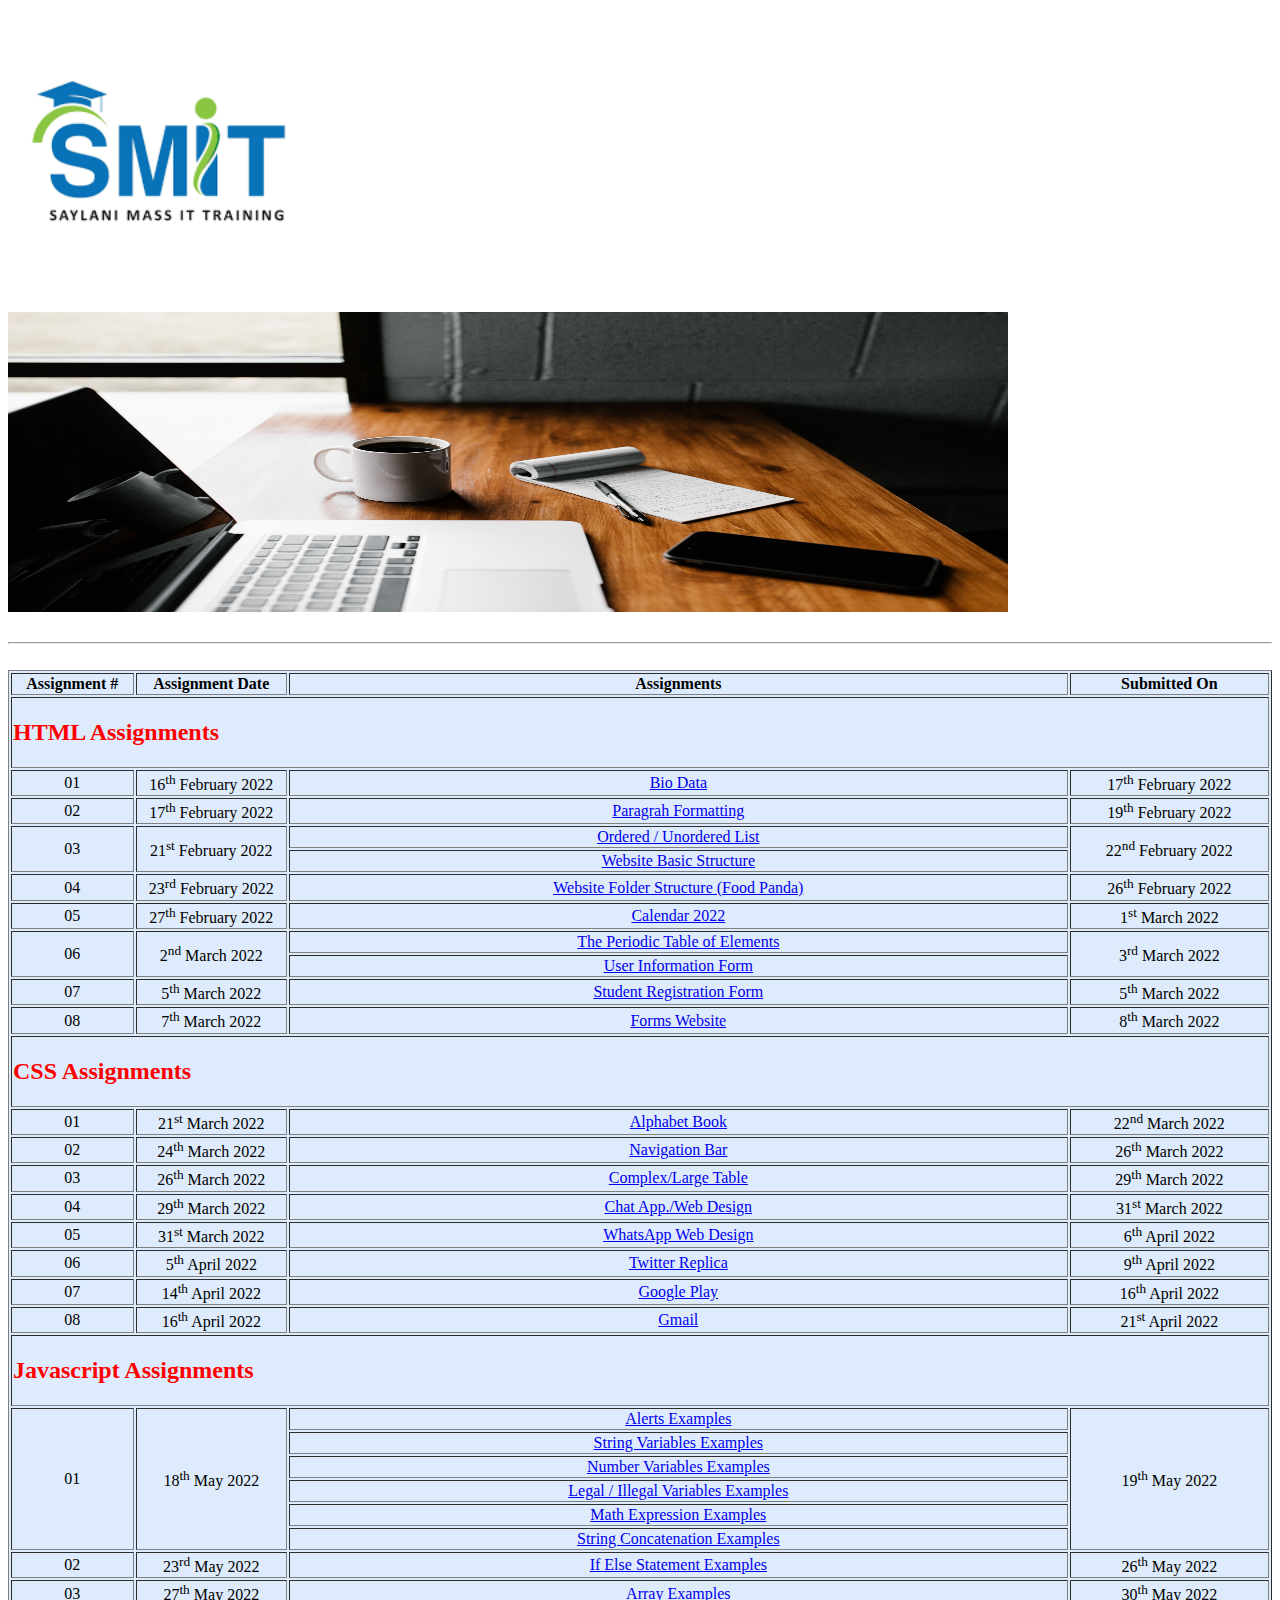
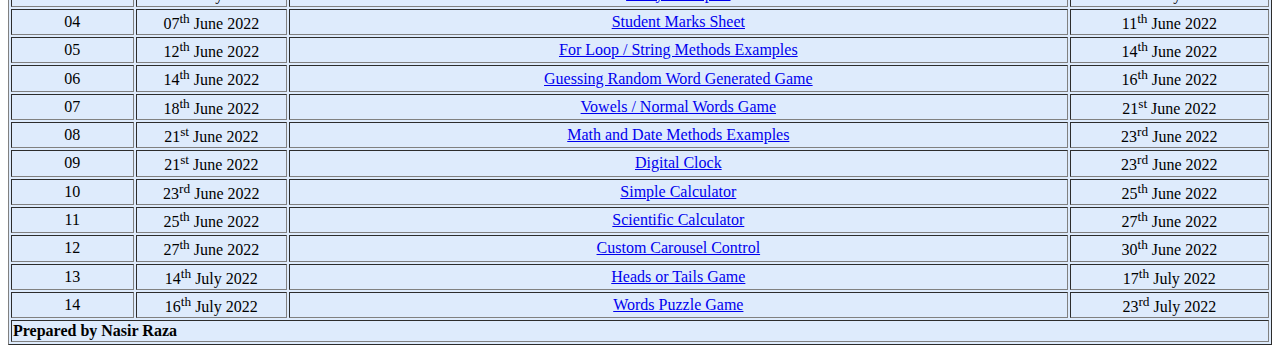
<file: index.html>
<!-- Coded by 
	 Name	: Nasir Raza
	 Roll #	: KH01210813250
-->

<!DOCTYPE HTML>
<html>

<head>
    <title>
        Assignments Home Page
    </title>
</head>

<body>

    <img src="./SMIT-logo.png" alt="SMIT logo" title="SMIT logo" height="300" />
    <img src="./Assignment.jpg" alt="Assignment" title="Assignment" width="1000" height="300" />
    <br />
    <br />
    <hr />
    <br />
    <table border="1" bgcolor="#deebfc" style="text-align: center;">
        <thead>
            <tr>

                <th width="120">Assignment #</th>
                <th width="150">Assignment Date</th>
                <th width="800">Assignments</th>
                <th width="200">Submitted On</th>
            </tr>
        </thead>
        <tbody>
            <tr>
                <td colspan="4"><h2 style="text-align: left; color:red;">HTML Assignments</h2></td>
            </tr>
            <tr>
                <td>01</td>
                <td>16<sup>th</sup> February 2022</td>
                <td><a href="./Assignment-1/Assignment-1.html" target="_blank">Bio Data</a></td>
                <td>17<sup>th</sup> February 2022</td>
            </tr>
            <tr>
                <td>02</td>
                <td>17<sup>th</sup> February 2022</td>
                <td><a href="./Assignment-2/Assignment-2.html" target="_blank">Paragrah Formatting</a></td>
                <td>19<sup>th</sup> February 2022</td>
            </tr>

            <tr>
                <td rowspan="2">03</td>
                <td rowspan="2">21<sup>st</sup> February 2022</td>
                <td><a href="./Assignment-3/Assignment-3a.html" target="_blank">Ordered / Unordered List</a></td>
                <td rowspan="2">22<sup>nd</sup> February 2022</td>
            </tr>

            <tr>
                <td><a href="./Assignment-3/index.html" target="_blank">Website Basic Structure</a></td>
            </tr>

            <tr>
                <td>04</td>
                <td>23<sup>rd</sup> February 2022</td>
                <td><a href="./Assignment-4/Food Panda/index.html" target="_blank">Website Folder Structure (Food
                        Panda)</a></td>
                <td>26<sup>th</sup> February 2022</td>
            </tr>

            <tr>
                <td>05</td>
                <td>27<sup>th</sup> February 2022</td>
                <td><a href="./Assignment-5/calendar.html" target="_blank">Calendar 2022</a></td>
                <td>1<sup>st</sup> March 2022</td>
            </tr>
            <tr>
                <td rowspan="2">06</td>
                <td rowspan="2">2<sup>nd</sup> March 2022</td>
                <td><a href="./Assignment-6/periodictable.html" target="_blank">The Periodic Table of Elements</a></td>
                <td rowspan="2">3<sup>rd</sup> March 2022</td>
            </tr>
            <tr>
                <td><a href="./Assignment-6/userinfoform.html" target="_blank">User Information Form</a></td>
            </tr>
            <tr>
                <td>07</td>
                <td>5<sup>th</sup> March 2022</td>
                <td><a href="./Assignment-7/studentreg.html" target="_blank">Student Registration Form</a></td>
                <td>5<sup>th</sup> March 2022</td>
            </tr>
            <tr>
                <td>08</td>
                <td>7<sup>th</sup> March 2022</td>
                <td><a href="./Assignment-8/index.html" target="_blank">Forms Website</a></td>
                <td>8<sup>th</sup> March 2022</td>
            </tr>
            <tr>
                <td colspan="4"><h2 style="text-align: left; color:red;">CSS Assignments</h2></td>
            </tr>
            <tr>
                <td>01</td>
                <td>21<sup>st</sup> March 2022</td>
                <td><a href="./CSS/Assignment-2/index.html" target="_blank">Alphabet Book</a></td>
                <td>22<sup>nd</sup> March 2022</td>
            </tr>
            <tr>
                <td>02</td>
                <td>24<sup>th</sup> March 2022</td>
                <td><a href="./CSS/Assignment-3/index.html" target="_blank">Navigation Bar</a></td>
                <td>26<sup>th</sup> March 2022</td>
            </tr>
            <tr>
                <td>03</td>
                <td>26<sup>th</sup> March 2022</td>
                <td><a href="./CSS/Assignment-4/index.html" target="_blank">Complex/Large Table</a></td>
                <td>29<sup>th</sup> March 2022</td>
            </tr>
            <tr>
                <td>04</td>
                <td>29<sup>th</sup> March 2022</td>
                <td><a href="./CSS/Assignment-5/index.html" target="_blank">Chat App./Web Design</a></td>
                <td>31<sup>st</sup> March 2022</td>
            </tr>
            <tr>
                <td>05</td>
                <td>31<sup>st</sup> March 2022</td>
                <td><a href="./CSS/Assignment-7/index.html" target="_blank">WhatsApp Web Design</a></td>
                <td>6<sup>th</sup> April 2022</td>
            </tr>
            <tr>
                <td>06</td>
                <td>5<sup>th</sup> April 2022</td>
                <td><a href="./CSS/Assignment-6/index.html" target="_blank">Twitter Replica</a></td>
                <td>9<sup>th</sup> April 2022</td>
            </tr>
            <tr>
                <td>07</td>
                <td>14<sup>th</sup> April 2022</td>
                <td><a href="./CSS/Assignment-8/index.html" target="_blank">Google Play</a></td>
                <td>16<sup>th</sup> April 2022</td>
            </tr>
            <tr>
                <td>08</td>
                <td>16<sup>th</sup> April 2022</td>
                <td><a href="./CSS/Assignment-9/index.html" target="_blank">Gmail</a></td>
                <td>21<sup>st</sup> April 2022</td>
            </tr>
			<tr>
                <td colspan="4"><h2 style="text-align: left; color:red;">Javascript Assignments</h2></td>
            </tr>
            <tr>
                <td rowspan="6">01</td>
                <td rowspan="6">18<sup>th</sup> May 2022</td>
                <td><a href="./JS/Assignment-1/alerts.html" target="_blank">Alerts Examples</a></td>
                <td rowspan="6">19<sup>th</sup> May 2022</td>
            </tr>
            <tr>
                <td><a href="./JS/Assignment-1/stringVariables.html" target="_blank">String Variables Examples</a></td>
            </tr>
            <tr>
                <td><a href="./JS/Assignment-1/numberVariables.html" target="_blank">Number Variables Examples</a></td>
            </tr>
            <tr>
                <td><a href="./JS/Assignment-1/illegalLegalVariableName.html" target="_blank">Legal / Illegal Variables Examples</a></td>
            </tr>
            <tr>
                 <td><a href="./JS/Assignment-1/mathExpression.html" target="_blank">Math Expression Examples</a></td>
            </tr>
            <tr>
                <td><a href="./JS/Assignment-1/concatenateStrings.html" target="_blank">String Concatenation Examples</a></td>
            </tr>
            <tr>
                <td>02</td>
                <td>23<sup>rd</sup> May 2022</td>
                <td><a href="./JS/Assignment-2/index.html" target="_blank">If Else Statement Examples</a></td>
                <td>26<sup>th</sup> May 2022</td>
            </tr>
            <tr>
                <td>03</td>
                <td>27<sup>th</sup> May 2022</td>
                <td><a href="./JS/Assignment-3/index.html" target="_blank">Array Examples</a></td>
                <td>30<sup>th</sup> May 2022</td>
            </tr>
            <tr>
                <td>04</td>
                <td>07<sup>th</sup> June 2022</td>
                <td><a href="./JS/Assignment-4/index.html" target="_blank">Student Marks Sheet</a></td>
                <td>11<sup>th</sup> June 2022</td>
            </tr>
            <tr>
                <td>05</td>
                <td>12<sup>th</sup> June 2022</td>
                <td><a href="./JS/Assignment-5/index.html" target="_blank">For Loop / String Methods Examples</a></td>
                <td>14<sup>th</sup> June 2022</td>
            </tr>
            <tr>
                <td>06</td>
                <td>14<sup>th</sup> June 2022</td>
                <td><a href="./JS/Assignment-6/index.html" target="_blank">Guessing Random Word Generated Game</a></td>
                <td>16<sup>th</sup> June 2022</td>
            </tr>
            <tr>
                <td>07</td>
                <td>18<sup>th</sup> June 2022</td>
                <td><a href="./JS/Assignment-7/index.html" target="_blank">Vowels / Normal Words Game</a></td>
                <td>21<sup>st</sup> June 2022</td>
            </tr>
            <tr>
                <td>08</td>
                <td>21<sup>st</sup> June 2022</td>
                <td><a href="./JS/Assignment-8/index.html" target="_blank">Math and Date Methods Examples</a></td>
                <td>23<sup>rd</sup> June 2022</td>
            </tr>
            <tr>
                <td>09</td>
                <td>21<sup>st</sup> June 2022</td>
                <td><a href="./JS/Assignment-9/index.html" target="_blank">Digital Clock</a></td>
                <td>23<sup>rd</sup> June 2022</td>
            </tr>

            


            <tr>
                <td>10</td>
                <td>23<sup>rd</sup> June 2022</td>
                <td><a href="./JS/Assignment-10/index.html" target="_blank">Simple Calculator</a></td>
                <td>25<sup>th</sup> June 2022</td>
            </tr>



            <tr>
                <td>11</td>
                <td>25<sup>th</sup> June 2022</td>
                <td><a href="./JS/Assignment-11/index.html" target="_blank">Scientific Calculator</a></td>
                <td>27<sup>th</sup> June 2022</td>
            </tr>


            <tr>
                <td>12</td>
                <td>27<sup>th</sup> June 2022</td>
                <td><a href="./JS/Assignment-12/index.html" target="_blank">Custom Carousel Control</a></td>
                <td>30<sup>th</sup> June 2022</td>
            </tr>


            <tr>
                <td>13</td>
                <td>14<sup>th</sup> July 2022</td>
                <td><a href="./JS/Assignment-13/index.html" target="_blank">Heads or Tails Game</a></td>
                <td>17<sup>th</sup> July 2022</td>
            </tr>


            <tr>
                <td>14</td>
                <td>16<sup>th</sup> July 2022</td>
                <td><a href="./JS/Assignment-14/index.html" target="_blank">Words Puzzle Game</a></td>
                <td>23<sup>rd</sup> July 2022</td>
            </tr>
        </tbody>
        <tfoot>
            <tr>
                <th colspan="4" style="text-align: left;">Prepared by Nasir Raza</th>
            </tr>
        </tfoot>
    </table>
</body>
</html>
</file>
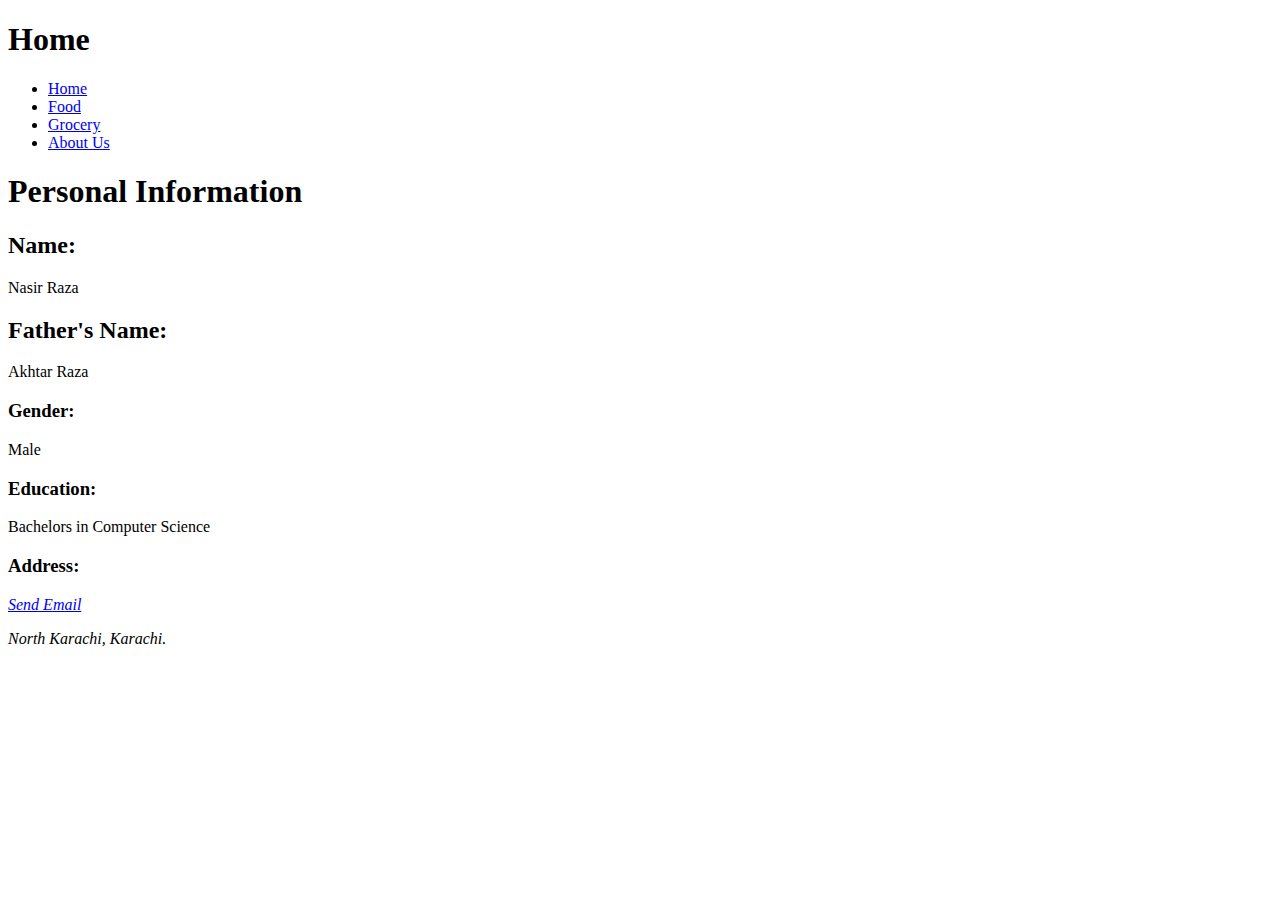
<file: Assignment-3/index.html>
<!-- Coded by 
	 Name	: Nasir Raza
	 Roll #	: KH01210813250
-->

<!DOCTYPE HTML>
<html>
	<head>
		<title>
			Web Home Page
		</title>
	</head>
	<body>
	
	
		<h1>Home</h1>
			<ul>
				<li><a href="index.html">Home</a></li>
				<li><a href="food.html">Food</a></li>
				<li><a href="grocery.html">Grocery</a></li>
				<li><a href="about.html">About Us</a></li>
			</ul>
		
		<h1>Personal Information</h1>
		
		<h2>Name:</h2>
		<p>Nasir Raza</p>
		
		<h2>Father's Name:</h2>
		<p>Akhtar Raza</p>
		
		<h3>Gender:</h2>
		<p>Male</p>
		
		<h3>Education:</h2>
		<p>Bachelors in Computer Science</p>
		
		<h3>Address:</h2>
		<address>
			<p><a href="mailto:send2raza@gmail.com">Send Email</a></p>
			<p>North Karachi, Karachi.</p>
		</address>
	</body>
</html>
</file>
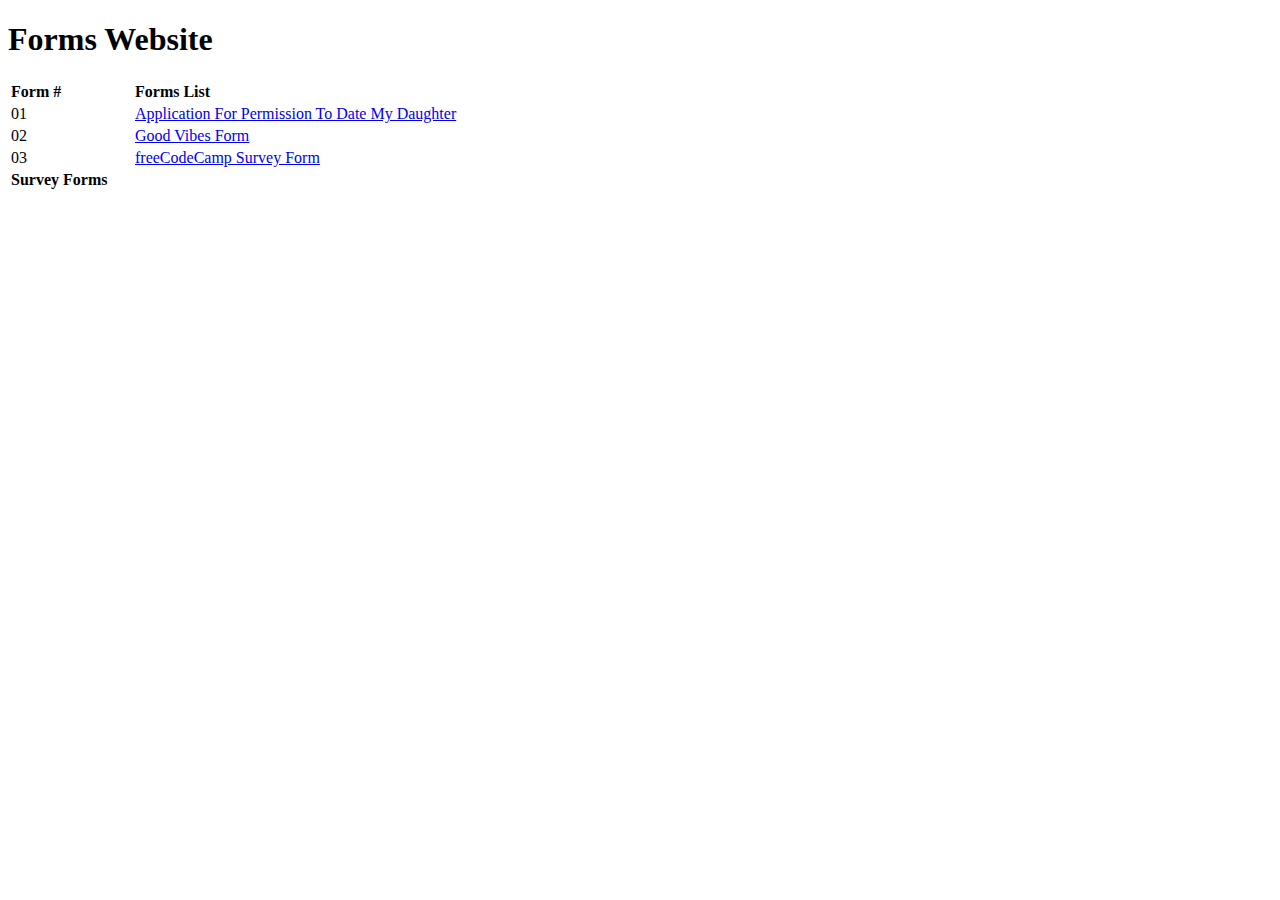
<file: Assignment-8/index.html>
<!-- Coded by 
	 Name	: Nasir Raza
	 Roll #	: KH01210813250
-->

<!DOCTYPE HTML>
<html>

<head>
    <title>
        Forms Website Home Page
    </title>
</head>

<body>

    <h1>Forms Website</h1>
    
    <table style="text-align: left;">
        <thead>
            <tr>

                <th width="120">Form #</th>
                <th width="650">Forms List</th>
            </tr>
        </thead>
        <tbody>
            <tr>
                <td>01</td>
                <td><a href="./appformptdmd.html" target="_blank">Application For Permission To Date My Daughter</a></td>
            </tr>
            <tr>
                <td>02</td>
                <td><a href="./gvform.html" target="_blank">Good Vibes Form</a></td>
            </tr>

            <tr>
                <td>03</td>
                <td><a href="./fccsform.html" target="_blank">freeCodeCamp Survey Form</a></td>
            </tr>

        </tbody>
        <tfoot>
            <tr>
                <th colspan="2" style="text-align: left;">Survey Forms</th>
            </tr>
        </tfoot>
    </table>
</body>
</html>
</file>
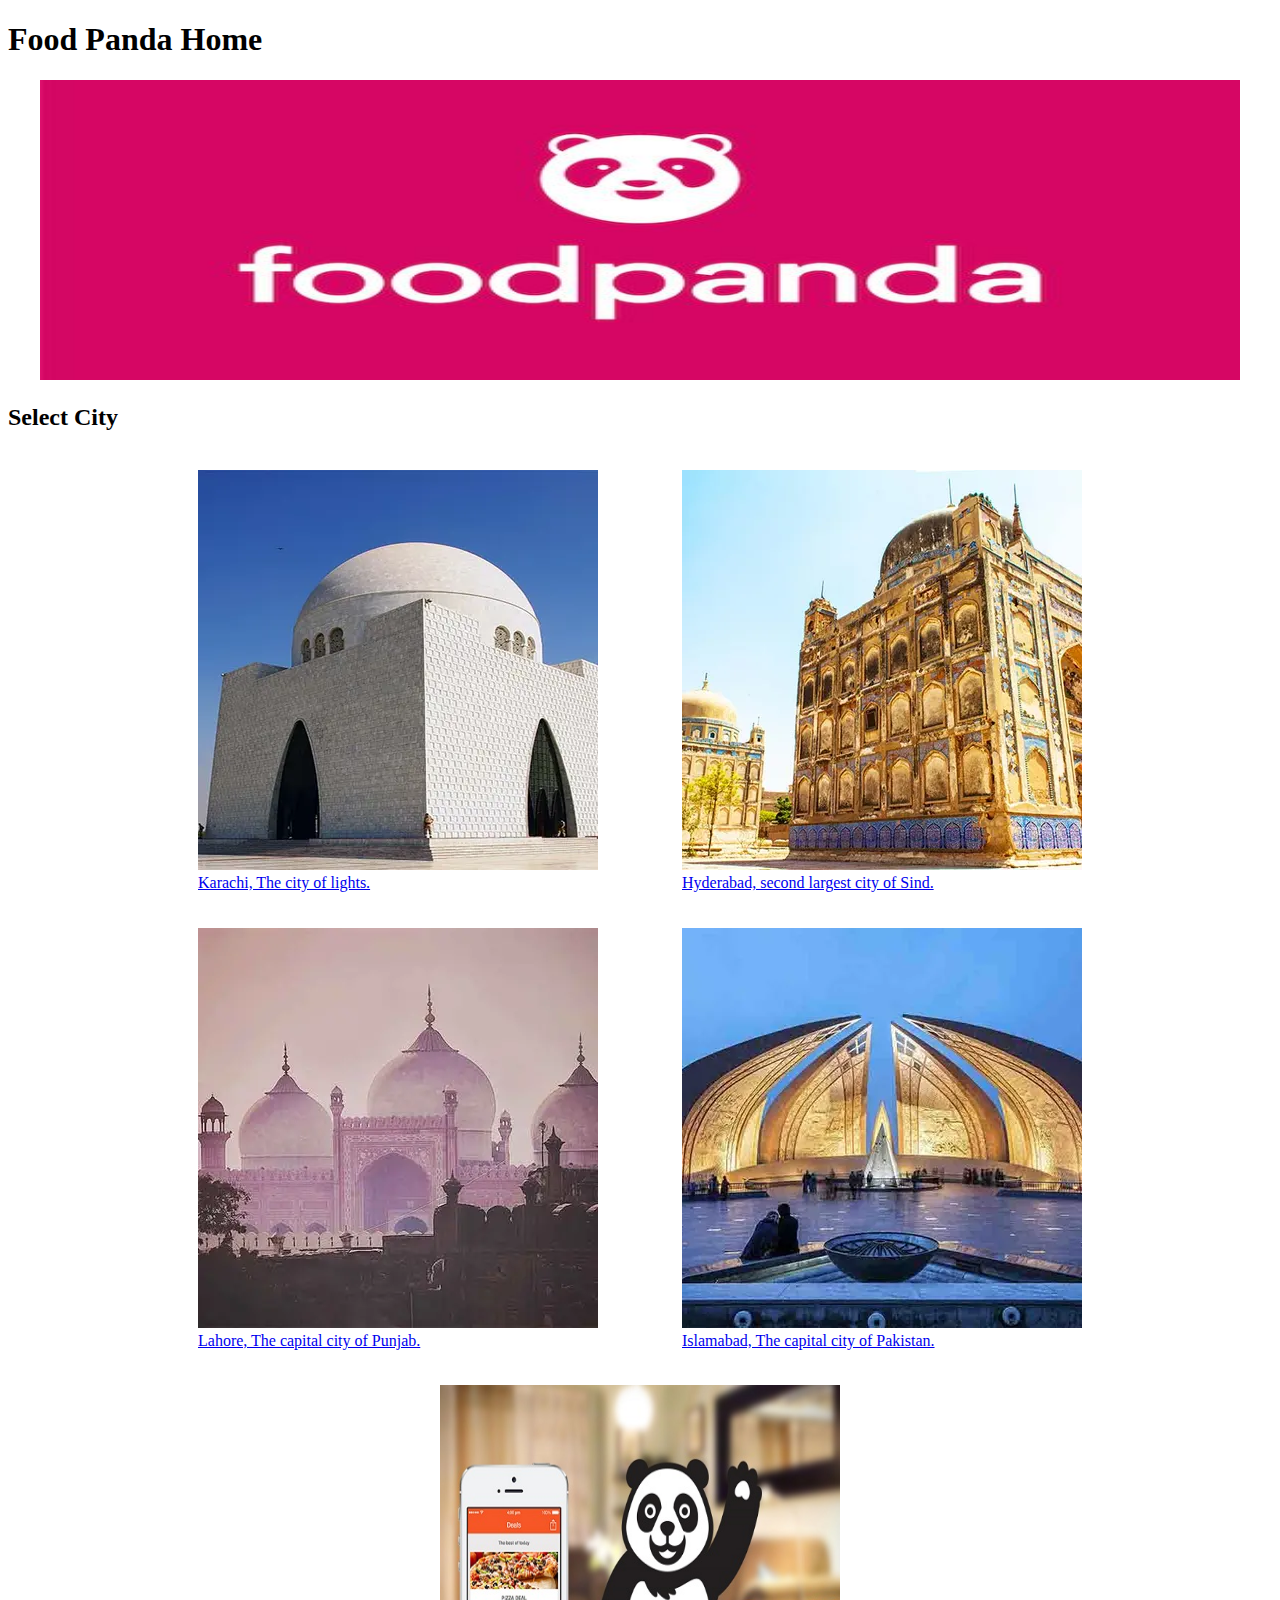
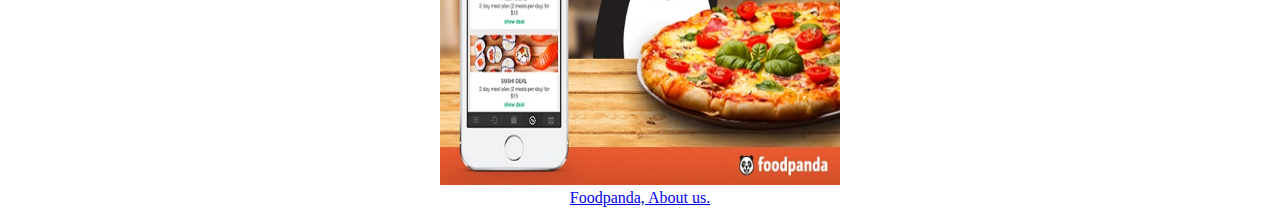
<file: Assignment-4/Food Panda/index.html>
<!-- Coded by 
	 Name	: Nasir Raza
	 Roll #	: KH01210813250
-->

<!DOCTYPE HTML>
<html>

<head>
    <title>
        Food Panda Home Page
    </title>
</head>

<body>

    <h1>Food Panda Home</h1>
    <p align="center">
        <img src="./images/FOODPANDA-UO.jpeg" alt="Foodpanda" , title="Foodpanda" width="1200" height="300">
    </p>
    <h2>Select City</h2>

    <div align="center">
        <table>
            <tr>
                <td>
                    <figure>
                        <a href="./Cities/Karachi/index.html">
                            <img src="./images/Karachi.jpeg" alt="Karachi City" , title="Karachi City" width="400"
                                height="400">
                            <figcaption>Karachi, The city of lights.</figcaption>
                        </a>
                    </figure>
                </td>
                <td>
                    <figure>
                        <a href="./Cities/Hyderabad/index.html">
                            <img src="./images/Hyderabad.jpeg" alt="Hyderabad City" , title="Hyderabad City" width="400"
                                height="400">
                            <figcaption>Hyderabad, second largest city of Sind.</figcaption>
                        </a>
                    </figure>
                </td>
            </tr>

            <tr>
                <td>
                    <figure>
                        <a href="./Cities/Lahore/index.html">
                            <img src="./images/Lahore.jpeg" alt="Lahore City" , title="Lahore City" width="400"
                                height="400">
                            <figcaption>Lahore, The capital city of Punjab.</figcaption>
                        </a>
                    </figure>
                </td>
                <td>
                    <figure>
                        <a href="./Cities/Islamabad/index.html">
                            <img src="./images/Islamabad.jpeg" alt="Islamabad City" , title="Islamabad City" width="400"
                                height="400">
                            <figcaption>Islamabad, The capital city of Pakistan.</figcaption>
                        </a>
                    </figure>
                </td>
            </tr>
        </table>
        <figure>
            <a href="./about.html">
                <img src="./images/FoodPanda banner.jpeg" alt="About us" , title="About us" width="400" height="400">
                <figcaption>Foodpanda, About us.</figcaption>
            </a>
        </figure>

    </div>
</body>

</html>
</file>
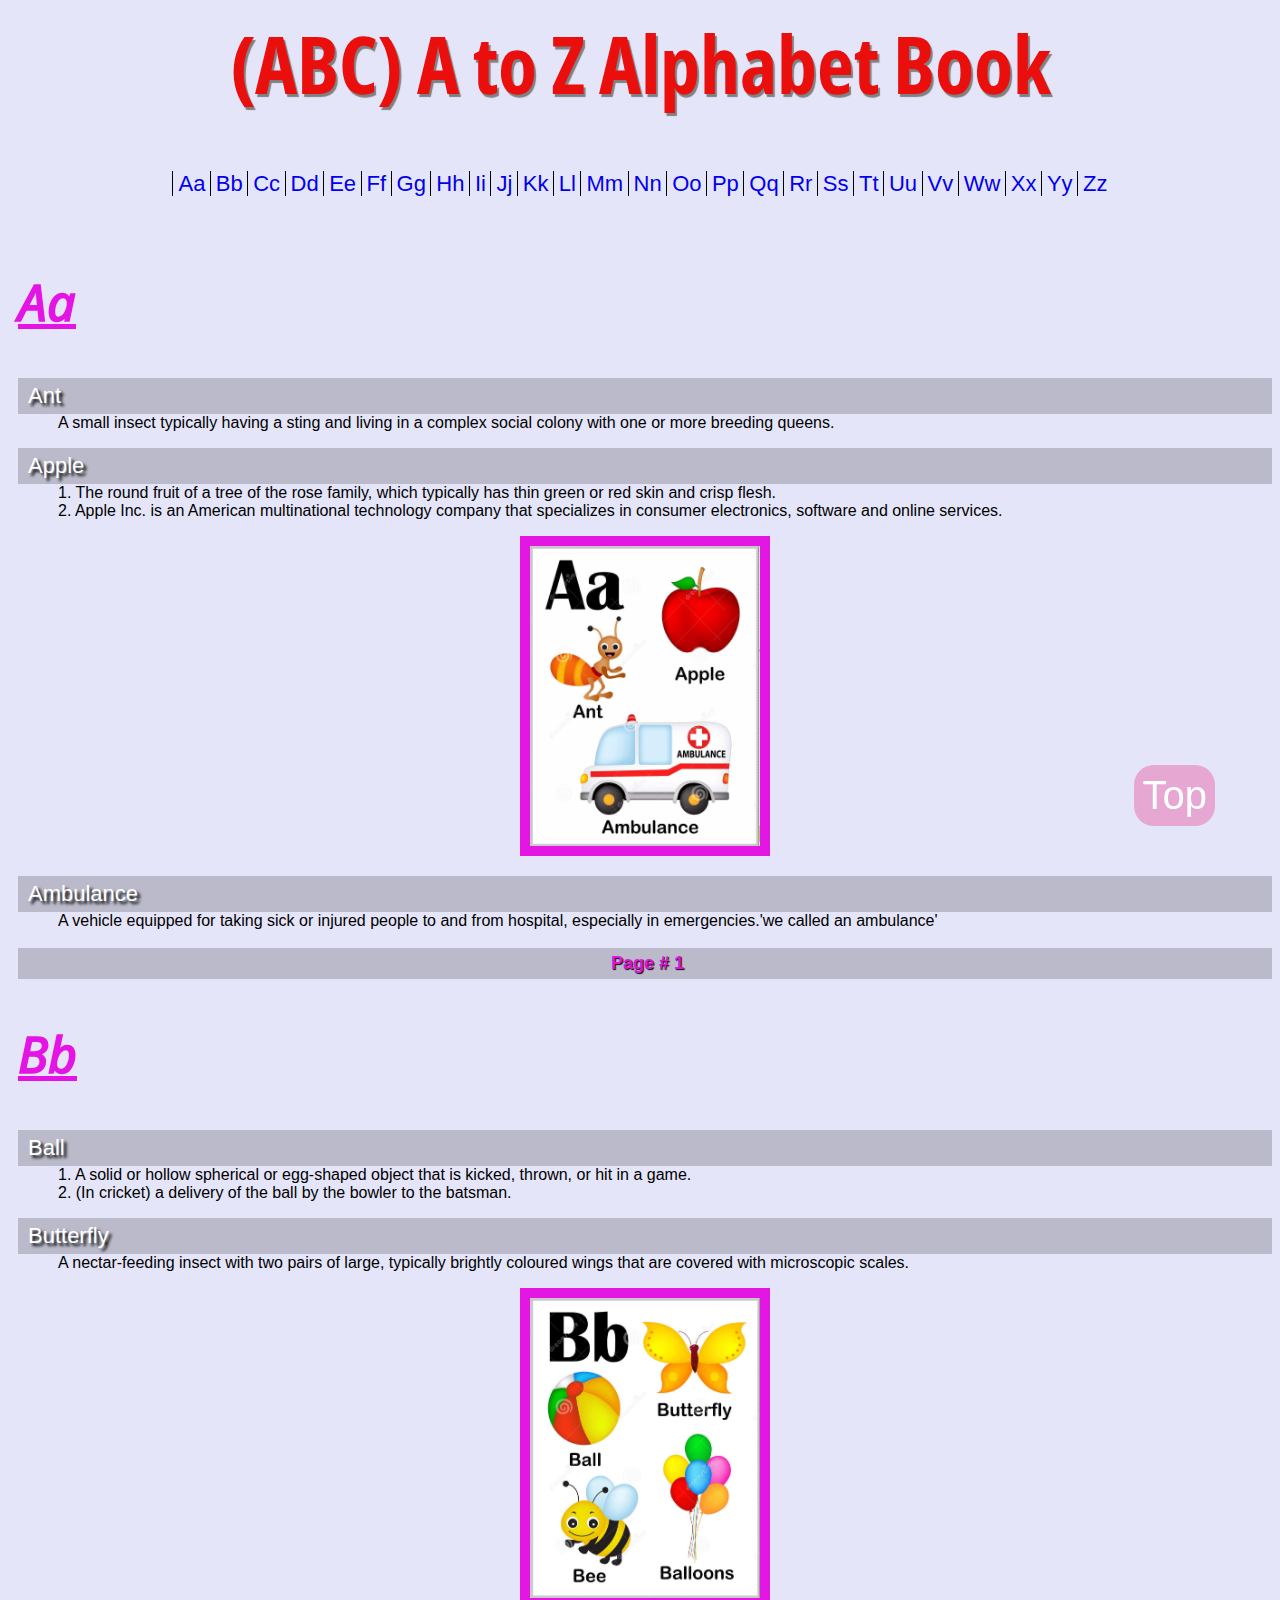
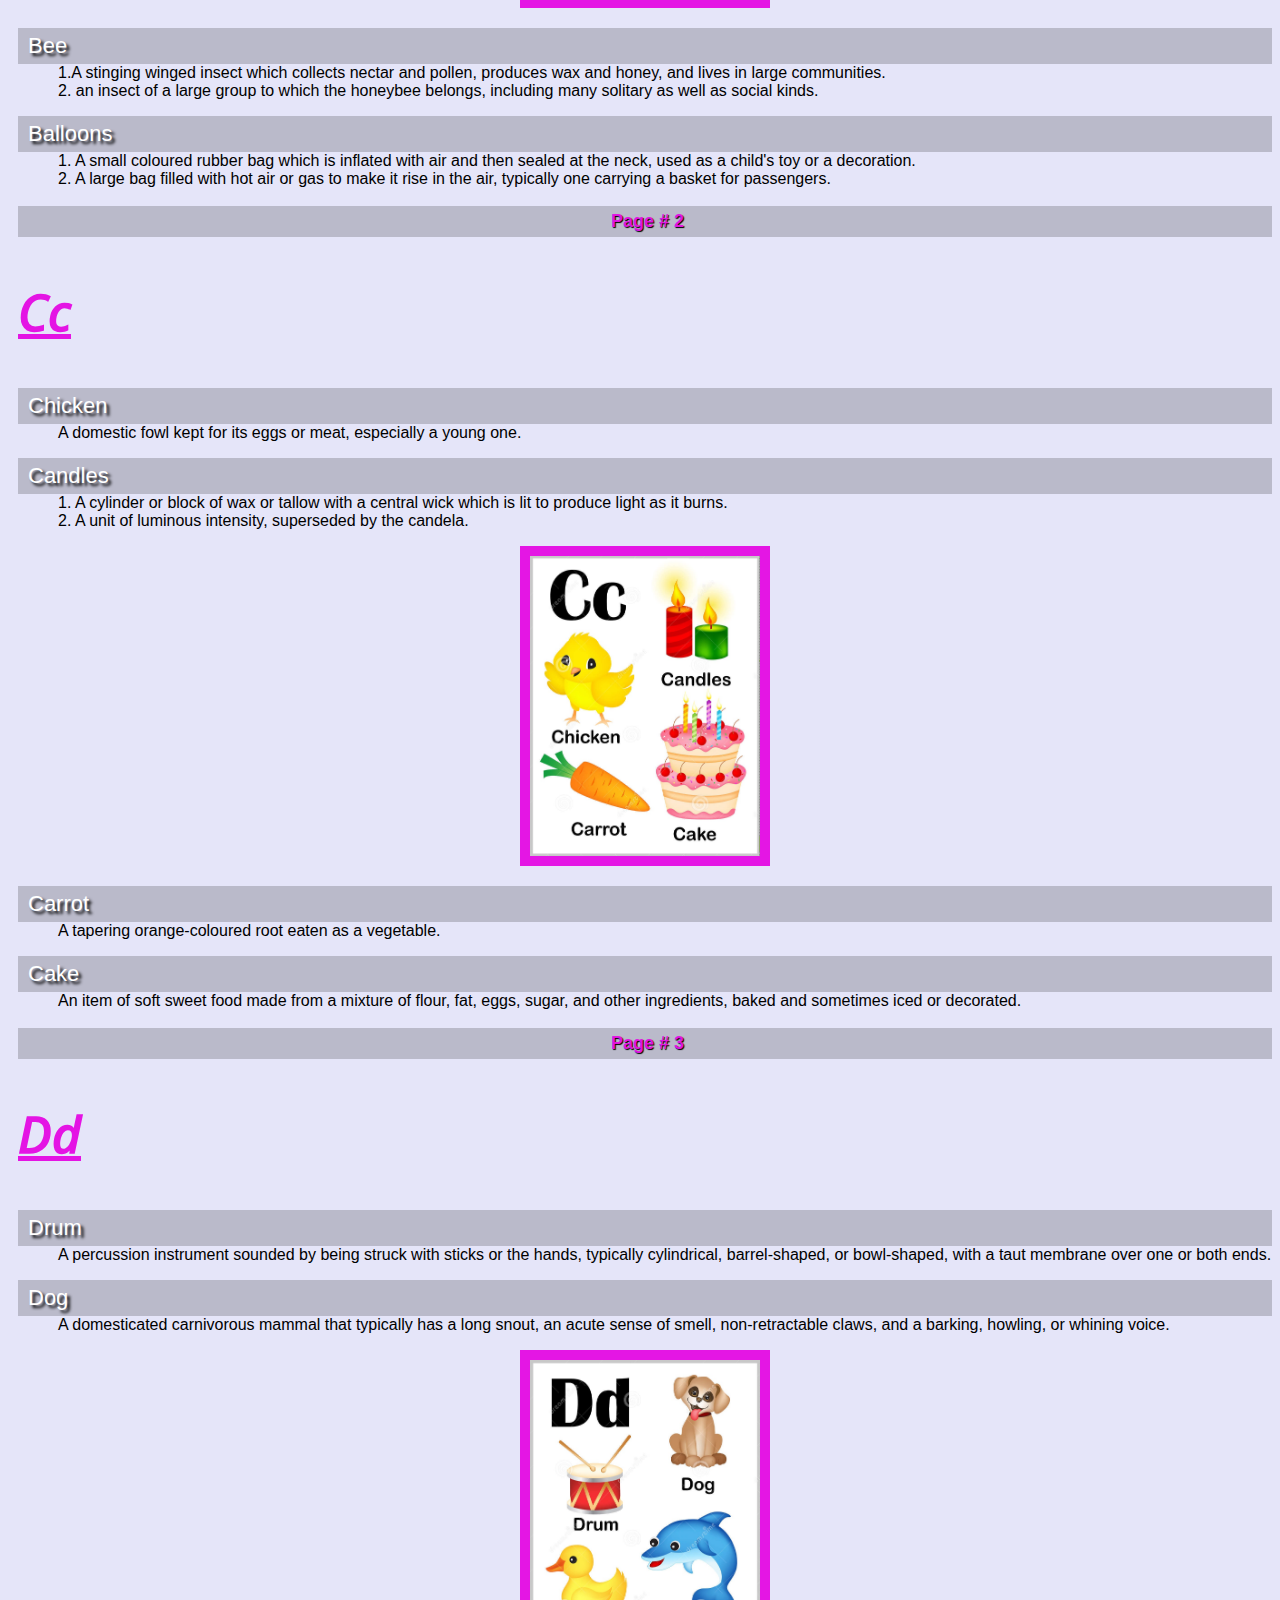
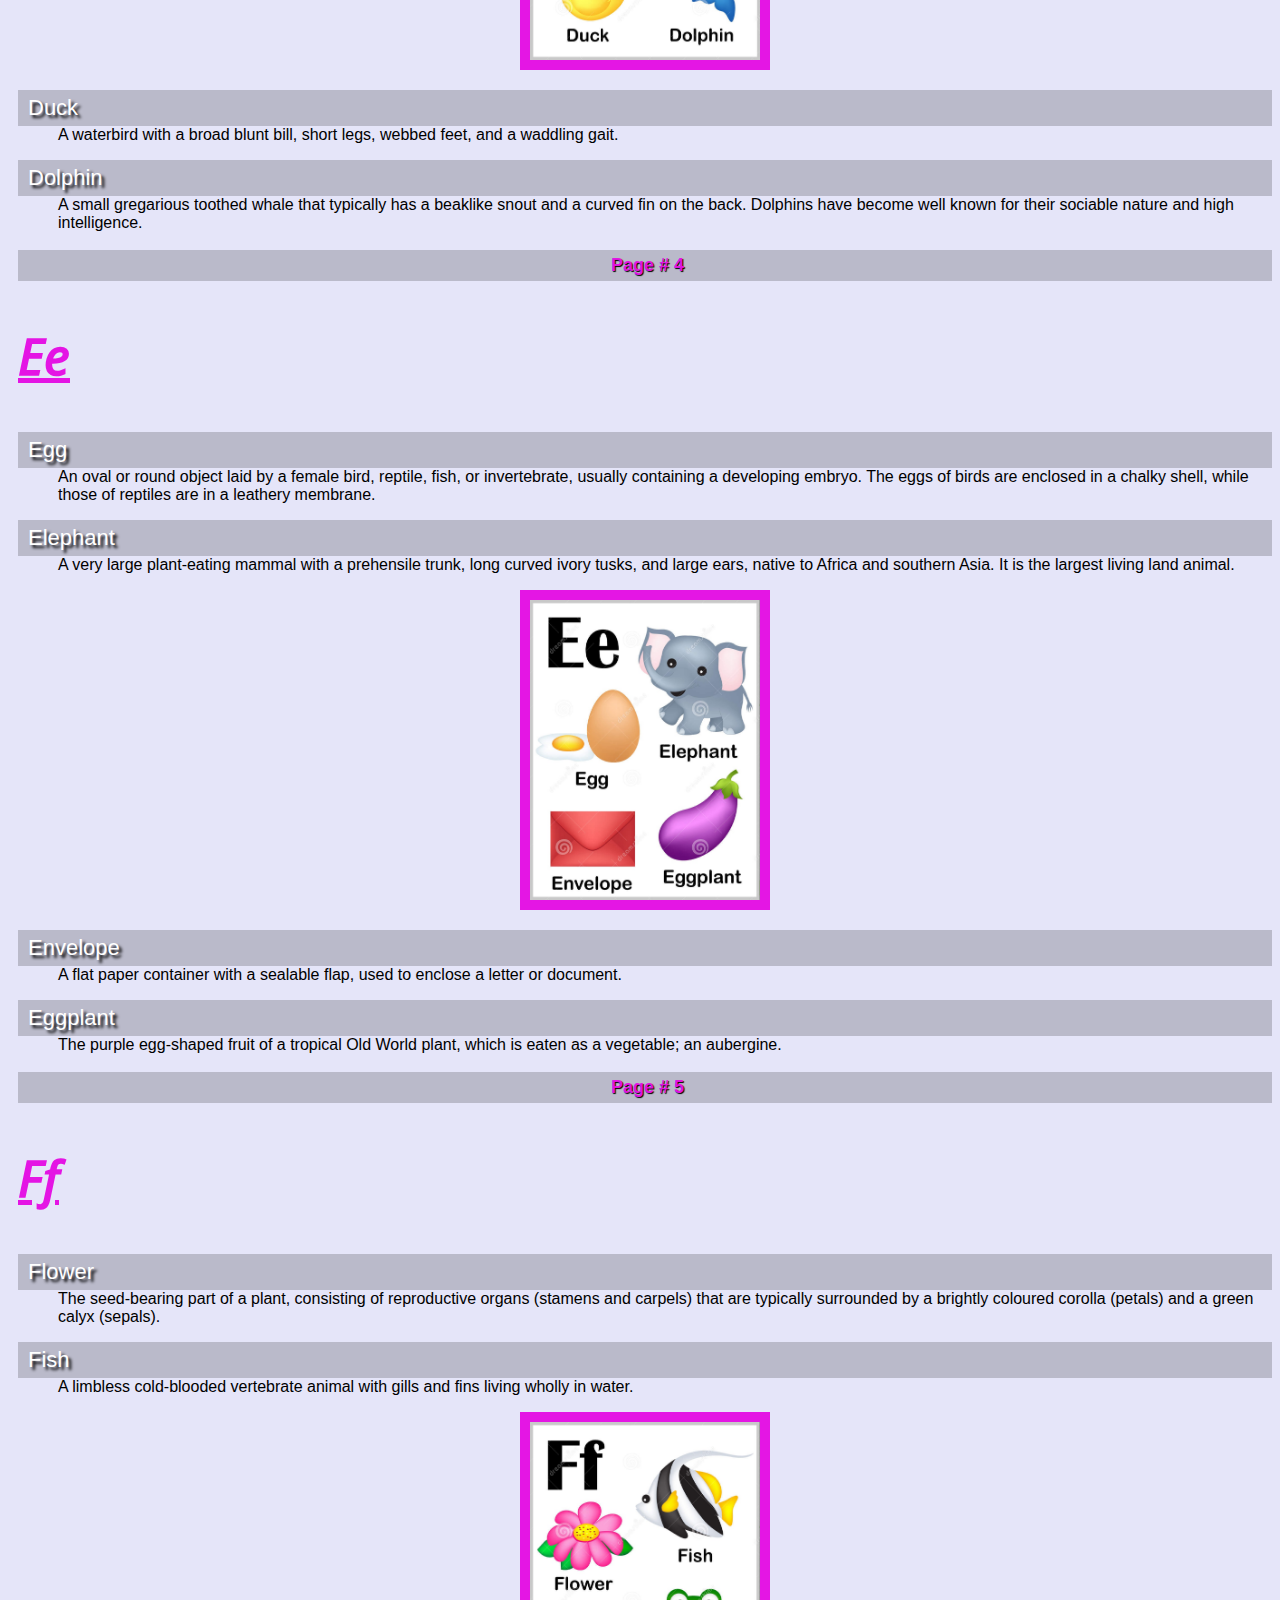
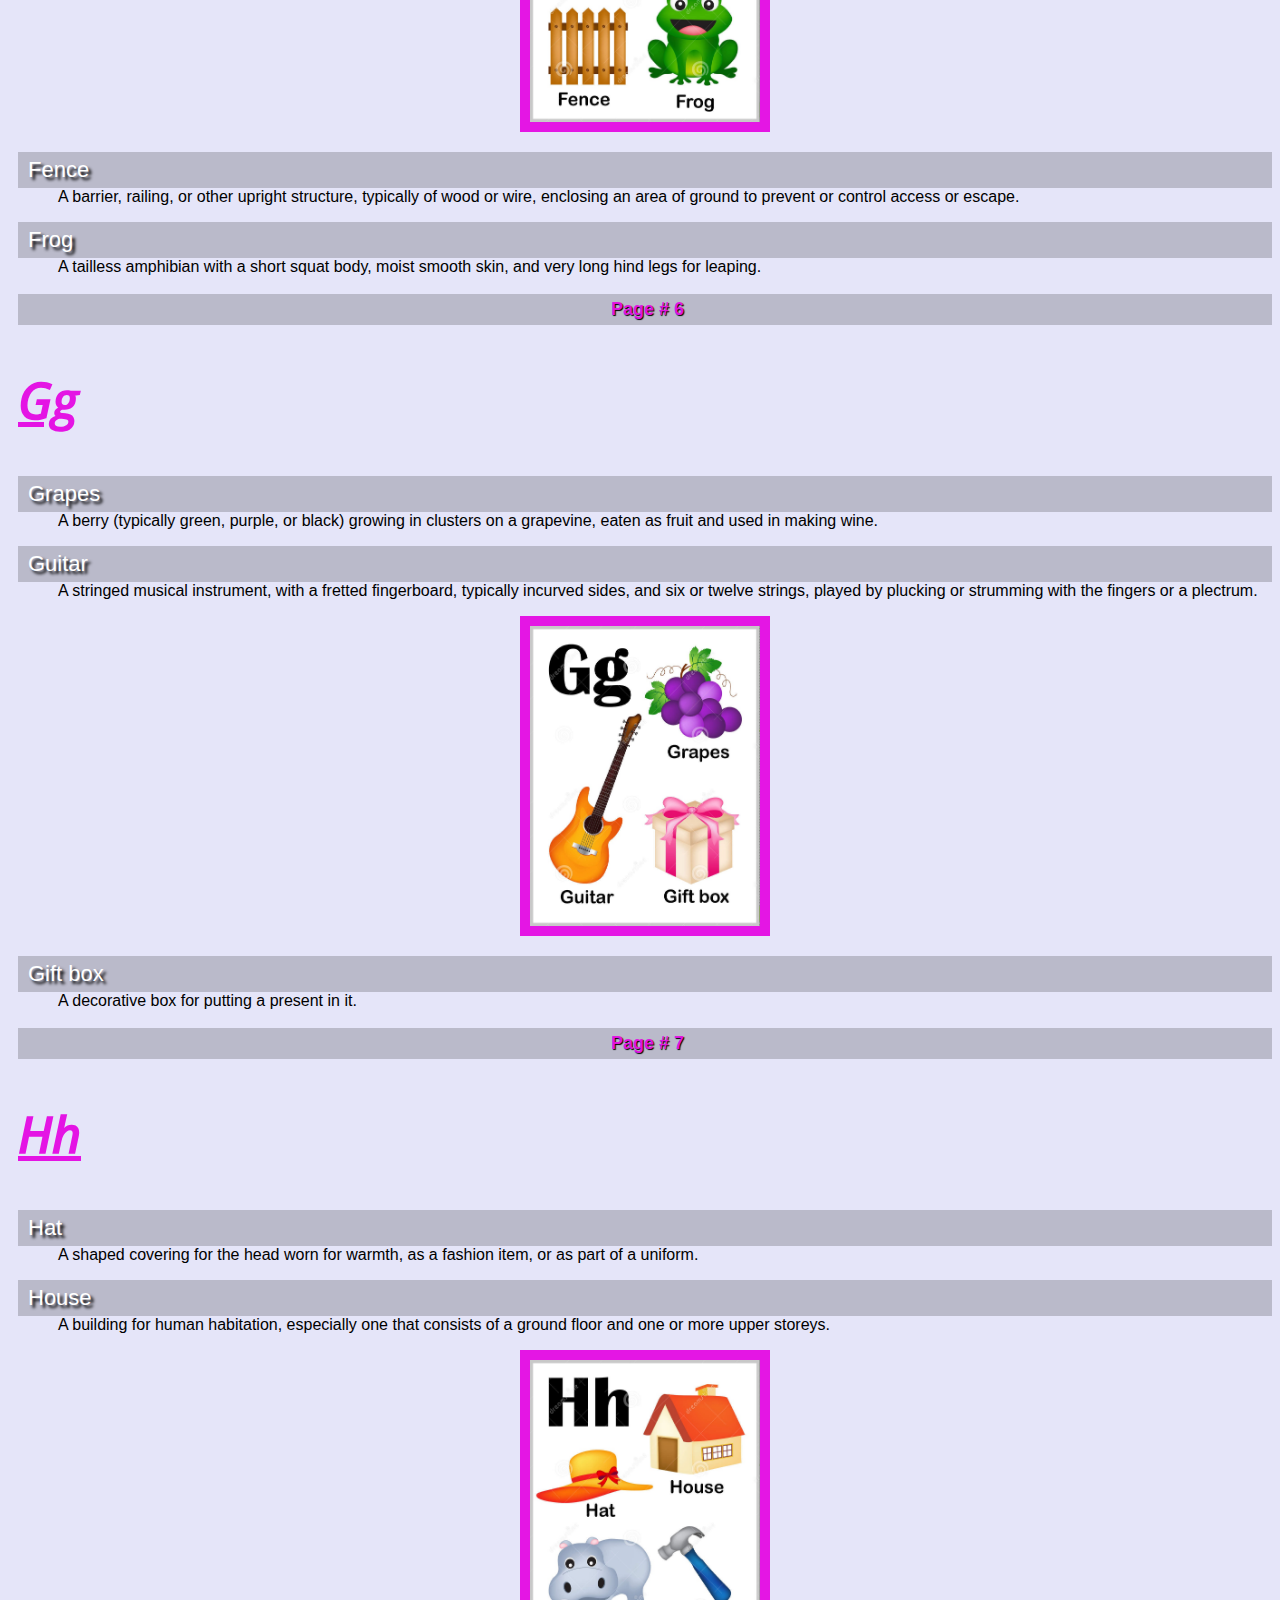
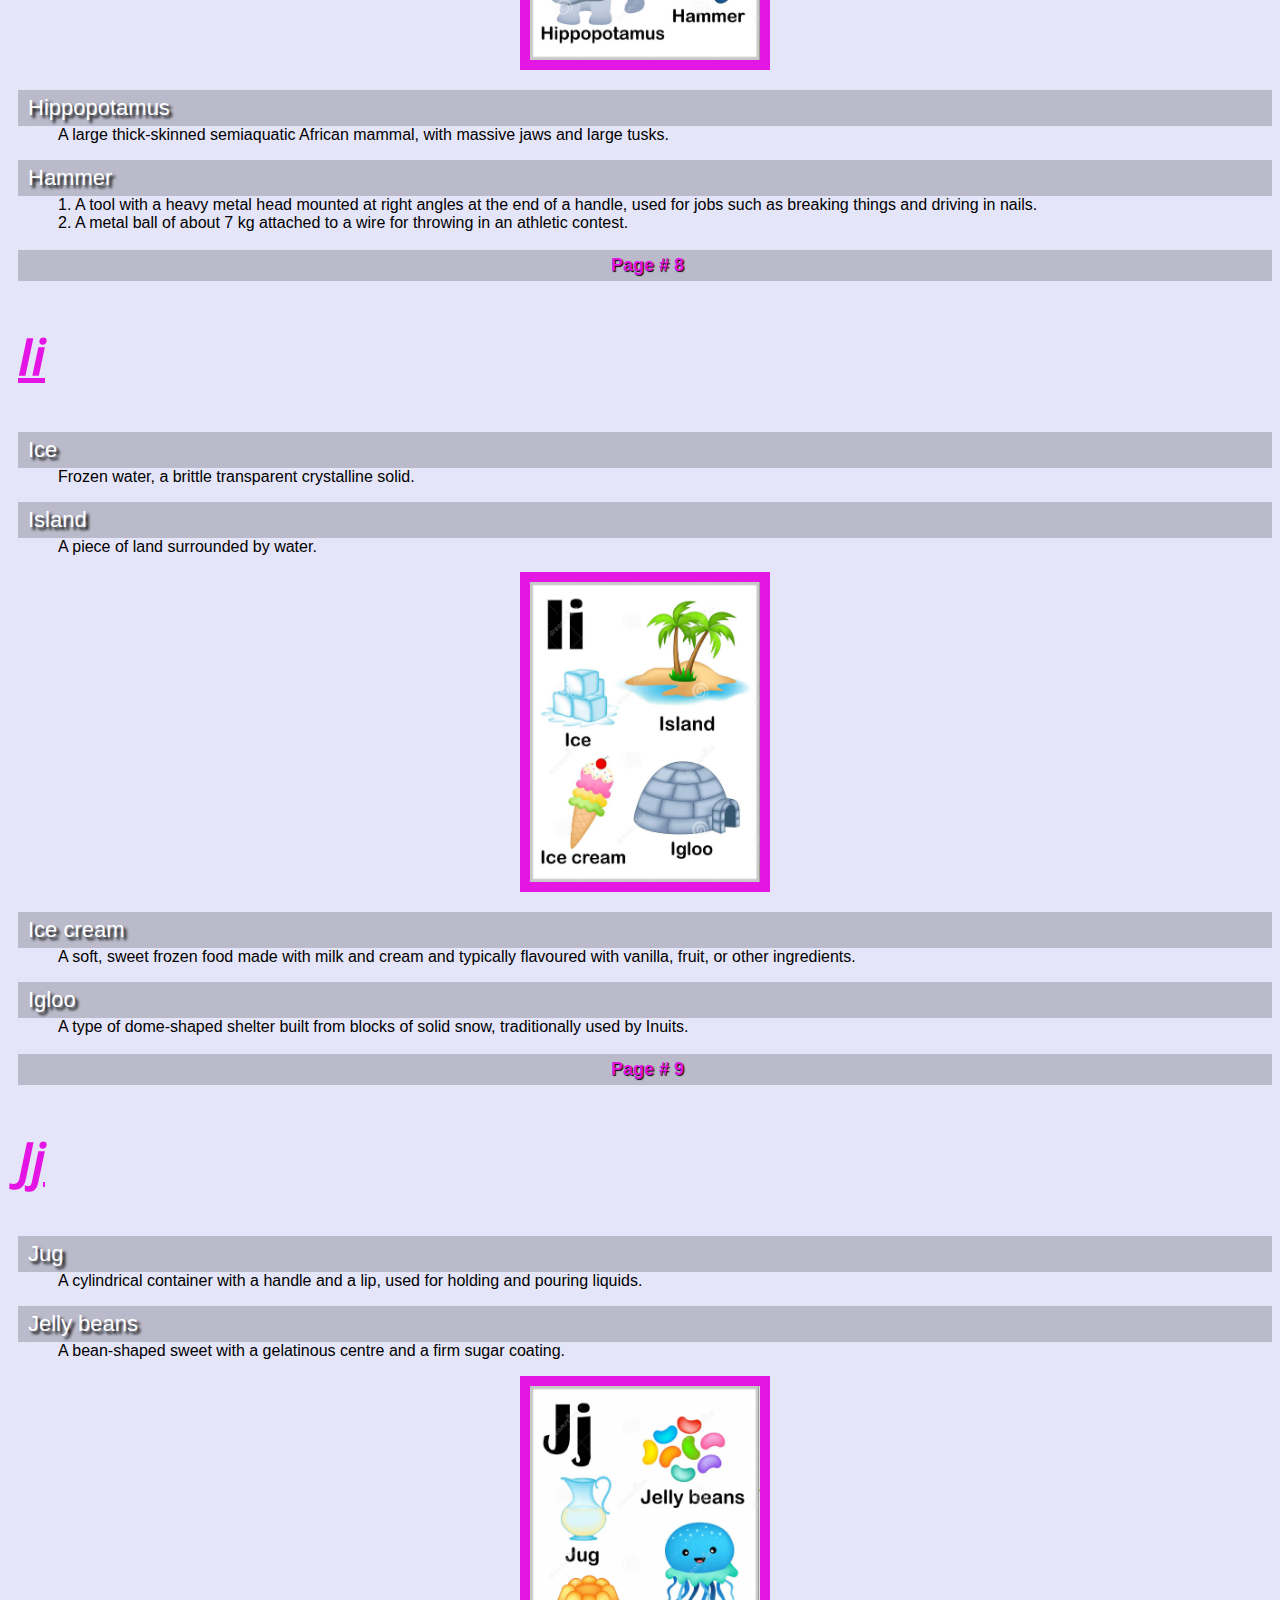
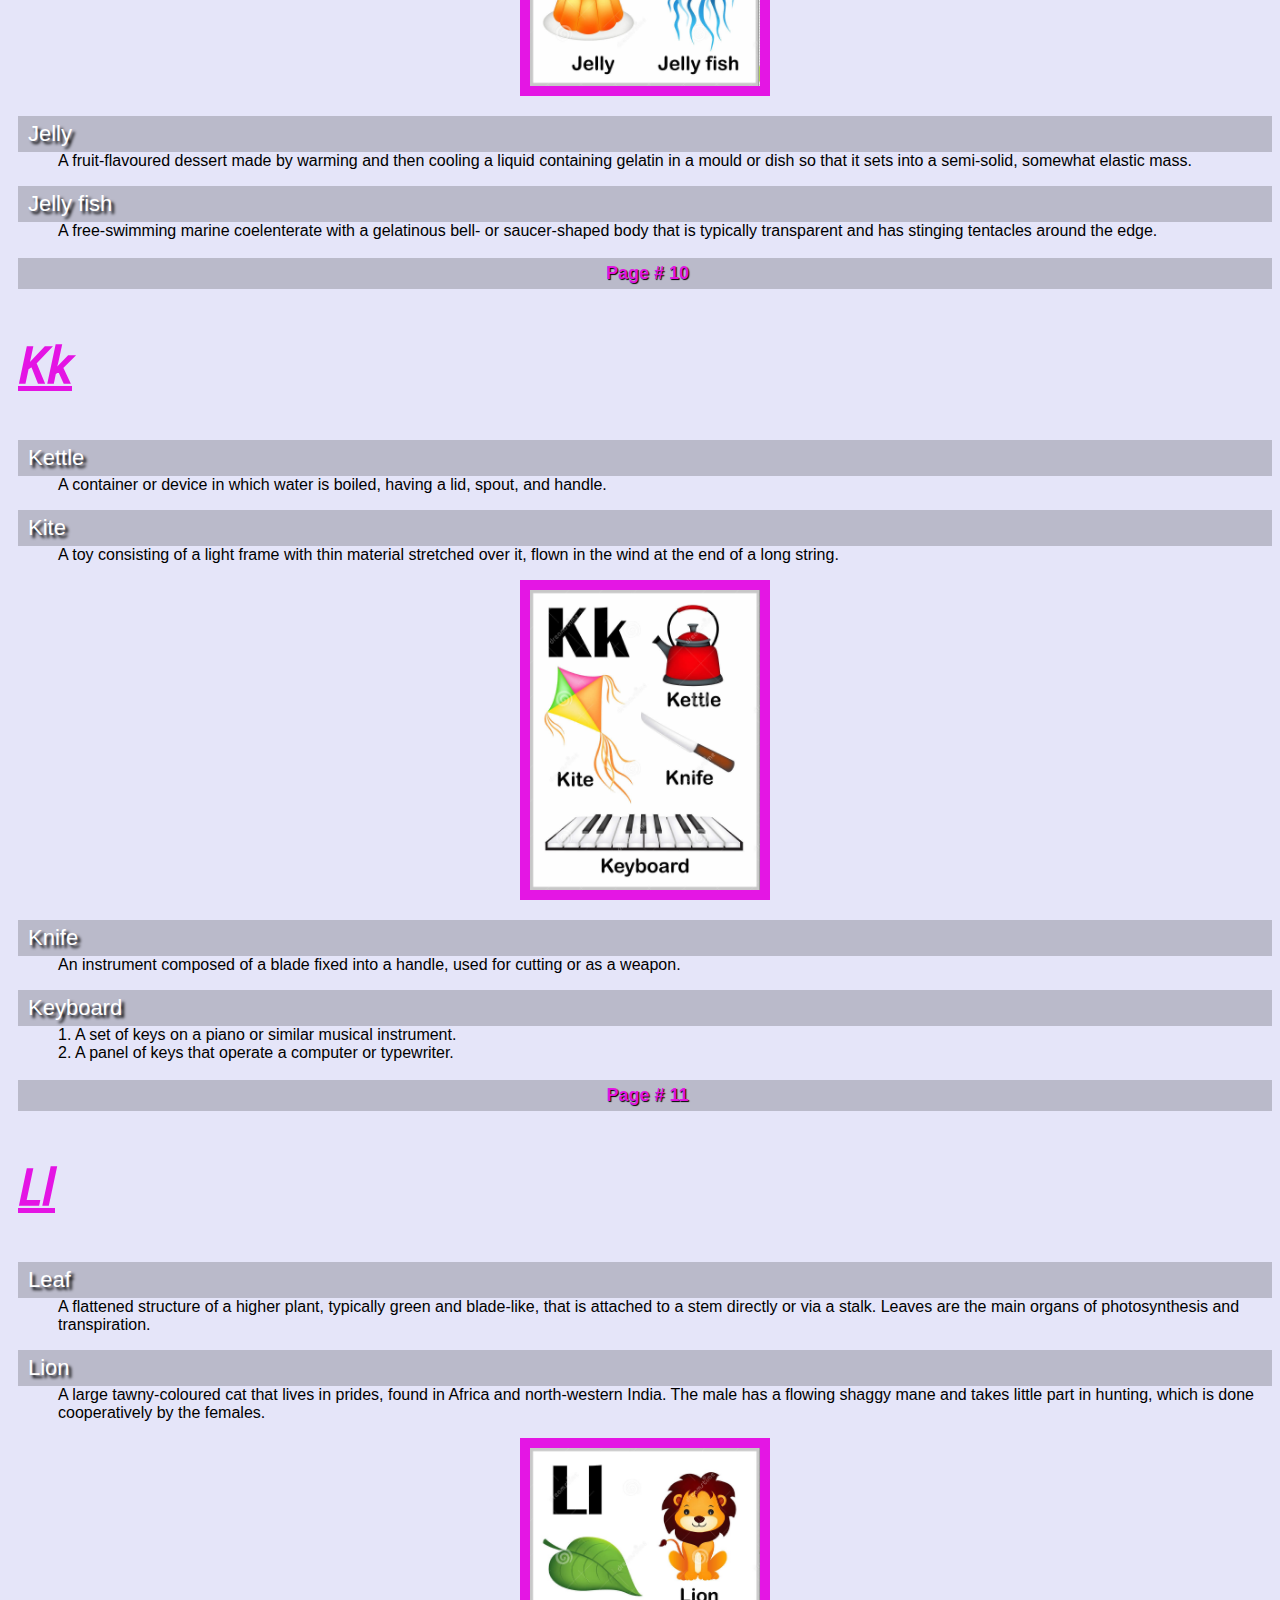
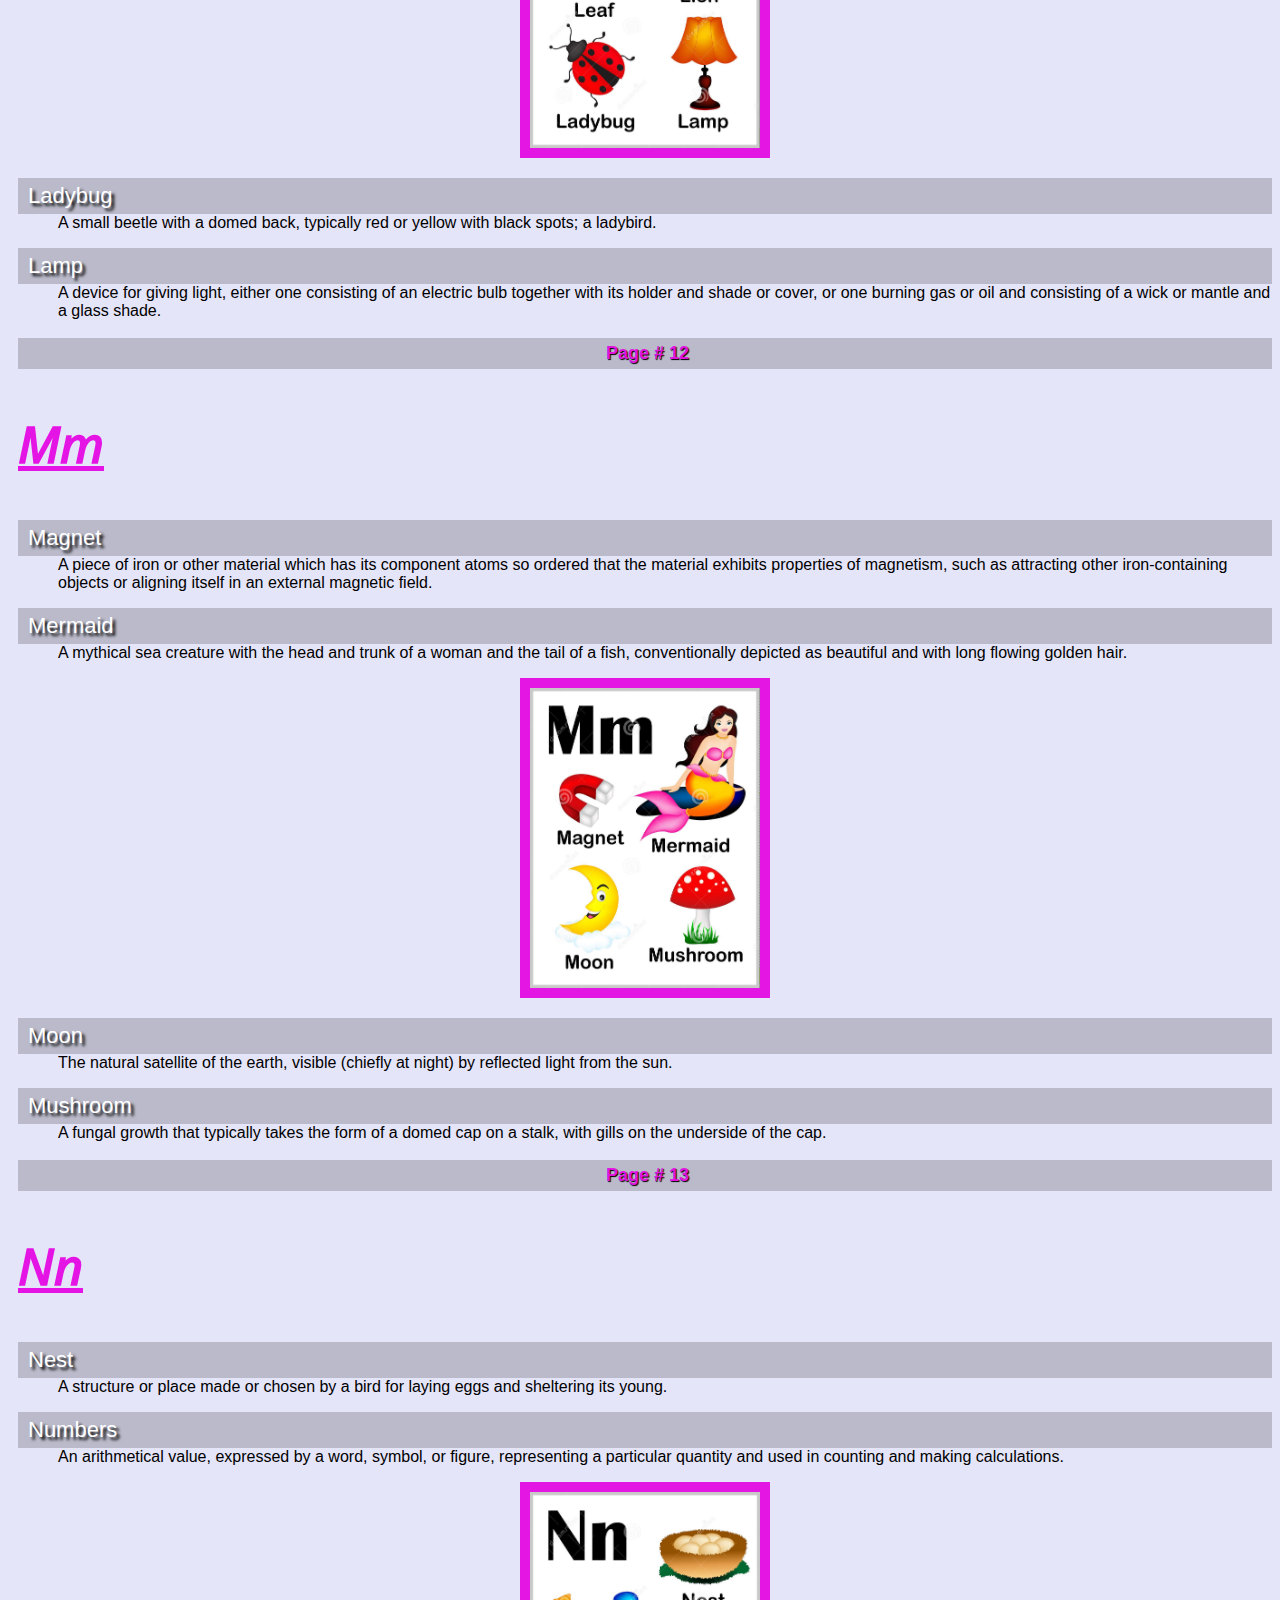
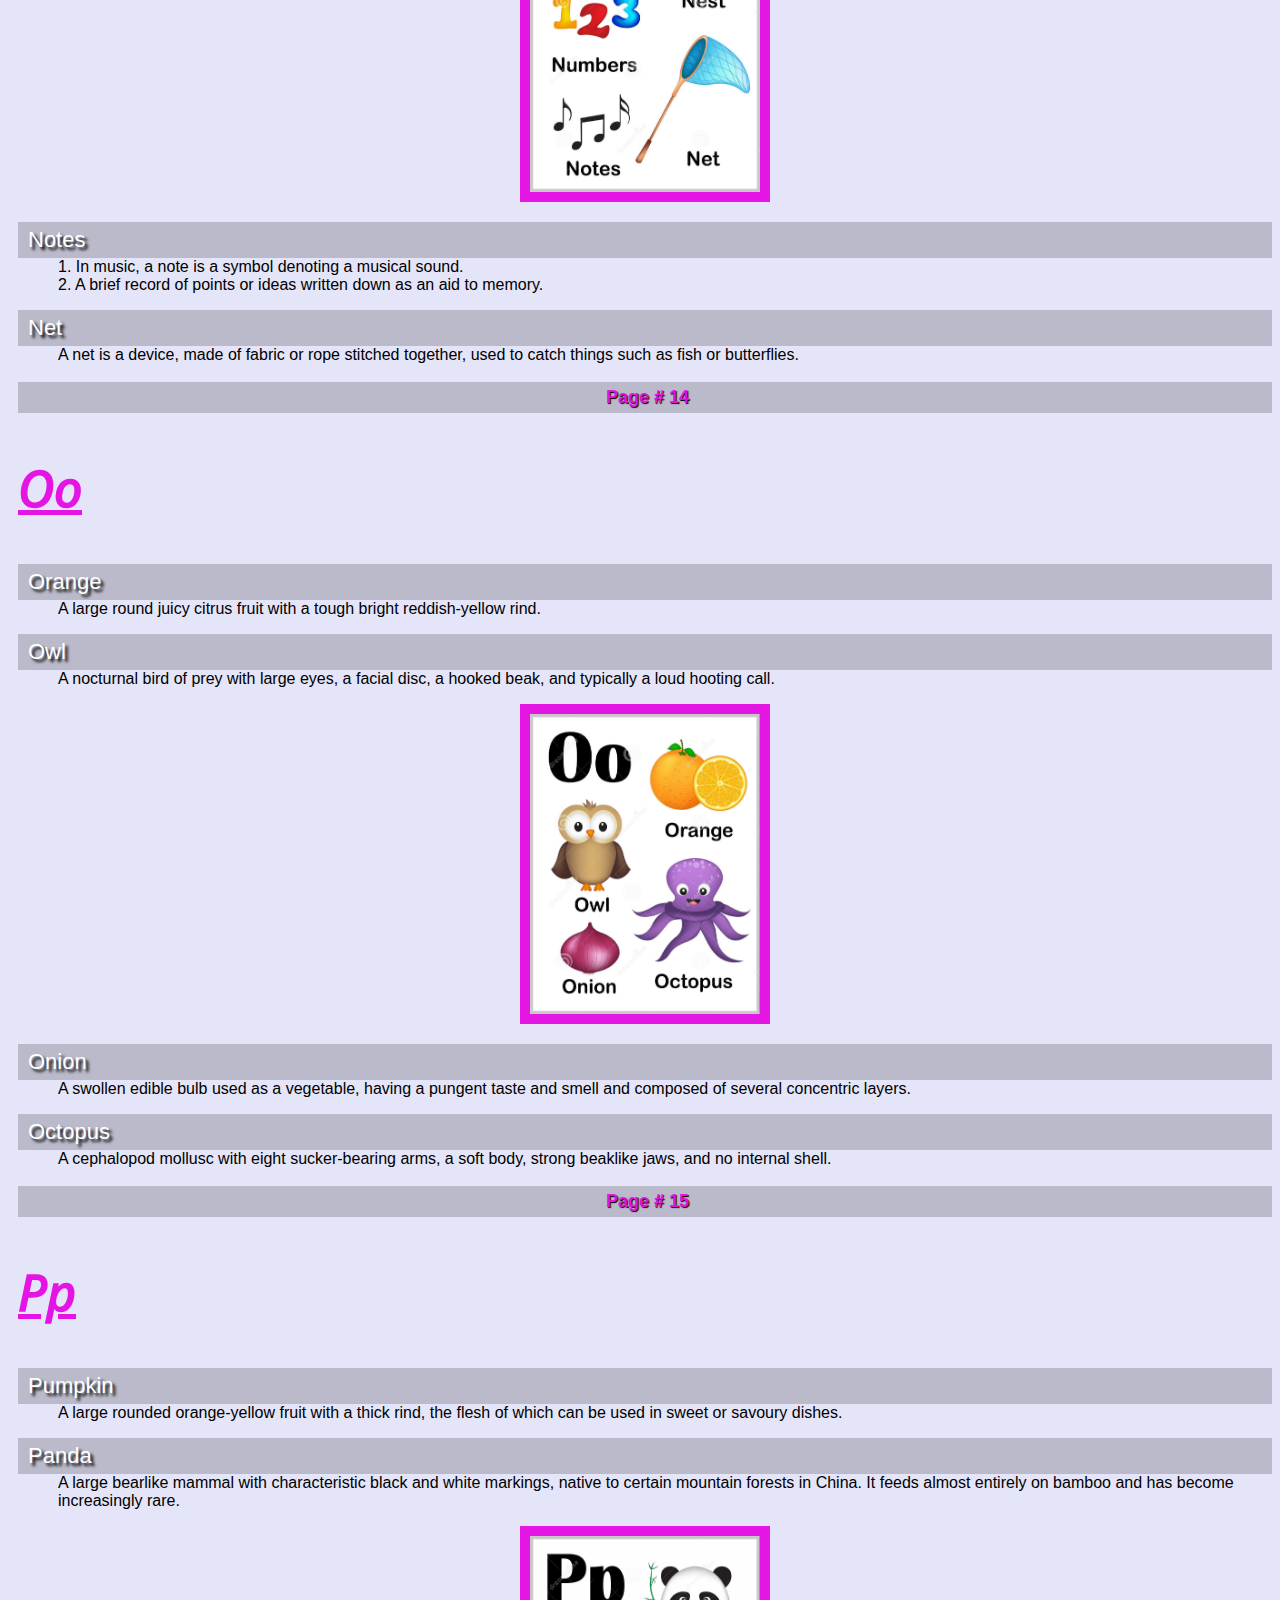
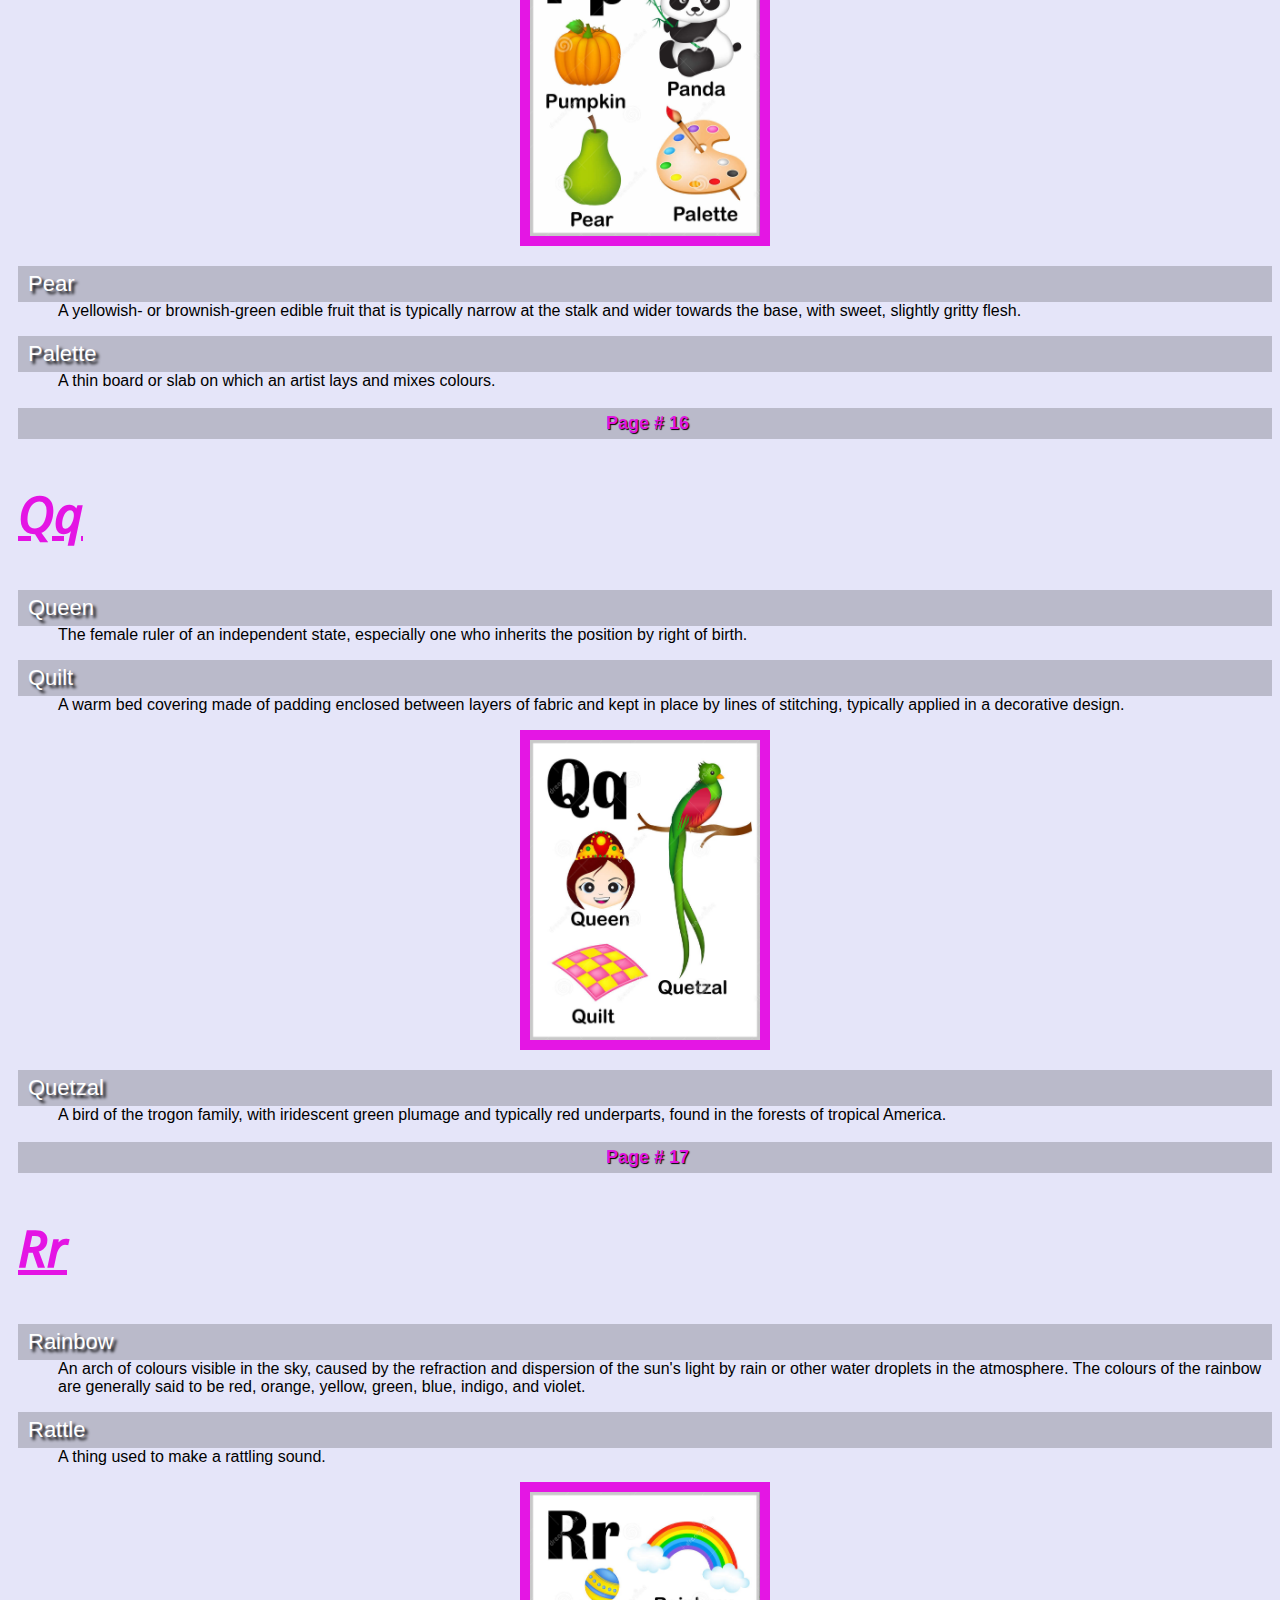
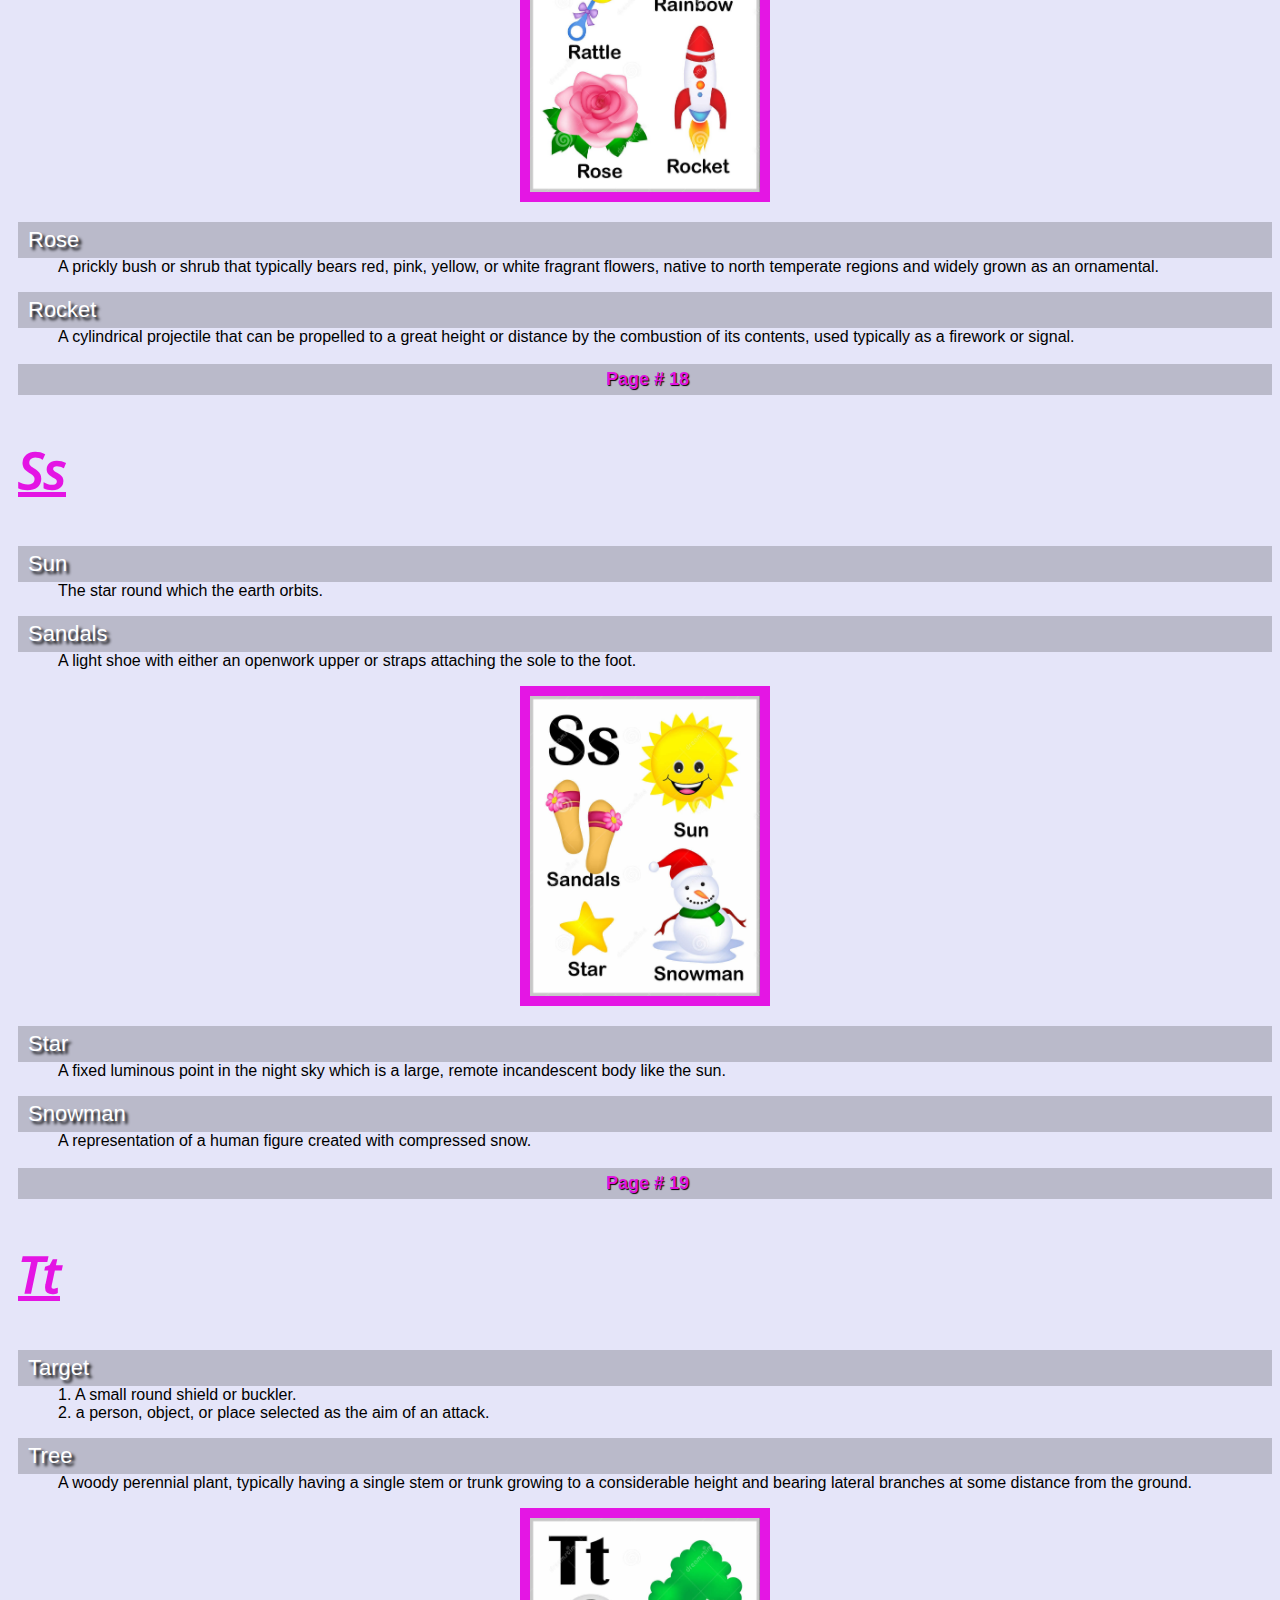
<file: CSS/Assignment-2/index.html>
<!DOCTYPE html>
<!DOCTYPE html>
<html lang="en">

<head>
    <meta charset="UTF-8">
    <title>Alphabet Book</title>
    <link rel="stylesheet" href="style.css" />
</head>

<body>
    <center>
        <h1 id="top" class="first-h">(ABC) A to Z Alphabet Book</h1>
    </center>

    <center>
        <span>
            <a class="link" href="#a">Aa</a>
            <a class="link" href="#b">Bb</a>
            <a class="link" href="#c">Cc</a>
            <a class="link" href="#d">Dd</a>
            <a class="link" href="#e">Ee</a>
            <a class="link" href="#f">Ff</a>
            <a class="link" href="#g">Gg</a>
            <a class="link" href="#h">Hh</a>
            <a class="link" href="#i">Ii</a>
            <a class="link" href="#j">Jj</a>
            <a class="link" href="#k">Kk</a>
            <a class="link" href="#l">Ll</a>
            <a class="link" href="#m">Mm</a>
            <a class="link" href="#n">Nn</a>
            <a class="link" href="#o">Oo</a>
            <a class="link" href="#p">Pp</a>
            <a class="link" href="#q">Qq</a>
            <a class="link" href="#r">Rr</a>
            <a class="link" href="#s">Ss</a>
            <a class="link" href="#t">Tt</a>
            <a class="link" href="#u">Uu</a>
            <a class="link" href="#v">Vv</a>
            <a class="link" href="#w">Ww</a>
            <a class="link" href="#x">Xx</a>
            <a class="link" href="#y">Yy</a>
            <a class="link" href="#z">Zz</a>
        </span>
    </center>
    <div><a class="top" href="#top">Top</a></div>
    <div class="cont">
        <h2 class="dis" id="a">Aa</h2>


        <dl>
            <dt id="dt">Ant</dt>
            <dd id="text1">A small insect typically having a sting and living in a complex social colony with one or
                more breeding queens.</dd>
        </dl>
        <dl>
            <dt id="dt">Apple</dt>
            <dd id="text1">1. The round fruit of a tree of the rose family, which typically has thin green or red skin
                and
                crisp flesh.</dd>
            <dd id="text1">2. Apple Inc. is an American multinational technology company that specializes in consumer
                electronics, software and online services.</dd>
        </dl>
        <div style="text-align:center">
            <img src="./assets/alphabet-letter-a.jpg" alt="Letter A">
        </div>
        <dl>
            <dt id="dt">Ambulance</dt>
            <dd id="text1">A vehicle equipped for taking sick or injured people to and from hospital, especially in
                emergencies.'we called an ambulance'</dd>

        </dl>
        <h3>Page # 1</h3>

        <h2 class="dis" id="b">Bb</h2>

        <dl>
            <dt id="dt">Ball</dt>
            <dd id="text1">1. A solid or hollow spherical or egg-shaped object that is kicked, thrown, or hit in a game.</dd>
            <dd id="text1">2. (In cricket) a delivery of the ball by the bowler to the batsman.</dd>
        </dl>
        <dl>
            <dt id="dt">Butterfly</dt>
            <dd id="text1">A nectar-feeding insect with two pairs of large, typically brightly coloured wings that are covered with microscopic scales.</dd>
        </dl>

        <div style="text-align:center">
            <img src="./assets/alphabet-letter-b.jpg" alt="Letter B">
        </div>
        <dl>
            <dt id="dt">Bee</dt>
            <dd id="text1">
            1.A stinging winged insect which collects nectar and pollen, produces wax and honey, and lives in large communities.</dd>
            <dd id="text1">
                2.
                an insect of a large group to which the honeybee belongs, including many solitary as well as social kinds.</dd>
        </dl>
        <dl>
            <dt id="dt">Balloons</dt>
            <dd id="text1">1. A small coloured rubber bag which is inflated with air and then sealed at the neck, used as a child's toy or a decoration.</dd>
            <dd id="text1">2. A large bag filled with hot air or gas to make it rise in the air, typically one carrying a basket for passengers.</dd>
        </dl>
        <h3>Page # 2</h3>
        <h2 class="dis" id="c">Cc</h2>

        <dl>
            <dt id="dt">Chicken</dt>
            <dd id="text1">A domestic fowl kept for its eggs or meat, especially a young one.</dd>
        </dl>
        <dl>
            <dt id="dt">Candles</dt>
            <dd id="text1">1. A cylinder or block of wax or tallow with a central wick which is lit to produce light as it burns.</dd>
        
        <dd id="text1">2. A unit of luminous intensity, superseded by the candela.</dd>
        </dl>

        <div style="text-align:center">
            <img src="./assets/alphabet-letter-c.jpg" alt="Letter C">
        </div>
        <dl>
            <dt id="dt">Carrot</dt>
            <dd id="text1">A tapering orange-coloured root eaten as a vegetable.</dd>
        </dl>
        <dl>
            <dt id="dt">Cake</dt>
            <dd id="text1">An item of soft sweet food made from a mixture of flour, fat, eggs, sugar, and other ingredients, baked and sometimes iced or decorated.</dd>
        </dl>
        <h3>Page # 3</h3>
        <h2 class="dis" id="d">Dd</h2>


        <dl>
            <dt id="dt">Drum</dt>
            <dd id="text1">A percussion instrument sounded by being struck with sticks or the hands, typically cylindrical, barrel-shaped, or bowl-shaped, with a taut membrane over one or both ends.</dd>
        </dl>
        <dl>
            <dt id="dt">Dog</dt>
            <dd id="text1">A domesticated carnivorous mammal that typically has a long snout, an acute sense of smell, non-retractable claws, and a barking, howling, or whining voice.</dd>
        </dl>


        <div style="text-align:center">
            <img src="./assets/alphabet-letter-d.jpg" alt="Letter D">
        </div>
        <dl>
            <dt id="dt">Duck</dt>
            <dd id="text1">A waterbird with a broad blunt bill, short legs, webbed feet, and a waddling gait.</dd>
        </dl>
        <dl>
            <dt id="dt">Dolphin</dt>
            <dd id="text1">A small gregarious toothed whale that typically has a beaklike snout and a curved fin on the back. Dolphins have become well known for their sociable nature and high intelligence.</dd>
        </dl>
        <h3>Page # 4</h3>
        <h2 class="dis" id="e">Ee</h2>


        <dl>
            <dt id="dt">Egg</dt>
            <dd id="text1">An oval or round object laid by a female bird, reptile, fish, or invertebrate, usually containing a developing embryo. The eggs of birds are enclosed in a chalky shell, while those of reptiles are in a leathery membrane.</dd>
        </dl>
        <dl>
            <dt id="dt">Elephant</dt>
            <dd id="text1">A very large plant-eating mammal with a prehensile trunk, long curved ivory tusks, and large ears, native to Africa and southern Asia. It is the largest living land animal.</dd>
        </dl>

        <div style="text-align:center">
            <img src="./assets/alphabet-letter-e.jpg" alt="Letter E">
        </div>
        <dl>
            <dt id="dt">Envelope</dt>
            <dd id="text1">A flat paper container with a sealable flap, used to enclose a letter or document.</dd>
        </dl>
        <dl>
            <dt id="dt">Eggplant</dt>
            <dd id="text1">The purple egg-shaped fruit of a tropical Old World plant, which is eaten as a vegetable; an aubergine.</dd>
        </dl>
        <h3>Page # 5</h3>
        <h2 class="dis" id="f">Ff</h2>


        <dl>
            <dt id="dt">Flower</dt>
            <dd id="text1">The seed-bearing part of a plant, consisting of reproductive organs (stamens and carpels) that are typically surrounded by a brightly coloured corolla (petals) and a green calyx (sepals).</dd>
        </dl>
        <dl>
            <dt id="dt">Fish</dt>
            <dd id="text1">A limbless cold-blooded vertebrate animal with gills and fins living wholly in water.</dd>
        </dl>

        <div style="text-align:center">
            <img src="./assets/alphabet-letter-f.jpg" alt="Letter F">
        </div>
        <dl>
            <dt id="dt">Fence</dt>
            <dd id="text1">A barrier, railing, or other upright structure, typically of wood or wire, enclosing an area of ground to prevent or control access or escape.</dd>
        </dl>
        <dl>
            <dt id="dt">Frog</dt>
            <dd id="text1">A tailless amphibian with a short squat body, moist smooth skin, and very long hind legs for leaping.
            </dd>
        </dl>
        <h3>Page # 6</h3>
        <h2 class="dis" id="g">Gg</h2>


        <dl>
            <dt id="dt">Grapes</dt>
            <dd id="text1">A berry (typically green, purple, or black) growing in clusters on a grapevine, eaten as fruit and used in making wine.</dd>
        </dl>
        <dl>
            <dt id="dt">Guitar</dt>
            <dd id="text1">A stringed musical instrument, with a fretted fingerboard, typically incurved sides, and six or twelve strings, played by plucking or strumming with the fingers or a plectrum.</dd>
        </dl>


        <div style="text-align:center">
            <img src="./assets/alphabet-letter-g.jpg" alt="Letter G">
        </div>
        <dl>
            <dt id="dt">Gift box</dt>
            <dd id="text1">A decorative box for putting a present in it.</dd>
        </dl>
        <h3>Page # 7</h3>
        <h2 class="dis" id="h">Hh</h2>


        <dl>
            <dt id="dt">Hat</dt>
            <dd id="text1">A shaped covering for the head worn for warmth, as a fashion item, or as part of a uniform.</dd>
        </dl>
        <dl>
            <dt id="dt">House</dt>
            <dd id="text1">A building for human habitation, especially one that consists of a ground floor and one or more upper storeys.</dd>
        </dl>

        <div style="text-align:center">
            <img src="./assets/alphabet-letter-h.jpg" alt="Letter H">
        </div>
        <dl>
            <dt id="dt">Hippopotamus</dt>
            <dd id="text1">A large thick-skinned semiaquatic African mammal, with massive jaws and large tusks.</dd>
        </dl>
        <dl>
            <dt id="dt">Hammer</dt>
            <dd id="text1">1. A tool with a heavy metal head mounted at right angles at the end of a handle, used for jobs such as breaking things and driving in nails.</dd>
            <dd id="text1">2. A metal ball of about 7 kg attached to a wire for throwing in an athletic contest.</dd>
        </dl>
        <h3>Page # 8</h3>
        <h2 class="dis" id="i">Ii</h2>


        <dl>
            <dt id="dt">Ice</dt>
            <dd id="text1">Frozen water, a brittle transparent crystalline solid.</dd>
        </dl>
        <dl>
            <dt id="dt">Island</dt>
            <dd id="text1">A piece of land surrounded by water.</dd>
        </dl>

        <div style="text-align:center">
            <img src="./assets/alphabet-letter-i.jpg" alt="Letter I">
        </div>
        <dl>
            <dt id="dt">Ice cream</dt>
            <dd id="text1">A soft, sweet frozen food made with milk and cream and typically flavoured with vanilla, fruit, or other ingredients.</dd>
        </dl>
        <dl>
            <dt id="dt">Igloo</dt>
            <dd id="text1">A type of dome-shaped shelter built from blocks of solid snow, traditionally used by Inuits.</dd>
        </dl>
        <h3>Page # 9</h3>
        <h2 class="dis" id="j">Jj</h2>


        <dl>
            <dt id="dt">Jug</dt>
            <dd id="text1">A cylindrical container with a handle and a lip, used for holding and pouring liquids.</dd>
        </dl>
        <dl>
            <dt id="dt">Jelly beans</dt>
            <dd id="text1">A bean-shaped sweet with a gelatinous centre and a firm sugar coating.</dd>
        </dl>

        <div style="text-align:center">
            <img src="./assets/alphabet-letter-j.jpg" alt="Letter J">
        </div>
        <dl>
            <dt id="dt">Jelly</dt>
            <dd id="text1">A fruit-flavoured dessert made by warming and then cooling a liquid containing gelatin in a mould or dish so that it sets into a semi-solid, somewhat elastic mass.</dd>
        </dl>
        <dl>
            <dt id="dt">Jelly fish</dt>
            <dd id="text1">A free-swimming marine coelenterate with a gelatinous bell- or saucer-shaped body that is typically transparent and has stinging tentacles around the edge.</dd>
        </dl>
        <h3>Page # 10</h3>
        <h2 class="dis" id="k">Kk</h2>


        <dl>
            <dt id="dt">Kettle</dt>
            <dd id="text1">A container or device in which water is boiled, having a lid, spout, and handle.</dd>
        </dl>
        <dl>
            <dt id="dt">Kite</dt>
            <dd id="text1">A toy consisting of a light frame with thin material stretched over it, flown in the wind at the end of a long string.</dd>
        </dl>

        <div style="text-align:center">
            <img src="./assets/alphabet-letter-k.jpg" alt="Letter K">
        </div>
        <dl>
            <dt id="dt">Knife</dt>
            <dd id="text1">An instrument composed of a blade fixed into a handle, used for cutting or as a weapon.</dd>
        </dl>
        <dl>
            <dt id="dt">Keyboard</dt>
            <dd id="text1">1. A set of keys on a piano or similar musical instrument.</dd>
            <dd id="text1">2. A panel of keys that operate a computer or typewriter.</dd>
        </dl>
        <h3>Page # 11</h3>
        <h2 class="dis" id="l">Ll</h2>


        <dl>
            <dt id="dt">Leaf</dt>
            <dd id="text1">A flattened structure of a higher plant, typically green and blade-like, that is attached to a stem directly or via a stalk. Leaves are the main organs of photosynthesis and transpiration.</dd>
        </dl>
        <dl>
            <dt id="dt">Lion</dt>
            <dd id="text1">A large tawny-coloured cat that lives in prides, found in Africa and north-western India. The male has a flowing shaggy mane and takes little part in hunting, which is done cooperatively by the females.</dd>
        </dl>

        <div style="text-align:center">
            <img src="./assets/alphabet-letter-l.jpg" alt="Letter L">
        </div>
        <dl>
            <dt id="dt">Ladybug</dt>
            <dd id="text1">A small beetle with a domed back, typically red or yellow with black spots; a ladybird.</dd>
        </dl>
        <dl>
            <dt id="dt">Lamp</dt>
            <dd id="text1">A device for giving light, either one consisting of an electric bulb together with its holder and shade or cover, or one burning gas or oil and consisting of a wick or mantle and a glass shade.</dd>
        </dl>
        <h3>Page # 12</h3>
        <h2 class="dis" id="m">Mm</h2>


        <dl>
            <dt id="dt">Magnet</dt>
            <dd id="text1">A piece of iron or other material which has its component atoms so ordered that the material exhibits properties of magnetism, such as attracting other iron-containing objects or aligning itself in an external magnetic field.</dd>
        </dl>
        <dl>
            <dt id="dt">Mermaid</dt>
            <dd id="text1">A mythical sea creature with the head and trunk of a woman and the tail of a fish, conventionally depicted as beautiful and with long flowing golden hair.</dd>
        </dl>

        <div style="text-align:center">
            <img src="./assets/alphabet-letter-m.jpg" alt="Letter M">
        </div>
        <dl>
            <dt id="dt">Moon</dt>
            <dd id="text1">The natural satellite of the earth, visible (chiefly at night) by reflected light from the sun.</dd>
        </dl>
        <dl>
            <dt id="dt">Mushroom</dt>
            <dd id="text1">A fungal growth that typically takes the form of a domed cap on a stalk, with gills on the underside of the cap.</dd>
        </dl>
        <h3>Page # 13</h3>

        <h2 class="dis" id="n">Nn</h2>


        <dl>
            <dt id="dt">Nest</dt>
            <dd id="text1">A structure or place made or chosen by a bird for laying eggs and sheltering its young.</dd>
        </dl>
        <dl>
            <dt id="dt">Numbers</dt>
            <dd id="text1">An arithmetical value, expressed by a word, symbol, or figure, representing a particular quantity and used in counting and making calculations.</dd>
        </dl>

        <div style="text-align:center">
            <img src="./assets/alphabet-letter-n.jpg" alt="Letter N">
        </div>
        <dl>
            <dt id="dt">Notes</dt>
            <dd id="text1">1. In music, a note is a symbol denoting a musical sound.</dd>
            <dd id="text1">2. A brief record of points or ideas written down as an aid to memory.</dd>
        </dl>
        <dl>
            <dt id="dt">Net</dt>
            <dd id="text1">A net is a device, made of fabric or rope stitched together, used to catch things such as fish or butterflies.</dd>
        </dl>
        <h3>Page # 14</h3>
        <h2 class="dis" id="o">Oo</h2>


        <dl>
            <dt id="dt">Orange</dt>
            <dd id="text1">A large round juicy citrus fruit with a tough bright reddish-yellow rind.</dd>
        </dl>
        <dl>
            <dt id="dt">Owl</dt>
            <dd id="text1">A nocturnal bird of prey with large eyes, a facial disc, a hooked beak, and typically a loud hooting call.</dd>
        </dl>

        <div style="text-align:center">
            <img src="./assets/alphabet-letter-o.jpg" alt="Letter O">
        </div>
        <dl>
            <dt id="dt">Onion</dt>
            <dd id="text1">A swollen edible bulb used as a vegetable, having a pungent taste and smell and composed of several concentric layers.</dd>
        </dl>
        <dl>
            <dt id="dt">Octopus</dt>
            <dd id="text1">A cephalopod mollusc with eight sucker-bearing arms, a soft body, strong beaklike jaws, and no internal shell.</dd>
        </dl>
        <h3>Page # 15</h3>
        <h2 class="dis" id="p">Pp</h2>


        <dl>
            <dt id="dt">Pumpkin</dt>
            <dd id="text1">A large rounded orange-yellow fruit with a thick rind, the flesh of which can be used in sweet or savoury dishes.</dd>
        </dl>
        <dl>
            <dt id="dt">Panda</dt>
            <dd id="text1">A large bearlike mammal with characteristic black and white markings, native to certain mountain forests in China. It feeds almost entirely on bamboo and has become increasingly rare.</dd>
        </dl>

        <div style="text-align:center">
            <img src="./assets/alphabet-letter-p.jpg" alt="Letter P">
        </div>
        <dl>
            <dt id="dt">Pear</dt>
            <dd id="text1">A yellowish- or brownish-green edible fruit that is typically narrow at the stalk and wider towards the base, with sweet, slightly gritty flesh.</dd>
        </dl>
        <dl>
            <dt id="dt">Palette</dt>
            <dd id="text1">A thin board or slab on which an artist lays and mixes colours.</dd>
        </dl>
        <h3>Page # 16</h3>
        <h2 class="dis" id="q">Qq</h2>


        <dl>
            <dt id="dt">Queen</dt>
            <dd id="text1">The female ruler of an independent state, especially one who inherits the position by right of birth.</dd>
        </dl>
        <dl>
            <dt id="dt">Quilt</dt>
            <dd id="text1">A warm bed covering made of padding enclosed between layers of fabric and kept in place by lines of stitching, typically applied in a decorative design.</dd>
        </dl>

        <div style="text-align:center">
            <img src="./assets/alphabet-letter-q.jpg" alt="Letter Q">
        </div>
        <dl>
            <dt id="dt">Quetzal</dt>
            <dd id="text1">A bird of the trogon family, with iridescent green plumage and typically red underparts, found in the forests of tropical America.</dd>
        </dl>
        <h3>Page # 17</h3>
        <h2 class="dis" id="r">Rr</h2>


        <dl>
            <dt id="dt">Rainbow</dt>
            <dd id="text1">An arch of colours visible in the sky, caused by the refraction and dispersion of the sun's light by rain or other water droplets in the atmosphere. The colours of the rainbow are generally said to be red, orange, yellow, green, blue, indigo, and violet.</dd>
        </dl>
        <dl>
            <dt id="dt">Rattle</dt>
            <dd id="text1">A thing used to make a rattling sound.</dd>
        </dl>

        <div style="text-align:center">
            <img src="./assets/alphabet-letter-r.jpg" alt="Letter R">
        </div>
        <dl>
            <dt id="dt">Rose</dt>
            <dd id="text1">A prickly bush or shrub that typically bears red, pink, yellow, or white fragrant flowers, native to north temperate regions and widely grown as an ornamental.</dd>
        </dl>
        <dl>
            <dt id="dt">Rocket</dt>
            <dd id="text1">A cylindrical projectile that can be propelled to a great height or distance by the combustion of its contents, used typically as a firework or signal.</dd>
        </dl>
        <h3>Page # 18</h3>
        <h2 class="dis" id="s">Ss</h2>


        <dl>
            <dt id="dt">Sun</dt>
            <dd id="text1">The star round which the earth orbits.</dd>
        </dl>
        <dl>
            <dt id="dt">Sandals</dt>
            <dd id="text1">A light shoe with either an openwork upper or straps attaching the sole to the foot.</dd>
        </dl>

        <div style="text-align:center">
            <img src="./assets/alphabet-letter-s.jpg" alt="Letter S">
        </div>
        <dl>
            <dt id="dt">Star</dt>
            <dd id="text1">A fixed luminous point in the night sky which is a large, remote incandescent body like the sun.</dd>
        </dl>
        <dl>
            <dt id="dt">Snowman</dt>
            <dd id="text1">A representation of a human figure created with compressed snow.</dd>
        </dl>
        <h3>Page # 19</h3>
        <h2 class="dis" id="t">Tt</h2>


        <dl>
            <dt id="dt">Target</dt>
            <dd id="text1">1. A small round shield or buckler.</dd>
            <dd id="text1">2. a person, object, or place selected as the aim of an attack.</dd>
        </dl>
        <dl>
            <dt id="dt">Tree</dt>
            <dd id="text1">A woody perennial plant, typically having a single stem or trunk growing to a considerable height and bearing lateral branches at some distance from the ground.</dd>
        </dl>

        <div style="text-align:center">
            <img src="./assets/alphabet-letter-t.jpg" alt="Letter T">
        </div>
        <dl>
            <dt id="dt">Train</dt>
            <dd id="text1">A series of connected railway carriages or wagons moved by a locomotive or by integral motors.</dd>
        </dl>
        <h3>Page # 20</h3>
        <h2 class="dis" id="u">Uu</h2>


        <dl>
            <dt id="dt">Utensil</dt>
            <dd id="text1">A tool, container, or other article, especially for household use.</dd>
        </dl>
        <dl>
            <dt id="dt">Umbrella</dt>
            <dd id="text1">A device consisting of a circular canopy of cloth on a folding metal frame supported by a central rod, used as protection against rain.</dd>
        </dl>

        <div style="text-align:center">
            <img src="./assets/alphabet-letter-u.jpg" alt="Letter U">
        </div>
        <dl>
            <dt id="dt">U-turn</dt>
            <dd id="text1">The turning of a vehicle in a U-shaped course so as to face in the opposite direction.</dd>
        </dl>
        <dl>
            <dt id="dt">UFO</dt>
            <dd id="text1">A mysterious flying object seen in the sky for which it is claimed no orthodox scientific explanation can be found, often supposed to be a vehicle carrying extraterrestrials.</dd>
        </dl>
        <h3>Page # 21</h3>
        <h2 class="dis" id="v">Vv</h2>


        <dl>
            <dt id="dt">Vulture</dt>
            <dd id="text1">A large bird of prey with the head and neck more or less bare of feathers, feeding chiefly on carrion and reputed to gather with others in anticipation of the death of a sick or injured animal or person.</dd>
        </dl>
        <dl>
            <dt id="dt">Vase</dt>
            <dd id="text1">A decorative container without handles, typically made of glass or china and used as an ornament or for displaying cut flowers.</dd>
        </dl>

        <div style="text-align:center">
            <img src="./assets/alphabet-letter-v.jpg" alt="Letter V">
        </div>
        <dl>
            <dt id="dt">Van</dt>
            <dd id="text1">A medium-sized motor vehicle, typically without side windows in the rear part, for transporting goods.</dd>
        </dl>
        <dl>
            <dt id="dt">Vine</dt>
            <dd id="text1">A climbing or trailing woody-stemmed plant related to the grapevine.</dd>
        </dl>
        <h3>Page # 22</h3>
        <h2 class="dis" id="w">Ww</h2>


        <dl>
            <dt id="dt">Watermelon</dt>
            <dd id="text1">The large fruit of a plant of the gourd family, with smooth green skin, red pulp, and watery juice.</dd>
        </dl>
        <dl>
            <dt id="dt">Wand</dt>
            <dd id="text1">A long, thin slender stick or rod used by conjurers and magicians.</dd>
        </dl>

        <div style="text-align:center">
            <img src="./assets/alphabet-letter-w.jpg" alt="Letter W">
        </div>
        <dl>
            <dt id="dt">Whale</dt>
            <dd id="text1">A very large marine mammal with a streamlined hairless body, a horizontal tail fin, and a blowhole on top of the head for breathing.</dd>
        </dl>
        <dl>
            <dt id="dt">Window</dt>
            <dd id="text1">An opening in the wall or roof of a building or vehicle, fitted with glass in a frame to admit light or air and allow people to see out.</dd>
        </dl>
        <h3>Page # 23</h3>
        <h2 class="dis" id="x">Xx</h2>


        <dl>
            <dt id="dt">Xylophone</dt>
            <dd id="text1">A musical instrument played by striking a row of wooden bars of graduated length with one or more small wooden or plastic beaters.</dd>
        </dl>
        <dl>
            <dt id="dt">Xmas</dt>
            <dd id="text1">An evergreen tree, often a pine or a fir, decorated with lights and ornaments as a part of Christmas festivities.</dd>
        </dl>

        <div style="text-align:center">
            <img src="./assets/alphabet-letter-x.jpg" alt="Letter X">
        </div>
        <dl>
            <dt id="dt">X-ray</dt>
            <dd id="text1">A photographic or digital image of the internal composition of something, especially a part of the body, produced by X-rays being passed through it and being absorbed to different degrees by different materials.</dd>
        </dl>
        <h3>Page # 24</h3>
        <h2 class="dis" id="y">Yy</h2>


        <dl>
            <dt id="dt">Yoyo</dt>
            <dd id="text1">A toy consisting of a pair of joined discs with a deep groove between them in which string is attached and wound, which can be spun alternately downward and upward by its weight and momentum as the string unwinds and rewinds.</dd>
        </dl>
        <dl>
            <dt id="dt">Yatch</dt>
            <dd id="text1">A medium-sized sailing boat equipped for cruising or racing.</dd>
        </dl>

        <div style="text-align:center">
            <img src="./assets/alphabet-letter-y.jpg" alt="Letter Y">
        </div>
        <dl>
            <dt id="dt">Yarn</dt>
            <dd id="text1">Spun thread used for knitting, weaving, or sewing.</dd>
        </dl>
        <dl>
            <dt id="dt">Yogurt</dt>
            <dd id="text1">A semi-solid food prepared from milk fermented by added bacteria, often sweetened and flavoured.</dd>
        </dl>
        <h3>Page # 25</h3>
        <h2 class="dis" id="z">Zz</h2>
        <dl>
            <dt id="dt">Zucchini</dt>
            <dd id="text1">The immature fruit of a vegetable marrow; a courgette.</dd>
        </dl>
        <dl>
            <dt id="dt">Zigzag</dt>
            <dd id="text1">A line or course having abrupt alternate right and left turns.</dd>
        </dl>
        <div style="text-align:center">
            <img src="./assets/alphabet-letter-z.jpg" alt="Letter Z">
        </div>
        <dl>
            <dt id="dt">Zero</dt>
            <dd id="text1">No quantity or number; nought; the figure 0.</dd>
        </dl>
        <dl>
            <dt id="dt">Zipper</dt>
            <dd id="text1">A device consisting of two flexible strips of metal or plastic with interlocking projections closed or opened by pulling a slide along them, used to fasten garments, bags, and other items.</dd>
        </dl>
        <h3>Page # 26</h3>
</body>

</html>
</file>
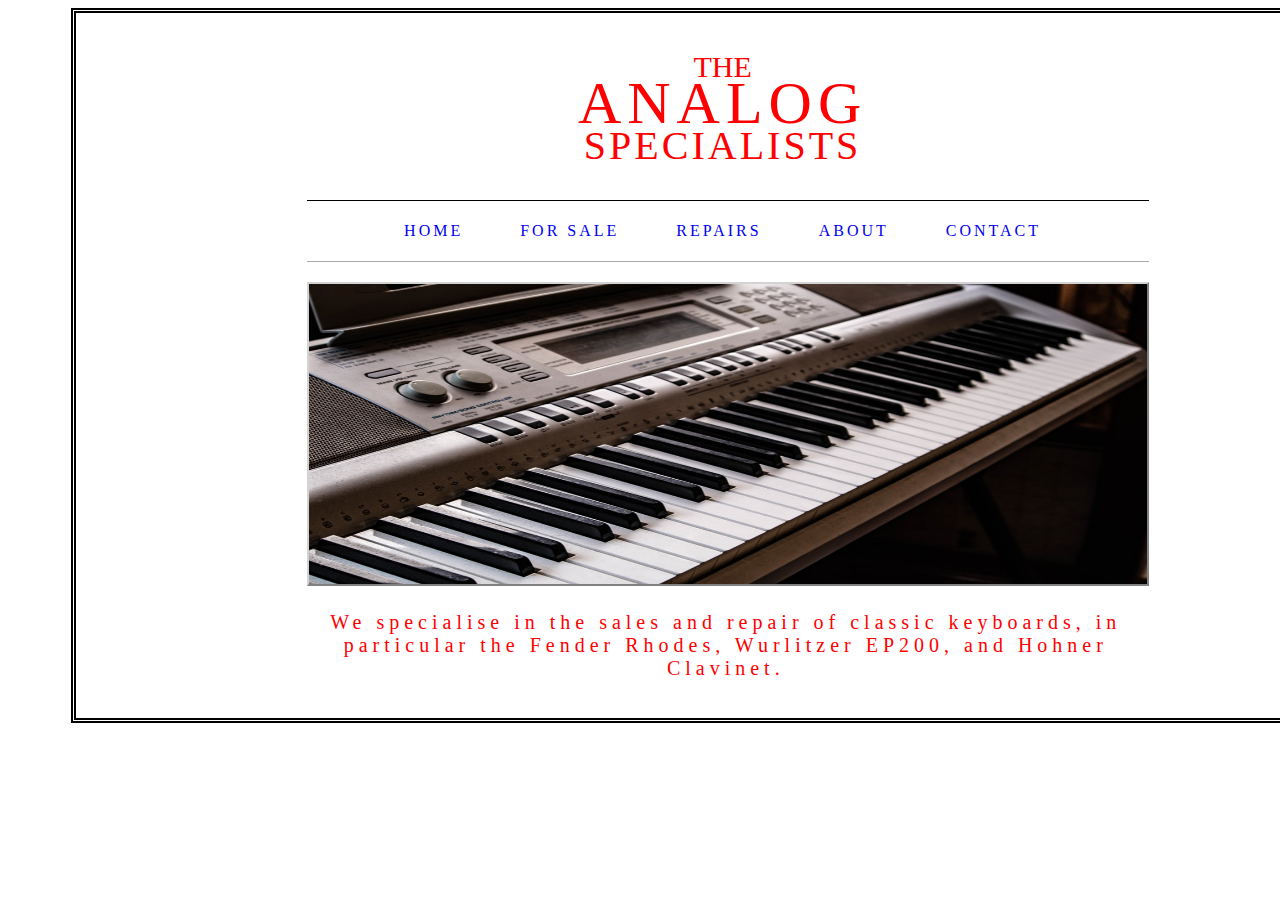
<file: CSS/Assignment-3/index.html>
<!DOCTYPE html>
<html>

<head>
    <title>Boxes</title>
    <link rel="stylesheet" href="./style.css">
</head>

<body>
    <div class="header">
        <br /><br />
        <div class="logo">The<br />Analog<br /><span>Specialists</span><br /><br /></div>

        <div class="menu">
            <ul>
                <li><a href="index.html">Home</a></li>
                <li><a href="forsale.html">For Sale</a></li>
                <li><a href="repair.html">Repairs</a></li>
                <li><a href="about.html">About</a></li>
                <li><a href="contact.html">Contact</a></li>
            </ul>
        </div>
        <p>
            <img src="./assets/home.jpg" alt="home-image">
        </p>
        <p>We specialise in the sales and repair of classic keyboards, in particular the Fender Rhodes, Wurlitzer EP200,
            and Hohner Clavinet.</p>
        <br />
    </div>
</body>

</html>
</file>
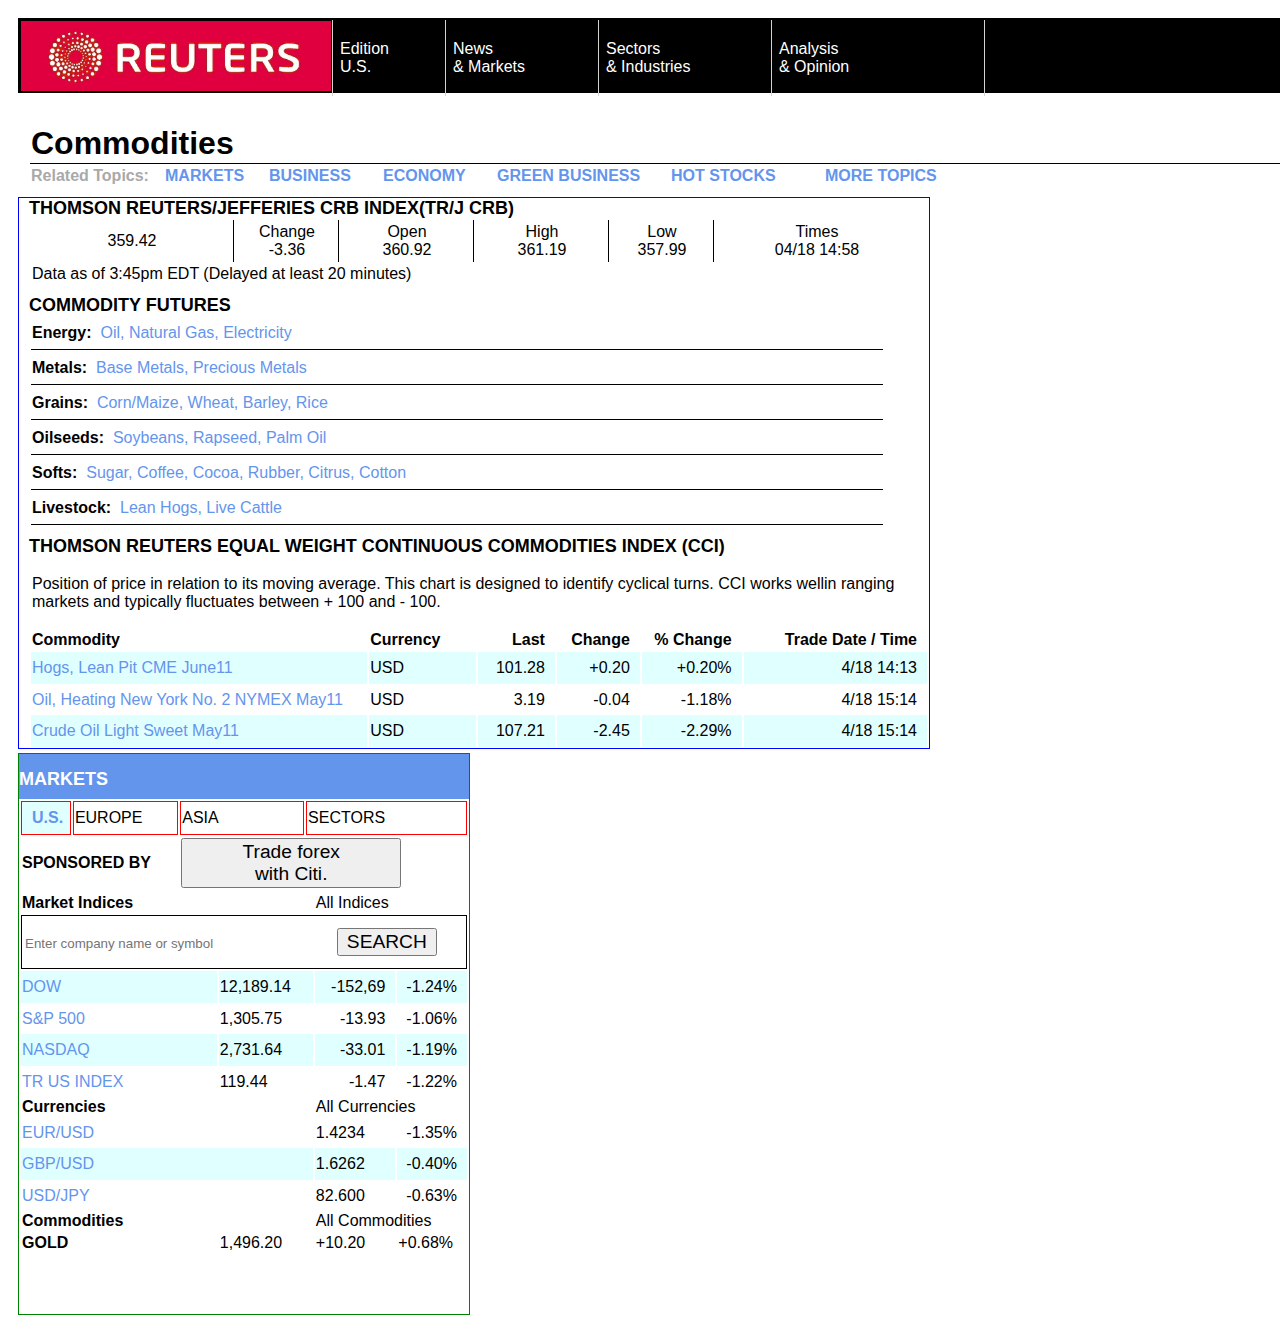
<file: CSS/Assignment-4/index.html>
<!DOCTYPE html>
<html>
    <head>
<title>CSS Formatting</title>
<link rel="stylesheet" href="./style.css">


    </head>
    <body>

        <div class="header">
            <table>
                <tr>
                    <td id="one"><img src="./assets/reuters-logo.jpg" alt="reuters-logo"></td>
                    <td id="two">Edition<br /> U.S.</td>
                    <td id="three">News<br /> & Markets</td>
                    <td id="four">Sectors<br /> & Industries</td>
                    <td id="five">Analysis<br /> & Opinion</td>
                    <td id="six"></td>
                </tr>
            </table>
        </div>
<div class="com">
        <table >
            <tr id="com1">
        <td id="com11" colspan="7">

           <h1>Commodities</h1>
        </td>
        </tr>
        <tr id="com2">
            <td id="com21">Related Topics:</td>
            <td id="com22">MARKETS</td>
            <td id="com23">BUSINESS</td>
            <td id="com24">ECONOMY</td>
            <td id="com25">GREEN BUSINESS</td>
            <td id="com26">HOT STOCKS</td>
            <td id="com27">MORE TOPICS</td>
            

        </tr>
        <tr class="er"></tr>
        </table>
    </div>
        <div class="commodities">
            
            <table name="crbind" >
                <caption class="cap">Thomson Reuters/Jefferies CRB Index(TR/J CRB)</caption>
                
                <tr>

                    <td class="crbind11">359.42</td>
                    <td class="crbind12">Change<br />-3.36</td>
                    <td class="crbind13">Open<br />360.92</td>
                    <td class="crbind14">High<br />361.19</td>
                    <td class="crbind15">Low<br />357.99</td>
                    <td class="crbind16">Times<br />04/18 14:58</td>
                </tr>
                <tr>
                    <td colspan="6">Data as of 3:45pm EDT (Delayed at least 20 minutes)</td>
                </tr>
                
                <tr class="er"></tr>
                
            </table>

            <table name="comfut" >
                <caption class="cap">Commodity Futures</caption>
                
                <tr>
                    <td class="comfut11"><span>Energy:</span>&nbsp; Oil, Natural Gas, Electricity</td>
                </tr>
                <tr>
                    <td class="comfut11"><span>Metals:</span>&nbsp; Base Metals, Precious Metals</td>
                </tr>
                <tr>
                    <td class="comfut11"><span>Grains:</span>&nbsp; Corn/Maize, Wheat, Barley, Rice</td>
                </tr>
                <tr>
                    <td class="comfut11"><span>Oilseeds:</span>&nbsp; Soybeans, Rapseed, Palm Oil</td>
                </tr>
                <tr>
                    <td class="comfut11"><span>Softs:</span>&nbsp; Sugar, Coffee, Cocoa, Rubber, Citrus, Cotton</td>
                </tr>
                <tr>
                    <td class="comfut11"><span>Livestock:</span>&nbsp; Lean Hogs, Live Cattle</td>
                </tr>

                <tr class="er"></tr>
                
            </table>

            <table name="ccind" class="cci">
                <caption class="cap">Thomson Reuters Equal Weight Continuous Commodities Index (CCI)</caption>
                <tr>
                    <td colspan="6">
                        <p>Position of price in relation to its moving average. This chart is designed to identify cyclical turns. CCI works wellin ranging markets and typically fluctuates between + 100 and - 100.</p>
                    </td>
                </tr>
                <tr>
                    <th class="comcur">Commodity</th>
                    <th class="comcur">Currency</th>
                    <th>Last</th>
                    <th>Change</th>
                    <th>% Change</th>
                    <th>Trade Date / Time</th>
                </tr>
                <tr>
                    <td class="c11">Hogs, Lean Pit CME June11</th>
                    <td class="c12">USD</th>
                    <td class="c13">101.28</th>
                    <td class="c14">+0.20</th>
                    <td class="c15">+0.20%</th>
                    <td class="c16">4/18 14:13</th>
                </tr>
                <tr>
                    <td class="c21">Oil, Heating New York No. 2 NYMEX May11</th>
                    <td class="c22">USD</th>
                    <td class="c23">3.19</th>
                    <td class="c24">-0.04</th>
                    <td class="c25">-1.18%</th>
                    <td class="c26">4/18 15:14</th>
                </tr>
                <tr>
                    <td class="c11">Crude Oil Light Sweet May11</th>
                    <td class="c12">USD</th>
                    <td class="c13">107.21</th>
                    <td class="c14">-2.45</th>
                    <td class="c15">-2.29%</th>
                    <td class="c16">4/18 15:14</th>
                </tr>
            </table>
        </div>
        <div class="markets">
            <table>
                <caption class="cap1">Markets</caption>
                
                <tr>
                    <td class="mar11">U.S.</td>
                    <td class="mar12">EUROPE</td>
                    <td class="mar13">ASIA</td>
                    <td class="mar14">SECTORS</td>
                    
                </tr>
                <tr>
                    <td colspan="2"><span>SPONSORED BY</span></td>
                    <td colspan="2"><button class="btntrf">Trade forex<br />with Citi.</button></td>
                </tr>
              </table>
              <table>  
                <tr>
                    <td colspan="2"><span>Market Indices</span></td>
                    <td colspan="2">All Indices</td>
                </tr>

                <tr>
                    <td class="srch" colspan="4"><input type="search" placeholder="Enter company name or symbol">
                    <button class="btnsrch">SEARCH</button></td>
                </tr>

                <tr>
                    <td class="c11">DOW</td>
                    <td class="c12">12,189.14</td>
                    <td class="c13">-152,69</td>
                    <td class="c14">-1.24%</td>
                </tr>
                <tr>    
                    <td class="c21">S&P 500</td>
                    <td class="c22">1,305.75</td>
                    <td class="c23">-13.93</td>
                    <td class="c24">-1.06%</td>               
                </tr>
                <tr>
                    <td class="c11">NASDAQ</td>
                    <td class="c12">2,731.64</td>
                    <td class="c13">-33.01</td>
                    <td class="c14">-1.19%</td>                 
                </tr>
                <tr>
                    <td class="c21">TR US INDEX</td>
                    <td class="c22">119.44</td>
                    <td class="c23">-1.47</td>
                    <td class="c24">-1.22%</td>               
                </tr>

                <tr>
                    <td colspan="2"><span>Currencies</span></td>
                    <td colspan="2">All Currencies</td>
                </tr>
                <tr>
                    <td colspan="2" class="c21">EUR/USD</td>
                    <td class="c22">1.4234</td>
                    <td class="c23">-1.35%</td>               
                </tr>
                <tr>
                    <td colspan="2" class="c11">GBP/USD</td>
                    <td class="c12">1.6262</td>
                    <td class="c13">-0.40%</td>               
                </tr>
                <tr>
                    <td colspan="2" class="c21">USD/JPY</td>
                    <td class="c22">82.600</td>
                    <td class="c23">-0.63%</td>               
                </tr>
                <tr>
                    <td colspan="2"><span>Commodities</span></td>
                    <td colspan="2">All Commodities</td>
                </tr>
                <tr>
                    <td><span>GOLD</span></td>
                    <td>1,496.20</td>
                    <td>+10.20</td>
                    <td>+0.68%</td>
                </tr>
            </table>     
        </div>
    </body>
</html>
</file>
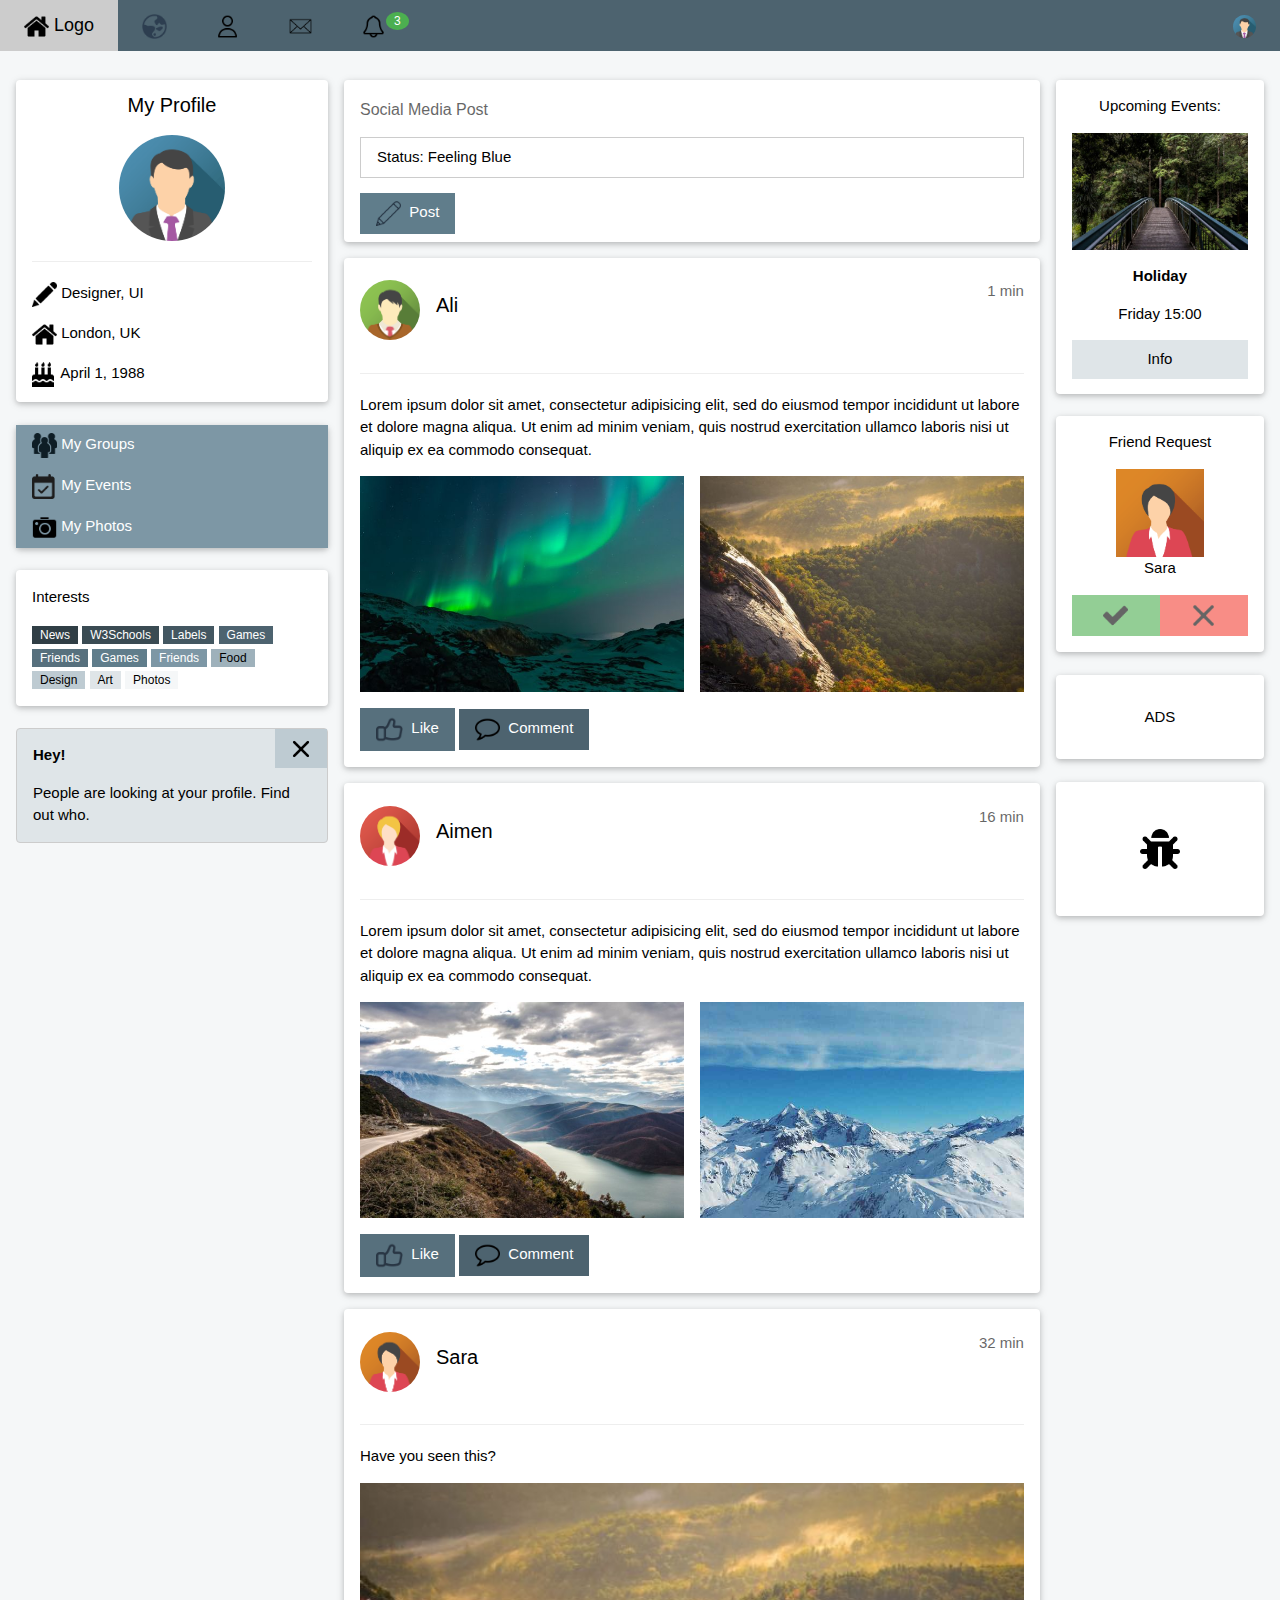
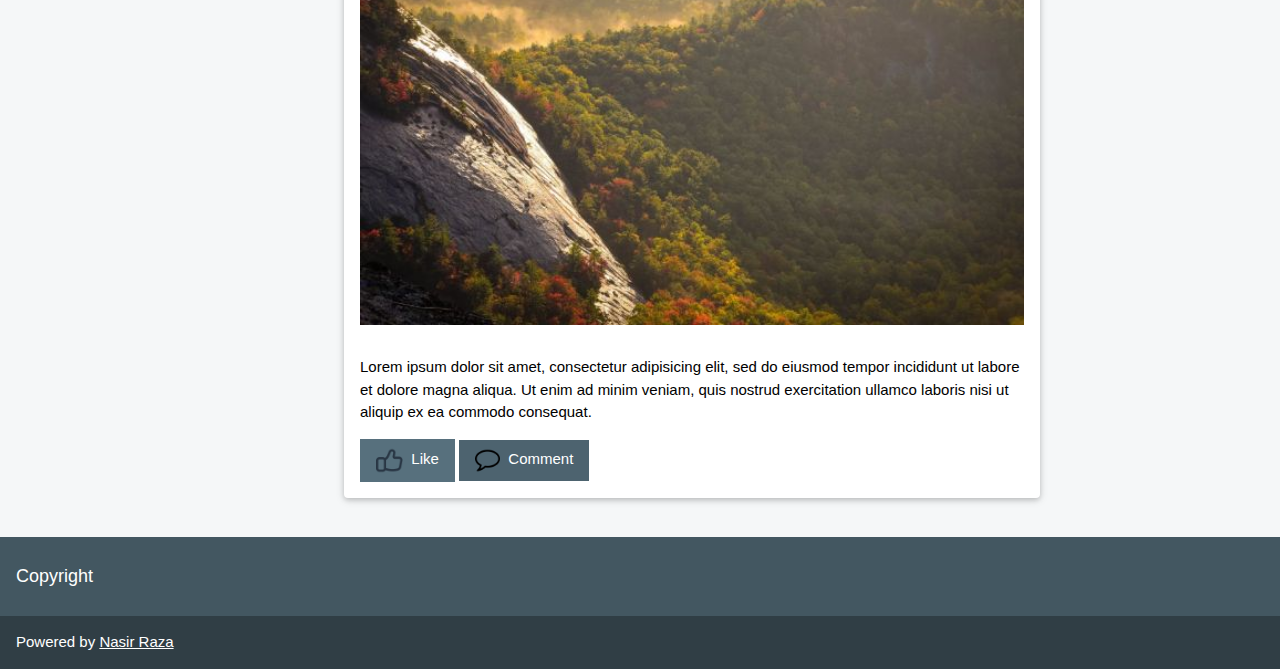
<file: CSS/Assignment-5/index.html>
<!DOCTYPE html>
<html>
<head>
  <title>CSS Website</title>


  <link rel="stylesheet" href="./layout.css">
  <link rel="stylesheet" href="./theme-color.css">

<style>
html, body, h1, h2, h3, h4, h5 {font-family: "Open Sans", sans-serif}
</style>
</head>
<body class="w3-theme-l5">

<!-- Navbar -->
<div class="w3-top">
 <div class="w3-bar w3-theme-d2 w3-left-align w3-large">
  <a class="w3-bar-item w3-button w3-hide-medium w3-hide-large w3-right w3-padding-large w3-hover-white w3-large w3-theme-d2" href="javascript:void(0);" onclick="openNav()"><i class="fa fa-bars"></i></a>
  <a href="#" class="w3-bar-item w3-button w3-padding-large w3-theme-d4"><img src="./assets/Home.png" alt="home" width="25" height="25"/> Logo</a>
  <a href="#" class="w3-bar-item w3-button w3-hide-small w3-padding-large w3-hover-white" title="News"><img src="./assets/World.png" alt="world" width="25" height="25"/></a>
  <a href="#" class="w3-bar-item w3-button w3-hide-small w3-padding-large w3-hover-white" title="Account Settings"><img src="./assets/User.png" alt="user" width="25" height="25"/></a>
  <a href="#" class="w3-bar-item w3-button w3-hide-small w3-padding-large w3-hover-white" title="Messages"><img src="./assets/Envelope.png" alt="envelope" width="25" height="25"/></a>
  <div class="w3-dropdown-hover w3-hide-small">
    <button class="w3-button w3-padding-large" title="Notifications"><img src="./assets/Bell-light.png" alt="bell" width="25" height="25"/><span class="w3-badge w3-right w3-small w3-green">3</span></button>     
    <div class="w3-dropdown-content w3-card-4 w3-bar-block" style="width:300px">
      <a href="#" class="w3-bar-item w3-button">One new friend request</a>
      <a href="#" class="w3-bar-item w3-button">Ali posted on your wall</a>
      <a href="#" class="w3-bar-item w3-button">Sara likes your post</a>
    </div>
  </div>
  <a href="#" class="w3-bar-item w3-button w3-hide-small w3-right w3-padding-large w3-hover-white" title="My Account">
    <img src="./assets/avatar3.png" class="w3-circle" style="height:23px;width:23px" alt="Avatar">
  </a>
 </div>
</div>

<!-- Navbar on small screens -->
<div id="navDemo" class="w3-bar-block w3-theme-d2 w3-hide w3-hide-large w3-hide-medium w3-large">
  <a href="#" class="w3-bar-item w3-button w3-padding-large">Link 1</a>
  <a href="#" class="w3-bar-item w3-button w3-padding-large">Link 2</a>
  <a href="#" class="w3-bar-item w3-button w3-padding-large">Link 3</a>
  <a href="#" class="w3-bar-item w3-button w3-padding-large">My Profile</a>
</div>

<!-- Page Container -->
<div class="w3-container w3-content" style="max-width:1400px;margin-top:80px">    
  <!-- The Grid -->
  <div class="w3-row">
    <!-- Left Column -->
    <div class="w3-col m3">
      <!-- Profile -->
      <div class="w3-card w3-round w3-white">
        <div class="w3-container">
         <h4 class="w3-center">My Profile</h4>
         <p class="w3-center"><img src="./assets/avatar3.png" class="w3-circle" style="height:106px;width:106px" alt="Avatar"></p>
         <hr>
         <p><img src="./assets/Pencil-dark.png" alt="pencil" width="25" height="25"/> Designer, UI</p>
         <p><img src="./assets/Home.png" alt="home" width="25" height="25"/> London, UK</p>
         <p><img src="./assets/Cake.png" alt="cake" width="25" height="25"/> April 1, 1988</p>
        </div>
      </div>
      <br>
      
      <!-- Accordion -->
      <div class="w3-card w3-round">
        <div class="w3-white">
          <button onclick="myFunction('Demo1')" class="w3-button w3-block w3-theme-l1 w3-left-align"><img src="./assets/Group-black.png" alt="groups" width="25" height="25"/> My Groups</button>
          <div id="Demo1" class="w3-hide w3-container">
            <p>Some text..</p>
          </div>
          <button onclick="myFunction('Demo2')" class="w3-button w3-block w3-theme-l1 w3-left-align"><img src="./assets/Event-black.png" alt="events" width="25" height="25"/> My Events</button>
          <div id="Demo2" class="w3-hide w3-container">
            <p>Some other text..</p>
          </div>
          <button onclick="myFunction('Demo3')" class="w3-button w3-block w3-theme-l1 w3-left-align"><img src="./assets/Photo-black.png" alt="photos" width="25" height="25"/> My Photos</button>
          <div id="Demo3" class="w3-hide w3-container">
         <div class="w3-row-padding">
         <br>
         </div>
          </div>
        </div>      
      </div>
      <br>
      
      <!-- Interests --> 
      <div class="w3-card w3-round w3-white w3-hide-small">
        <div class="w3-container">
          <p>Interests</p>
          <p>
            <span class="w3-tag w3-small w3-theme-d5">News</span>
            <span class="w3-tag w3-small w3-theme-d4">W3Schools</span>
            <span class="w3-tag w3-small w3-theme-d3">Labels</span>
            <span class="w3-tag w3-small w3-theme-d2">Games</span>
            <span class="w3-tag w3-small w3-theme-d1">Friends</span>
            <span class="w3-tag w3-small w3-theme">Games</span>
            <span class="w3-tag w3-small w3-theme-l1">Friends</span>
            <span class="w3-tag w3-small w3-theme-l2">Food</span>
            <span class="w3-tag w3-small w3-theme-l3">Design</span>
            <span class="w3-tag w3-small w3-theme-l4">Art</span>
            <span class="w3-tag w3-small w3-theme-l5">Photos</span>
          </p>
        </div>
      </div>
      <br>
      
      <!-- Alert Box -->
      <div class="w3-container w3-display-container w3-round w3-theme-l4 w3-border w3-theme-border w3-margin-bottom w3-hide-small">
        <span onclick="this.parentElement.style.display='none'" class="w3-button w3-theme-l3 w3-display-topright">
          <img src="./assets/Cross.png" alt="cross" width="20" height="20"/>
        </span>
        <p><strong>Hey!</strong></p>
        <p>People are looking at your profile. Find out who.</p>
      </div>
    
    <!-- End Left Column -->
    </div>
    
    <!-- Middle Column -->
    <div class="w3-col m7">
    
      <div class="w3-row-padding">
        <div class="w3-col m12">
          <div class="w3-card w3-round w3-white">
            <div class="w3-container w3-padding">
              <h6 class="w3-opacity">Social Media Post</h6>
              <p class="w3-border w3-padding" contenteditable="true">Status: Feeling Blue</p>
              <button type="button" class="w3-button w3-theme"><img src="./assets/Pencil-light.png" alt="pencil" width="25" height="25"/> &nbsp;Post</button> 
            </div>
          </div>
        </div>
      </div>
      
      <div class="w3-container w3-card w3-white w3-round w3-margin"><br>
        <img src="./assets/avatar2.png" alt="Avatar" class="w3-left w3-circle w3-margin-right" style="width:60px">
        <span class="w3-right w3-opacity">1 min</span>
        <h4>Ali</h4><br>
        <hr class="w3-clear">
        <p>Lorem ipsum dolor sit amet, consectetur adipisicing elit, sed
 do eiusmod tempor incididunt ut labore et dolore magna aliqua. Ut enim 
ad minim veniam, quis nostrud exercitation ullamco laboris nisi ut 
aliquip ex ea commodo consequat.</p>
          <div class="w3-row-padding" style="margin:0 -16px">
            <div class="w3-half">
              <img src="./assets/lights.jpg" style="width:100%" alt="Northern Lights" class="w3-margin-bottom">
            </div>
            <div class="w3-half">
              <img src="./assets/nature.jpg" style="width:100%" alt="Nature" class="w3-margin-bottom">
          </div>
        </div>
        <button type="button" class="w3-button w3-theme-d1 w3-margin-bottom"><img src="./assets/Like-white.png" alt="like" width="27" height="27"/> &nbsp;Like</button> 
        <button type="button" class="w3-button w3-theme-d2 w3-margin-bottom"><img src="./assets/Comments-white.png" alt="comment" width="25" height="25"/> &nbsp;Comment</button> 
      </div>
      
      <div class="w3-container w3-card w3-white w3-round w3-margin"><br>
        <img src="./assets/avatar5.png" alt="Avatar" class="w3-left w3-circle w3-margin-right" style="width:60px">
        <span class="w3-right w3-opacity">16 min</span>
        <h4>Aimen</h4><br>
        <hr class="w3-clear">
        <p>Lorem ipsum dolor sit amet, consectetur adipisicing elit, sed
 do eiusmod tempor incididunt ut labore et dolore magna aliqua. Ut enim 
ad minim veniam, quis nostrud exercitation ullamco laboris nisi ut 
aliquip ex ea commodo consequat.</p>
<div class="w3-row-padding" style="margin:0 -16px">
  <div class="w3-half">
    <img src="./assets/mountains.jpg" style="width:100%" alt="Mountains" class="w3-margin-bottom">
  </div>
  <div class="w3-half">
    <img src="./assets/snow.jpg" style="width:100%" alt="Snow" class="w3-margin-bottom">
</div>
</div>
        <button type="button" class="w3-button w3-theme-d1 w3-margin-bottom"><img src="./assets/Like-white.png" alt="like" width="27" height="27"/> &nbsp;Like</button> 
        <button type="button" class="w3-button w3-theme-d2 w3-margin-bottom"><img src="./assets/Comments-white.png" alt="comment" width="25" height="25"/> &nbsp;Comment</button> 
      </div>  

      <div class="w3-container w3-card w3-white w3-round w3-margin"><br>
        <img src="./assets/avatar6.png" alt="Avatar" class="w3-left w3-circle w3-margin-right" style="width:60px">
        <span class="w3-right w3-opacity">32 min</span>
        <h4>Sara</h4><br>
        <hr class="w3-clear">
        <p>Have you seen this?</p>
        <img src="./assets/nature.jpg" style="width:100%" class="w3-margin-bottom">
        <p>Lorem ipsum dolor sit amet, consectetur adipisicing elit, sed
 do eiusmod tempor incididunt ut labore et dolore magna aliqua. Ut enim 
ad minim veniam, quis nostrud exercitation ullamco laboris nisi ut 
aliquip ex ea commodo consequat.</p>
        <button type="button" class="w3-button w3-theme-d1 w3-margin-bottom"><img src="./assets/Like-white.png" alt="like" width="27" height="27"/> &nbsp;Like</button> 
        <button type="button" class="w3-button w3-theme-d2 w3-margin-bottom"><img src="./assets/Comments-white.png" alt="comment" width="25" height="25"/> &nbsp;Comment</button> 
      </div> 
      
    <!-- End Middle Column -->
    </div>
    
    <!-- Right Column -->
    <div class="w3-col m2">
      <div class="w3-card w3-round w3-white w3-center">
        <div class="w3-container">
          <p>Upcoming Events:</p>
          <img src="./assets/forest.jpg" alt="Forest" style="width:100%;">
          <p><strong>Holiday</strong></p>
          <p>Friday 15:00</p>
          <p><button class="w3-button w3-block w3-theme-l4">Info</button></p>
        </div>
      </div>
      <br>
      
      <div class="w3-card w3-round w3-white w3-center">
        <div class="w3-container">
          <p>Friend Request</p>
          <img src="./assets/avatar6.png" alt="Avatar" style="width:50%"><br>
          <span>Sara</span>
          <div class="w3-row w3-opacity">
            <div class="w3-half">
              <button class="w3-button w3-block w3-green w3-section" title="Accept"><img src="./assets/right.png" alt="right" width="25" height="25"/></button>
            </div>
            <div class="w3-half">
              <button class="w3-button w3-block w3-red w3-section" title="Decline"><img src="./assets/Cross.png" alt="cross" width="25" height="25"/></button>
            </div>
          </div>
        </div>
      </div>
      <br>
      
      <div class="w3-card w3-round w3-white w3-padding-16 w3-center">
        <p>ADS</p>
      </div>
      <br>
      
      <div class="w3-card w3-round w3-white w3-padding-32 w3-center">
        <p><img src="./assets/Bug-dark.png" alt="bug" width="40" height="40"/></p>
      </div>
      
    <!-- End Right Column -->
    </div>
    
  <!-- End Grid -->
  </div>
  
<!-- End Page Container -->
</div>
<br>

<!-- Footer -->
<footer class="w3-container w3-theme-d3 w3-padding-16">
  <h5>Copyright</h5>
</footer>

<footer class="w3-container w3-theme-d5">
  <p>Powered by <a href="" target="_blank">Nasir Raza</a></p>
</footer>
 
</body></html>
</file>
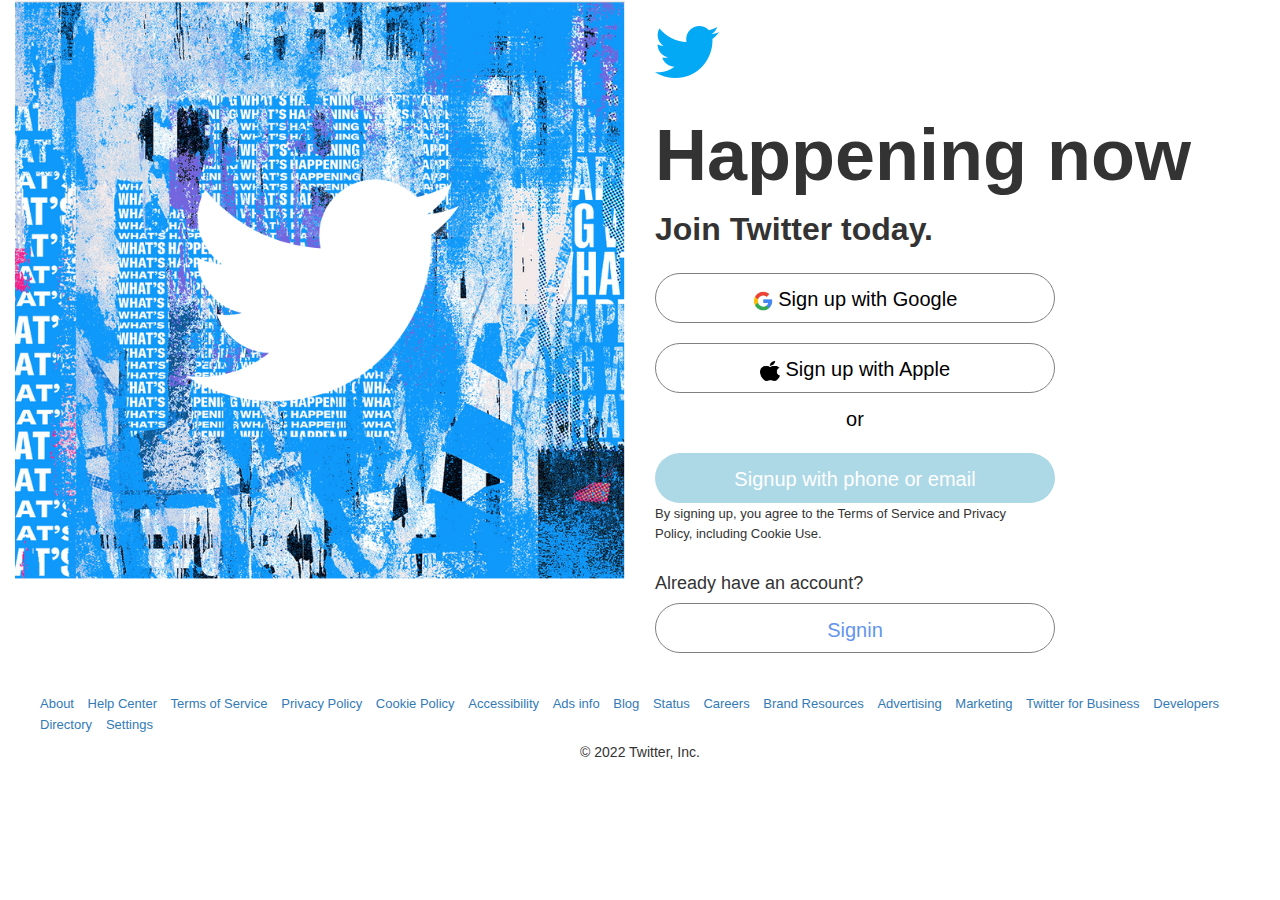
<file: CSS/Assignment-6/index.html>
<!DOCTYPE html>
<html lang="en">
<head>
  <title>Twitter. It’s what’s happening / Twitter</title>
  <link rel="stylesheet" href="style.css">
  <link rel="stylesheet" href="https://maxcdn.bootstrapcdn.com/bootstrap/3.4.1/css/bootstrap.min.css">
  
 
</head>

<body>

  <div class="container-flex">
    
      <div class="col-lg-6 col-md-12 col-sm-12 leftcol">

        <img class="leftcol image" src="assets/Twitter.png" alt="twitter" />

      </div>
      <div class="col-lg-6 col-md-12 col-sm-12 rightcol">
        <img src="assets/Twitter-logo.png" alt="twitter-logo"><br /><br />
        <span class="mhead">Happening now</span><br />
        <span class="shead">Join Twitter today.</span><br /><br />
        <a href="home.html">
        <button class="btn-1" style="font-size:20px;">
          <img src="assets/google-logo.png" alt="google" width="20" height="20" />
          Sign up with Google</button></a><br /><br />
        <a href="home.html">
        <button class="btn-2" style="font-size:20px;">
          <img src="assets/apple-logo.png" alt="apple" width="20" height="20" />
          Sign up with Apple</button></a>
        <br />
        <p>
          <button class="btn-3" style="font-size:20px;">

            or</button>
        </p>
        <a href="home.html">
        <button class="btn-4" style="font-size:20px;">

          Signup with phone or email</button></a><br />
        <span>By signing up, you agree to the Terms of Service and Privacy<br /> Policy, including Cookie Use.</span>

        <h4>Already have an account?</h4>
        
        <a href="home.html">
        <button class="btn-5" style="font-size:20px;">

          Signin</button></a><br /><br /><br />
     
        </div>

        
      <ul>
        <li><a href="#">About</a>
        </li>
        <li><a href="#">Help Center</a>
        </li>
        <li><a href="#">Terms of Service</a></li>
        <li><a href="#">Privacy Policy</a>
        </li>
        <li><a href="#">Cookie Policy</a>
        </li>
        <li><a href="#">Accessibility</a>
        </li>
        <li><a href="#">Ads info</a>
        </li>
        <li><a href="#">Blog</a>
        </li>
        <li>
          <a href="#">Status</a>
        </li>
        <li><a href="#">Careers</a>
        </li>
        <li><a href="#">Brand Resources</a>
        </li>
        <li><a href="#">Advertising</a>
        </li>
        <li><a href="#">Marketing</a>
        </li>
        <li><a href="#">Twitter for Business</a></li>
        <li><a href="#">Developers</a></li>
        <li><a href="#">Directory</a></li>
        <li><a href="#">Settings</a></li>
      </ul>
      <h5>&copy 2022 Twitter, Inc.</h5>
    

  </div>
  
</body>

</html>
</file>
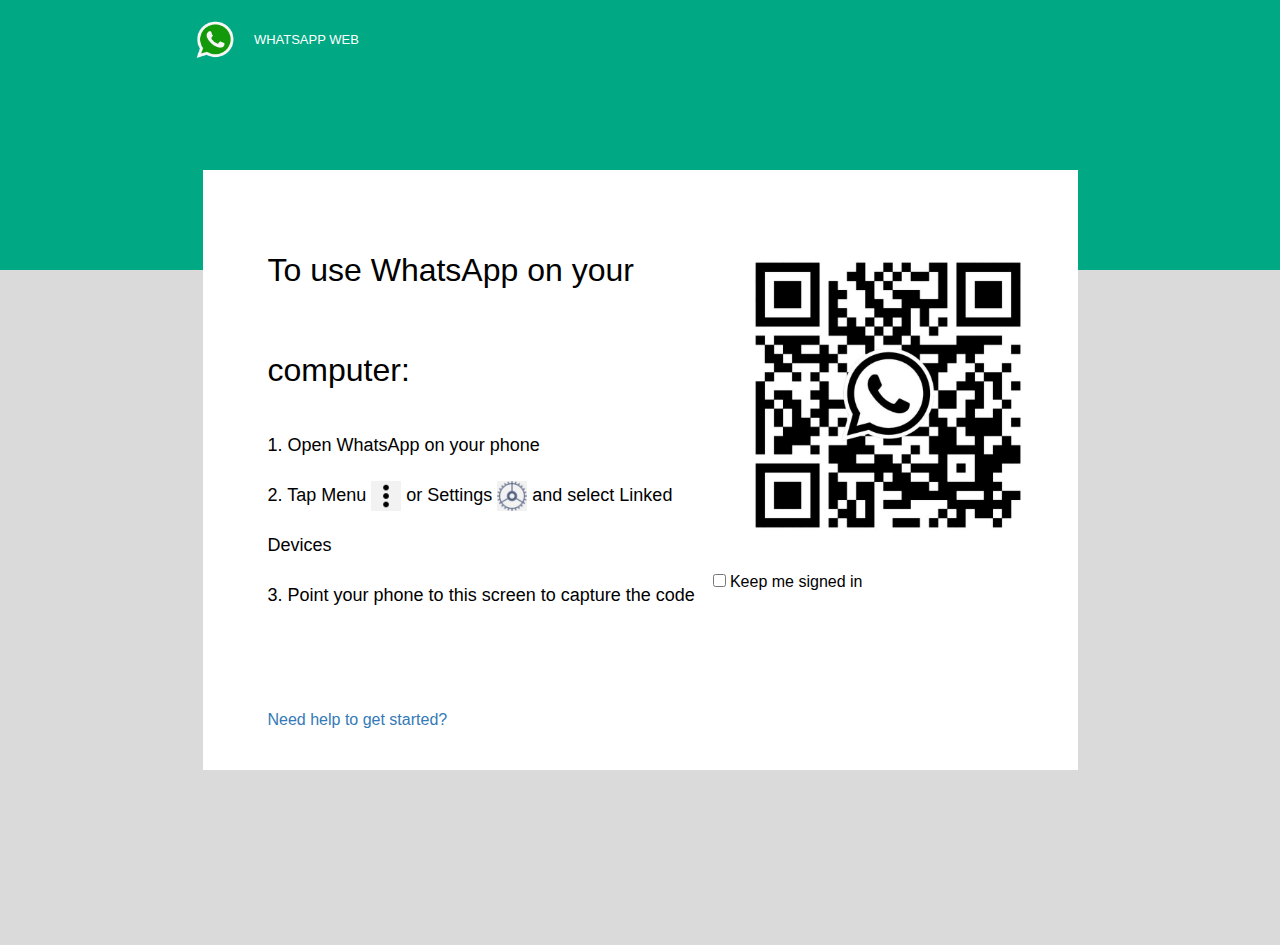
<file: CSS/Assignment-7/index.html>
<!DOCTYPE html>
<html>
    <head>
        <title>WhatsApp Replica</title>
        <link rel="stylesheet" href="https://maxcdn.bootstrapcdn.com/bootstrap/3.4.1/css/bootstrap.min.css">
        <link rel="stylesheet" href="./style.css">
        <script src="https://ajax.googleapis.com/ajax/libs/jquery/3.6.0/jquery.min.js"></script>
        <script src="https://maxcdn.bootstrapcdn.com/bootstrap/3.4.1/js/bootstrap.min.js"></script>
    </head>
    <body>

        <div class="main-top container-fluid">
          <div class="logo">
          <p>
          <img class="logo" src="./assets/whatsapp-logo.png" alt="whatsapp-logo" />
          <span class="logotext">Whatsapp web</span>
        </p>  
          </div>
                 
              <div class="col-md-12 f-box">
        
            <div class="desc">
              
                <span class="title"> To use WhatsApp on your computer:</span><br />                  
                <span class="para-1">
                  1. Open WhatsApp on your phone<br />
                  2. Tap Menu <img src="./assets/menu.png" alt="menu"  width="30" height="30" style="background-color: rgba(211,211,211, .3)" />  or Settings
                  <img src="./assets/settings.png" alt="settings" width="30" height="30" style="background-color: rgba(211,211,211, .3)" /> 
                  and select Linked Devices<br />
                 3. Point your phone to this screen to capture the code  
              </span><br /><br /><br />
              <span class="para-2">
                <a href="https://faq.whatsapp.com/web/download-and-installation/how-to-log-in-or-out?lang=en" target="_blank">
                  Need help to get started?
                </a>  
            </span>
            
              </div>     
               
          <div class="qrcode">
            <a href="./chatbox.html">
              <img class="qrcode" src="./assets/whatsapp-qrcode.png" alt="whatsapp-qrcode">
            </a>
            <span class="para-3">
              <input type="checkbox" name="signedin" id="signedin"/> Keep me signed in  
            </span>
          </div>
            </div>
       </div>
          
            <div class="main-bottom  container-fluid"></div>
    </body>
</html>
</file>
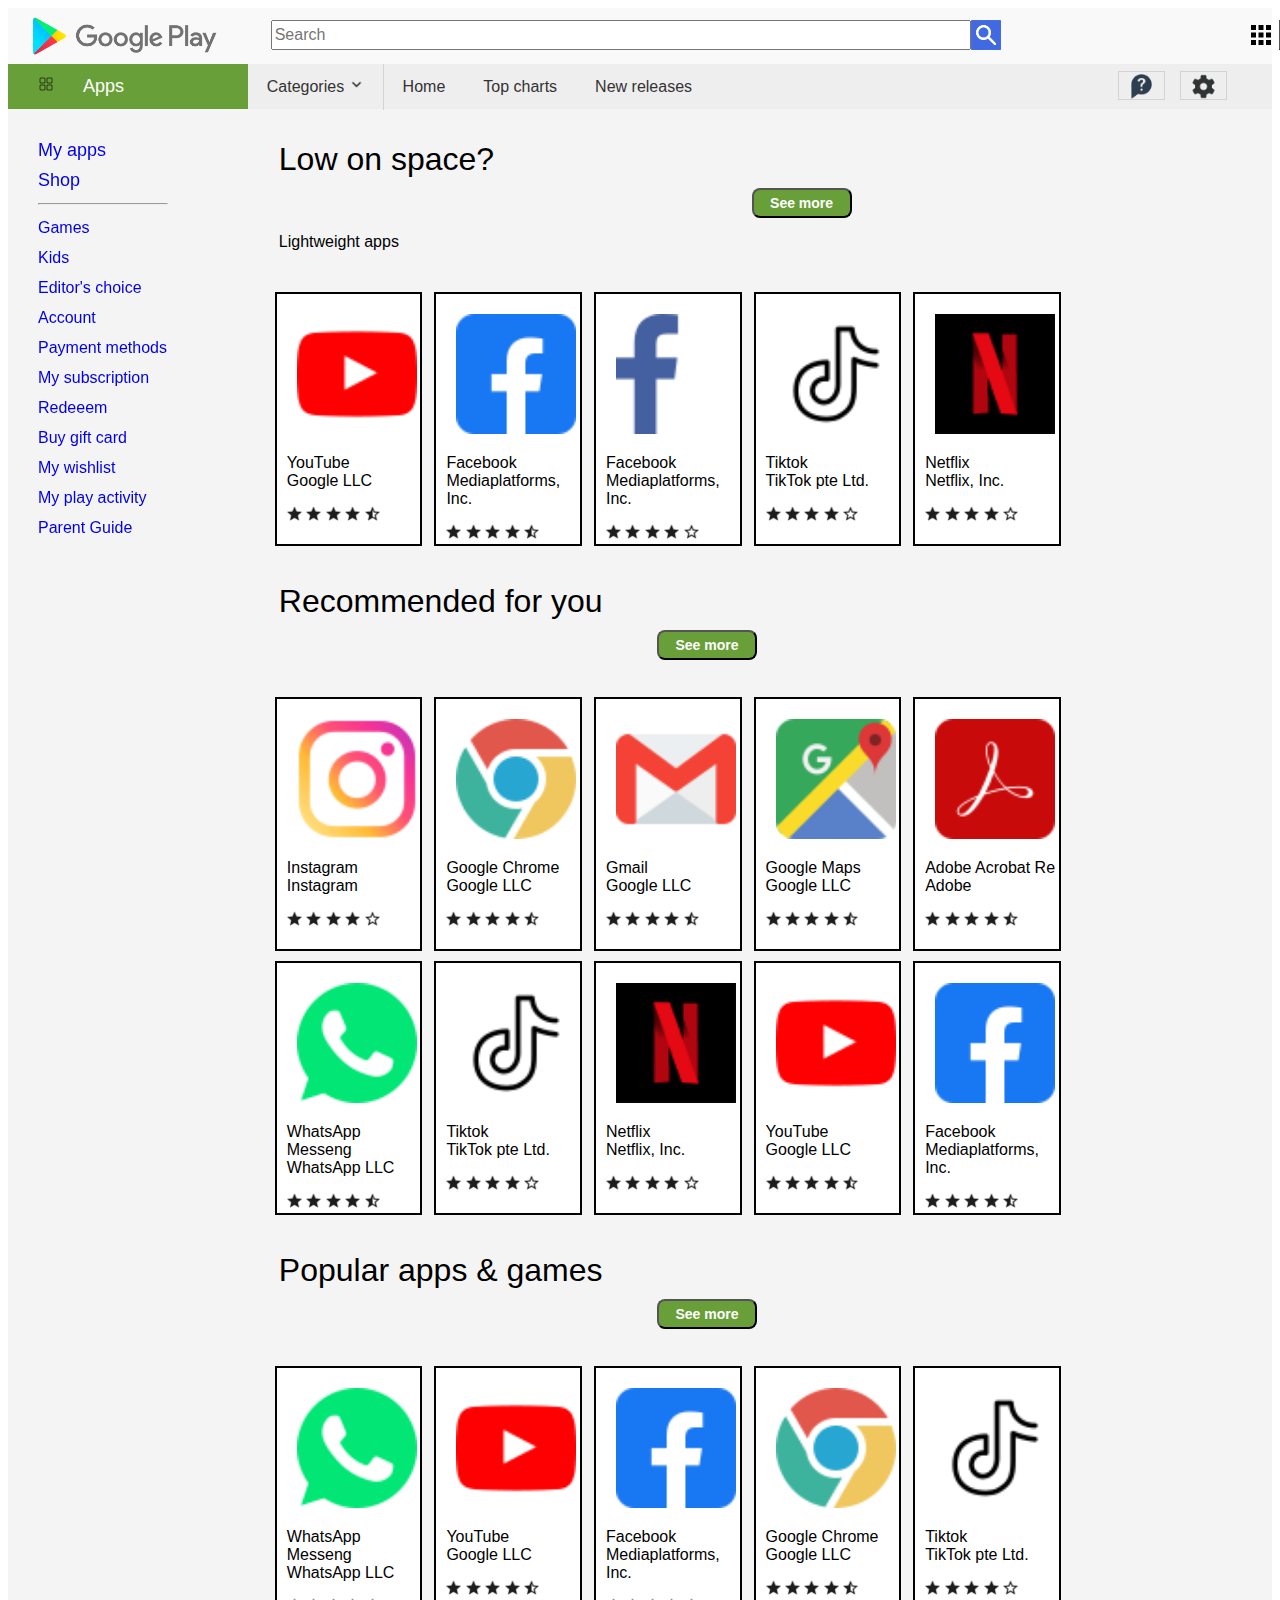
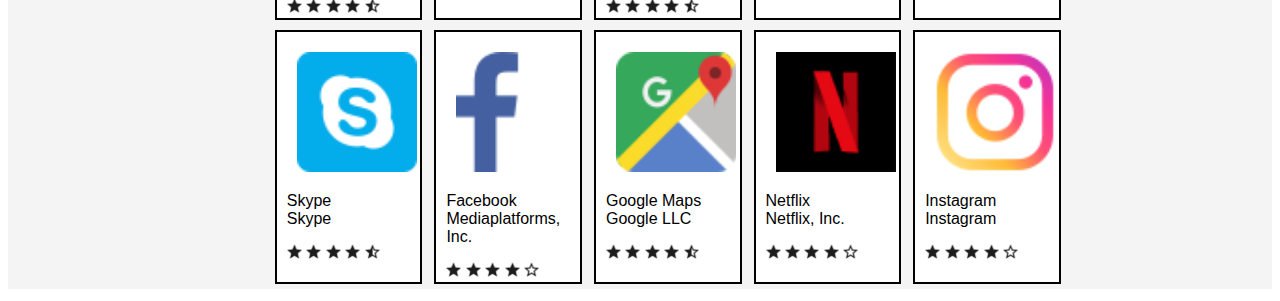
<file: CSS/Assignment-8/index.html>
<!DOCTYPE html>
<html>

<head>
    <title>Android Apps on Google Play</title>
    <link rel="stylesheet" href="style.css">
    <script src="script.js"></script>
    <link rel="icon" href="assets/googleplay-icon.png" type="image/x-icon">
</head>

<body>

    <div class="main">
        <img class="logo" src="./assets/googleplay-logo.png" alt="googleplay-logo">

        <input class="searchbox" type="Search" placeholder="Search" size="100">

        <input class="search" type="image" src="./assets/search-blue.png" alt="Search" value="Search" width="10"
            height="30" />



        <div class="m1">
            <div class="dropdown-1">
                <a href="#menu" onclick="myFunction1()" class="dropbtn-1">

                    <img src="./assets/menu.png" alt="menu" width="20" height="20">
                </a>
                <div id="myDropdown-1" class="dropdown-1-content">
                    <table>
                        <tr class="gapps">
                            <td class="gapps"><a href="#"><img src="assets/account.png" alt="account" width="40"
                                        height="40">Account</a></td>

                            <td class="gapps"><a href="#"><img src="assets/googlesearch-icon.png" alt="search"
                                        width="40" height="40">Search</a></td>

                            <td class="gapps"> <a href="#"><img src="assets/youtube.png" alt="youtube" width="40"
                                        height="40">
                                    YouTube</a></td>
                        </tr>
                        <tr class="gapps">
                            <td class="gapps"><a href="#"><img src="assets/googleplay-icon.png" alt="play" width="40"
                                        height="40">Play</a></td>

                            <td class="gapps"><a href="#"><img src="assets/news.png" alt="news" width="40"
                                        height="40">News</a></td>

                            <td class="gapps"><a href="#"><img src="assets/gmail-icon.png" alt="gmail" width="40"
                                        height="40">
                                    Gmail</a></td>
                        </tr>
                        <tr class="gapps">
                            <td class="gapps"><a href="#"><img src="assets/meet.png" alt="meet" width="40"
                                        height="40">Meet</a></td>

                            <td class="gapps"><a href="#"><img src="assets/chat.png" alt="chat" width="40"
                                        height="40">Chat</a></td>

                            <td class="gapps"><a href="#"><img src="assets/contacts.png" alt="contacts" width="40"
                                        height="40">
                                    Contacts</a></td>
                        </tr>
                        <tr class="gapps">
                            <td class="gapps"><a href="#"><img src="assets/googledrive-icon.png" alt="drive" width="40"
                                        height="40">Drive</a></td>

                            <td class="gapps"><a href="#"><img src="assets/calendar.png" alt="calendar" width="40"
                                        height="40">Calendar</a></td>

                            <td class="gapps"><a href="#"><img src="assets/translate.png" alt="translate" width="40"
                                        height="40">
                                    Translate</a></td>
                        </tr>
                        <tr class="gapps">
                            <td class="gapps"><a href="#"><img src="assets/googlephotos-icon.png" alt="photos"
                                        width="40" height="40">Photos</a></td>

                            <td class="gapps"><a href="#"><img src="assets/googleduo-icon.png" alt="duo" width="40"
                                        height="40"><br />Duo </a></td>

                            <td class="gapps"><a href="#"><img src="assets/chrome-icon.png" alt="chrome" width="40"
                                        height="40">
                                    Chrome</a></td>
                        </tr>
                        <tr class="gapps">
                            <td class="gapps"><a href="#"><img src="assets/shopping.png" alt="shopping" width="40"
                                        height="40">Shopping</a></td>

                            <td class="gapps"></td>

                            <td class="gapps"></td>
                        </tr>
                        <tr class="gapps">
                            <td class="gapps" colspan="3">
                                <hr />
                            </td>
                        </tr>

                        <tr class="gapps">
                            <td class="gapps"><a href="#"><img src="assets/Finance.png" alt="finance" width="40"
                                        height="40">Finance</a></td>

                            <td class="gapps"><a href="#"><img src="assets/docs.png" alt="docs" width="40"
                                        height="40">Docs</a></td>

                            <td class="gapps"><a href="#"><img src="assets/sheets.png" alt="sheets" width="40"
                                        height="40">
                                    Sheet</a></td>
                        </tr>
                        <tr class="gapps">
                            <td class="gapps"><a href="#"><img src="assets/slides.png" alt="slides" width="40"
                                        height="40">Slides</a></td>

                            <td class="gapps"><a href="#"><img src="assets/books.png" alt="books" width="40"
                                        height="40">Books</a></td>

                            <td class="gapps"><a href="#"><img src="assets/blogger.png" alt="blogger" width="40"
                                        height="40">
                                    Blogger</a></td>
                        </tr>
                        <tr class="gapps">
                            <td class="gapps"><a href="#"><img src="assets/googlehangouts-icon.png" alt="hangsout"
                                        width="40" height="40">Hangouts</a></td>

                            <td class="gapps"><a href="#"><img src="assets/keep.png" alt="keeps" width="40"
                                        height="40">Keeps</a></td>

                            <td class="gapps"><a href="#"><img src="assets/jamboard.png" alt="jamboard" width="40"
                                        height="40">
                                    Jamboard</a></td>
                        </tr>
                        <tr class="gapps">
                            <td class="gapps"><a href="#"><img src="assets/googleearth-icon.png" alt="earth" width="40"
                                        height="40">Earth</a></td>

                            <td class="gapps"><a href="#"><img src="assets/collection.png" alt="collections" width="40"
                                        height="40">Collections</a></td>

                            <td class="gapps"><a href="#"><img src="assets/artsculture.png" alt="artsculture" width="40"
                                        height="40">
                                    Arts and<br />Culture</a></td>
                        </tr>
                        <tr class="gapps">
                            <td class="gapps"><a href="#"><img src="assets/googleads-icon.png" alt="ads" width="40"
                                        height="40">Google Ads</a></td>

                            <td class="gapps"><a href="#"><img src="assets/podcasts.png" alt="podcasts" width="40"
                                        height="40">Podcasts</a></td>

                            <td class="gapps"><a href="#"><img src="assets/travel.png" alt="travel" width="40"
                                        height="40">
                                    Travel</a></td>
                        </tr>
                        <tr class="gapps">
                            <td class="gapps"><a href="#"><img src="assets/forms.png" alt="forms" width="40"
                                        height="40">Forms</a></td>

                            <td class="gapps"></td>

                            <td class="gapps"></td>
                        </tr>
                        <tr class="gapps">
                            <td class="gapps" colspan="3">
                                <button class="gapps">More from Google</button>
                            </td>
                        </tr>


                    </table>
                </div>
            </div>

        </div>


        <!-- <div class="m1">

            <img src="./assets/menu.png" alt="menu" width="20" height="20">
        </div> -->

        <button class="signin">Sign in</button>

    </div>

    <div class="sm">

        <div class="vertical-menu">
            <a href="#" class="active">
                <img src="./assets/menu-apps.png" alt="apps" width="16" height="16">
                <span class="app">Apps</span></a>

        </div>


        <ul class="topmenu">

            <li class="topmenu">
                <div class="dropdown">
                    <a href="#categories" onclick="myFunction()" class="dropbtn">
                        Categories
                        <img src="./assets/down-arrow.png" alt="downarrow" width="15" height="15">
                    </a>
                    <div id="myDropdown" class="dropdown-content">
                        <table>
                            <tr>
                                <td> <a href="#">Art &amp; Design</a></td>

                                <td><a href="#">Games
                                        <hr />
                                    </a></td>

                                <td> <a href="#">Kids
                                        <hr />
                                    </a></td>
                            </tr>
                            <tr>
                                <td><a href="#">Augmented reality</a></td>
                                <td><a href="#">Action
                                    </a></td>
                                <td><a href="#">Ages up to 5</a></td>
                            </tr>
                            <tr>
                                <td> <a href="#">Auto &amp; Vehicles</a></td>
                                <td><a href="#">Adventure
                                    </a></td>
                                <td><a href="#">Ages 6-8</a></td>
                            </tr>

                            <tr>
                                <td><a href="#">Beauty</a></td>
                                <td><a href="#">Arcade
                                    </a></td>
                                <td> <a href="#">Ages 9-12</a></td>

                            </tr>
                            <tr>

                                <td><a href="#">Books &amp; Reference</a></td>
                                <td><a href="#">Board
                                    </a></td>
                                <td></td>

                            </tr>
                            <tr>
                                <td><a href="#">Business</a></td>
                                <td><a href="#">Card
                                    </a></td>
                                <td></td>

                            </tr>
                            <tr>
                                <td><a href="#">Comics</a></td>
                                <td><a href="#">Casino
                                    </a></td>
                                <td></td>

                            </tr>
                            <tr>
                                <td><a href="#">Communication</a></td>
                                <td><a href="#">Casual
                                    </a></td>
                                <td></td>

                            </tr>
                            <tr>
                                <td><a href="#">Dating</a></td>
                                <td><a href="#">Educational
                                    </a></td>
                                <td></td>

                            </tr>
                            <tr>
                                <td><a href="#">Daydream</a></td>
                                <td><a href="#">Music
                                    </a></td>
                                <td></td>

                            </tr>
                            <tr>
                                <td><a href="#">Education</a></td>
                                <td><a href="#">Puzzle
                                    </a></td>
                                <td></td>

                            </tr>
                            <tr>
                                <td><a href="#">Entertainment</a></td>
                                <td><a href="#">Racing
                                    </a></td>
                                <td></td>

                            </tr>
                            <tr>
                                <td><a href="#">Events</a></td>
                                <td><a href="#">Role Playing
                                    </a></td>
                                <td></td>

                            </tr>
                            <tr>
                                <td><a href="#">Finance</a></td>
                                <td><a href="#">Simulation
                                    </a></td>
                                <td></td>

                            </tr>
                            <tr>
                                <td><a href="#">Food &amp; Drink</a></td>
                                <td><a href="#">Sports
                                    </a></td>
                                <td></td>

                            </tr>
                            <tr>
                                <td><a href="#">Health &amp; Fitness</a></td>
                                <td><a href="#">Strategy
                                    </a></td>
                                <td></td>

                            </tr>
                            <tr>
                                <td><a href="#">House &amp; Home</a></td>
                                <td><a href="#">Trivia
                                    </a></td>
                                <td></td>

                            </tr>
                            <tr>
                                <td><a href="#">Libraries &amp; Demo</a></td>
                                <td><a href="#">Word</a></td>
                                <td></td>

                            </tr>
                            <tr>
                                <td><a href="#">Lifestyle</a></td>
                                <td></td>
                                <td></td>

                            </tr>
                            <tr>
                                <td><a href="#">Maps &amp; Navigation</a></td>
                                <td></td>
                                <td></td>

                            </tr>
                            <tr>
                                <td><a href="#">Medical</a></td>
                                <td></td>
                                <td></td>

                            </tr>
                            <tr>
                                <td><a href="#">Music &amp; Audio</a></td>
                                <td></td>
                                <td></td>

                            </tr>
                            <tr>
                                <td><a href="#">News &amp; Magazines</a></td>
                                <td></td>
                                <td></td>

                            </tr>
                            <tr>
                                <td><a href="#">Parenting</a></td>
                                <td></td>
                                <td></td>

                            </tr>
                            <tr>
                                <td><a href="#">Personalization</a></td>
                                <td></td>
                                <td></td>

                            </tr>
                            <tr>
                                <td><a href="#">Photography</a></td>
                                <td></td>
                                <td></td>

                            </tr>
                            <tr>
                                <td><a href="#">Productivity</a></td>
                                <td></td>
                                <td></td>

                            </tr>
                            <tr>
                                <td><a href="#">Shopping</a></td>
                                <td></td>
                                <td></td>

                            </tr>
                            <tr>
                                <td><a href="#">Social</a></td>
                                <td></td>
                                <td></td>

                            </tr>
                            <tr>
                                <td><a href="#">Sports</a></td>
                                <td></td>
                                <td></td>

                            </tr>
                            <tr>
                                <td><a href="#">Tools</a></td>
                                <td></td>
                                <td></td>

                            </tr>
                            <tr>
                                <td><a href="#">Travel &amp; Local</a></td>
                                <td></td>
                                <td></td>

                            </tr>
                            <tr>
                                <td><a href="#">Video Players & Editors</a></td>
                                <td></td>
                                <td></td>

                            </tr>
                            <tr>
                                <td><a href="#">Watch apps</a></td>
                                <td></td>
                                <td></td>

                            </tr>
                            <tr>
                                <td><a href="#">Watch faces</a></td>
                                <td></td>
                                <td></td>

                            </tr>
                            <tr>
                                <td><a href="#">Weather</a></td>
                                <td></td>
                                <td></td>

                            </tr>
                        </table>





                    </div>
                </div>

            </li>

            <li class="topmenu"><a href="#home">Home</a></li>
            <li class="topmenu"><a href="#topcharts">Top charts</a></li>
            <li class="topmenu"><a href="#newreleases">New releases</a></li>
        </ul>
        <div class="smbtn">
            <a href="#help">
                <img class="sm" src="./assets/help.png" alt="help" width="25" height="25">
            </a>
            <a href="#setting">
                <img class="sm" src="./assets/settings.png" alt="settings" width="25" height="25">
            </a>
        </div>
    </div>



    <div class="parent">

        <div class="leftbox">

            <ul id="opt1">
                <li class="top"><a href="#">My apps</a></li>
                <li class="top"><a href="#">Shop</a></li>
                <li class="hline">
                    <hr />
                </li>
                <li><a href="#">Games</a></li>
                <li><a href="#">Kids</a></li>
                <li><a href="#">Editor's choice</a></li>
                <li><a href="#">Account</a></li>
                <li><a href="#">Payment methods</a></li>
                <li><a href="#">My subscription</a></li>
                <li><a href="#">Redeeem</a></li>
                <li><a href="#">Buy gift card</a></li>
                <li><a href="#">My wishlist</a></li>
                <li><a href="#">My play activity</a></li>
                <li><a href="#">Parent Guide</a></li>
            </ul>
        </div>

        <div class="centerbox">
            <p class="head">

                Low on space&quest;
                <button class="seemore">See more</button>
                <br /><span class="shead">Lightweight apps</span>

            </p>

            <div class="box">
                <img class="icon" src="./assets/youtube.png" alt="youtube" width="120" height="120">
                <p>YouTube<br /> Google LLC </p>
                <img class="rating" src="./assets/star-ff.png" alt="youtube" width="15" height="15">
                <img class="rating1" src="./assets/star-ff.png" alt="youtube" width="15" height="15">
                <img class="rating1" src="./assets/star-ff.png" alt="youtube" width="15" height="15">
                <img class="rating1" src="./assets/star-ff.png" alt="youtube" width="15" height="15">
                <img class="rating1" src="./assets/star-hf.png" alt="youtube" width="15" height="15">
            </div>
            <div class="box">
                <img class="icon" src="./assets/facebook.png" alt="youtube" width="120" height="120">
                <p>Facebook<br /> Mediaplatforms, Inc.</p>
                <img class="rating" src="./assets/star-ff.png" alt="youtube" width="15" height="15">
                <img class="rating1" src="./assets/star-ff.png" alt="youtube" width="15" height="15">
                <img class="rating1" src="./assets/star-ff.png" alt="youtube" width="15" height="15">
                <img class="rating1" src="./assets/star-ff.png" alt="youtube" width="15" height="15">
                <img class="rating1" src="./assets/star-hf.png" alt="youtube" width="15" height="15">
            </div>
            <div class="box">
                <img class="icon" src="./assets/facebook-lite.png" alt="youtube" width="120" height="120">
                <p>Facebook<br /> Mediaplatforms, Inc.</p>
                <img class="rating" src="./assets/star-ff.png" alt="youtube" width="15" height="15">
                <img class="rating1" src="./assets/star-ff.png" alt="youtube" width="15" height="15">
                <img class="rating1" src="./assets/star-ff.png" alt="youtube" width="15" height="15">
                <img class="rating1" src="./assets/star-ff.png" alt="youtube" width="15" height="15">
                <img class="rating1" src="./assets/star-blank1.png" alt="youtube" width="15" height="15">
            </div>
            <div class="box">
                <img class="icon" src="./assets/tiktok.png" alt="youtube" width="120" height="120">
                <p>Tiktok<br /> TikTok pte Ltd.</p>
                <img class="rating" src="./assets/star-ff.png" alt="youtube" width="15" height="15">
                <img class="rating1" src="./assets/star-ff.png" alt="youtube" width="15" height="15">
                <img class="rating1" src="./assets/star-ff.png" alt="youtube" width="15" height="15">
                <img class="rating1" src="./assets/star-ff.png" alt="youtube" width="15" height="15">
                <img class="rating1" src="./assets/star-blank1.png" alt="youtube" width="15" height="15">
            </div>
            <div class="box">
                <img class="icon" src="./assets/nettflix.png" alt="youtube" width="120" height="120">
                <p>Netflix<br /> Netflix, Inc.</p>
                <img class="rating" src="./assets/star-ff.png" alt="youtube" width="15" height="15">
                <img class="rating1" src="./assets/star-ff.png" alt="youtube" width="15" height="15">
                <img class="rating1" src="./assets/star-ff.png" alt="youtube" width="15" height="15">
                <img class="rating1" src="./assets/star-ff.png" alt="youtube" width="15" height="15">
                <img class="rating1" src="./assets/star-blank1.png" alt="youtube" width="15" height="15">
            </div>
            <p class="head">
                Recommended for you
                <button class="seemore1">See more</button>
            </p>
            <div class="box">
                <img class="icon" src="./assets/instagram.png" alt="youtube" width="120" height="120">
                <p>Instagram<br /> Instagram</p>
                <img class="rating" src="./assets/star-ff.png" alt="youtube" width="15" height="15">
                <img class="rating1" src="./assets/star-ff.png" alt="youtube" width="15" height="15">
                <img class="rating1" src="./assets/star-ff.png" alt="youtube" width="15" height="15">
                <img class="rating1" src="./assets/star-ff.png" alt="youtube" width="15" height="15">
                <img class="rating1" src="./assets/star-blank1.png" alt="youtube" width="15" height="15">
            </div>

            <div class="box"><img class="icon" src="./assets/chrome-icon.png" alt="youtube" width="120" height="120">
                <p>Google Chrome<br /> Google LLC </p>
                <img class="rating" src="./assets/star-ff.png" alt="youtube" width="15" height="15">
                <img class="rating1" src="./assets/star-ff.png" alt="youtube" width="15" height="15">
                <img class="rating1" src="./assets/star-ff.png" alt="youtube" width="15" height="15">
                <img class="rating1" src="./assets/star-ff.png" alt="youtube" width="15" height="15">
                <img class="rating1" src="./assets/star-hf.png" alt="youtube" width="15" height="15">
            </div>

            <div class="box"><img class="icon" src="./assets/gmail-icon.png" alt="youtube" width="120" height="120">
                <p>Gmail<br /> Google LLC </p>
                <img class="rating" src="./assets/star-ff.png" alt="youtube" width="15" height="15">
                <img class="rating1" src="./assets/star-ff.png" alt="youtube" width="15" height="15">
                <img class="rating1" src="./assets/star-ff.png" alt="youtube" width="15" height="15">
                <img class="rating1" src="./assets/star-ff.png" alt="youtube" width="15" height="15">
                <img class="rating1" src="./assets/star-hf.png" alt="youtube" width="15" height="15">
            </div>


            <div class="box"><img class="icon" src="./assets/googlemaps-icon.png" alt="youtube" width="120"
                    height="120">
                <p>Google Maps<br /> Google LLC </p>
                <img class="rating" src="./assets/star-ff.png" alt="youtube" width="15" height="15">
                <img class="rating1" src="./assets/star-ff.png" alt="youtube" width="15" height="15">
                <img class="rating1" src="./assets/star-ff.png" alt="youtube" width="15" height="15">
                <img class="rating1" src="./assets/star-ff.png" alt="youtube" width="15" height="15">
                <img class="rating1" src="./assets/star-hf.png" alt="youtube" width="15" height="15">
            </div>


            <div class="box"><img class="icon" src="./assets/pdf-icon.png" alt="youtube" width="120" height="120">
                <p>Adobe Acrobat Re<br /> Adobe </p>
                <img class="rating" src="./assets/star-ff.png" alt="youtube" width="15" height="15">
                <img class="rating1" src="./assets/star-ff.png" alt="youtube" width="15" height="15">
                <img class="rating1" src="./assets/star-ff.png" alt="youtube" width="15" height="15">
                <img class="rating1" src="./assets/star-ff.png" alt="youtube" width="15" height="15">
                <img class="rating1" src="./assets/star-hf.png" alt="youtube" width="15" height="15">
            </div>

            <div class="box"><img class="icon" src="./assets/whatsapp-icon.png" alt="youtube" width="120" height="120">
                <p>WhatsApp Messeng<br /> WhatsApp LLC </p>
                <img class="rating" src="./assets/star-ff.png" alt="youtube" width="15" height="15">
                <img class="rating1" src="./assets/star-ff.png" alt="youtube" width="15" height="15">
                <img class="rating1" src="./assets/star-ff.png" alt="youtube" width="15" height="15">
                <img class="rating1" src="./assets/star-ff.png" alt="youtube" width="15" height="15">
                <img class="rating1" src="./assets/star-hf.png" alt="youtube" width="15" height="15">
            </div>





            <div class="box"> <img class="icon" src="./assets/tiktok.png" alt="youtube" width="120" height="120">
                <p>Tiktok<br /> TikTok pte Ltd.</p>
                <img class="rating" src="./assets/star-ff.png" alt="youtube" width="15" height="15">
                <img class="rating1" src="./assets/star-ff.png" alt="youtube" width="15" height="15">
                <img class="rating1" src="./assets/star-ff.png" alt="youtube" width="15" height="15">
                <img class="rating1" src="./assets/star-ff.png" alt="youtube" width="15" height="15">
                <img class="rating1" src="./assets/star-blank1.png" alt="youtube" width="15" height="15">
            </div>
            <div class="box"> <img class="icon" src="./assets/nettflix.png" alt="youtube" width="120" height="120">
                <p>Netflix<br /> Netflix, Inc.</p>
                <img class="rating" src="./assets/star-ff.png" alt="youtube" width="15" height="15">
                <img class="rating1" src="./assets/star-ff.png" alt="youtube" width="15" height="15">
                <img class="rating1" src="./assets/star-ff.png" alt="youtube" width="15" height="15">
                <img class="rating1" src="./assets/star-ff.png" alt="youtube" width="15" height="15">
                <img class="rating1" src="./assets/star-blank1.png" alt="youtube" width="15" height="15">
            </div>
            <div class="box"><img class="icon" src="./assets/youtube.png" alt="youtube" width="120" height="120">
                <p>YouTube<br /> Google LLC </p>
                <img class="rating" src="./assets/star-ff.png" alt="youtube" width="15" height="15">
                <img class="rating1" src="./assets/star-ff.png" alt="youtube" width="15" height="15">
                <img class="rating1" src="./assets/star-ff.png" alt="youtube" width="15" height="15">
                <img class="rating1" src="./assets/star-ff.png" alt="youtube" width="15" height="15">
                <img class="rating1" src="./assets/star-hf.png" alt="youtube" width="15" height="15">
            </div>
            <div class="box"><img class="icon" src="./assets/facebook.png" alt="youtube" width="120" height="120">
                <p>Facebook<br /> Mediaplatforms, Inc.</p>
                <img class="rating" src="./assets/star-ff.png" alt="youtube" width="15" height="15">
                <img class="rating1" src="./assets/star-ff.png" alt="youtube" width="15" height="15">
                <img class="rating1" src="./assets/star-ff.png" alt="youtube" width="15" height="15">
                <img class="rating1" src="./assets/star-ff.png" alt="youtube" width="15" height="15">
                <img class="rating1" src="./assets/star-hf.png" alt="youtube" width="15" height="15">
            </div>
            <p class="head">
                Popular apps &amp; games
                <button class="seemore1">See more</button>
            </p>
            <div class="box"><img class="icon" src="./assets/whatsapp-icon.png" alt="youtube" width="120" height="120">
                <p>WhatsApp Messeng<br /> WhatsApp LLC </p>
                <img class="rating" src="./assets/star-ff.png" alt="youtube" width="15" height="15">
                <img class="rating1" src="./assets/star-ff.png" alt="youtube" width="15" height="15">
                <img class="rating1" src="./assets/star-ff.png" alt="youtube" width="15" height="15">
                <img class="rating1" src="./assets/star-ff.png" alt="youtube" width="15" height="15">
                <img class="rating1" src="./assets/star-hf.png" alt="youtube" width="15" height="15">
            </div>
            <div class="box"><img class="icon" src="./assets/youtube.png" alt="youtube" width="120" height="120">
                <p>YouTube<br /> Google LLC </p>
                <img class="rating" src="./assets/star-ff.png" alt="youtube" width="15" height="15">
                <img class="rating1" src="./assets/star-ff.png" alt="youtube" width="15" height="15">
                <img class="rating1" src="./assets/star-ff.png" alt="youtube" width="15" height="15">
                <img class="rating1" src="./assets/star-ff.png" alt="youtube" width="15" height="15">
                <img class="rating1" src="./assets/star-hf.png" alt="youtube" width="15" height="15">
            </div>
            <div class="box"><img class="icon" src="./assets/facebook.png" alt="youtube" width="120" height="120">
                <p>Facebook<br /> Mediaplatforms, Inc.</p>
                <img class="rating" src="./assets/star-ff.png" alt="youtube" width="15" height="15">
                <img class="rating1" src="./assets/star-ff.png" alt="youtube" width="15" height="15">
                <img class="rating1" src="./assets/star-ff.png" alt="youtube" width="15" height="15">
                <img class="rating1" src="./assets/star-ff.png" alt="youtube" width="15" height="15">
                <img class="rating1" src="./assets/star-hf.png" alt="youtube" width="15" height="15">
            </div>
            <div class="box"><img class="icon" src="./assets/chrome-icon.png" alt="youtube" width="120" height="120">
                <p>Google Chrome<br /> Google LLC </p>
                <img class="rating" src="./assets/star-ff.png" alt="youtube" width="15" height="15">
                <img class="rating1" src="./assets/star-ff.png" alt="youtube" width="15" height="15">
                <img class="rating1" src="./assets/star-ff.png" alt="youtube" width="15" height="15">
                <img class="rating1" src="./assets/star-ff.png" alt="youtube" width="15" height="15">
                <img class="rating1" src="./assets/star-hf.png" alt="youtube" width="15" height="15">
            </div>
            <div class="box"> <img class="icon" src="./assets/tiktok.png" alt="youtube" width="120" height="120">
                <p>Tiktok<br /> TikTok pte Ltd.</p>
                <img class="rating" src="./assets/star-ff.png" alt="youtube" width="15" height="15">
                <img class="rating1" src="./assets/star-ff.png" alt="youtube" width="15" height="15">
                <img class="rating1" src="./assets/star-ff.png" alt="youtube" width="15" height="15">
                <img class="rating1" src="./assets/star-ff.png" alt="youtube" width="15" height="15">
                <img class="rating1" src="./assets/star-blank1.png" alt="youtube" width="15" height="15">
            </div>



            <div class="box"><img class="icon" src="./assets/skype-icon.png" alt="youtube" width="120" height="120">
                <p>Skype<br /> Skype </p>
                <img class="rating" src="./assets/star-ff.png" alt="youtube" width="15" height="15">
                <img class="rating1" src="./assets/star-ff.png" alt="youtube" width="15" height="15">
                <img class="rating1" src="./assets/star-ff.png" alt="youtube" width="15" height="15">
                <img class="rating1" src="./assets/star-ff.png" alt="youtube" width="15" height="15">
                <img class="rating1" src="./assets/star-hf.png" alt="youtube" width="15" height="15">
            </div>


            <div class="box">
                <img class="icon" src="./assets/facebook-lite.png" alt="youtube" width="120" height="120">
                <p>Facebook<br /> Mediaplatforms, Inc.</p>
                <img class="rating" src="./assets/star-ff.png" alt="youtube" width="15" height="15">
                <img class="rating1" src="./assets/star-ff.png" alt="youtube" width="15" height="15">
                <img class="rating1" src="./assets/star-ff.png" alt="youtube" width="15" height="15">
                <img class="rating1" src="./assets/star-ff.png" alt="youtube" width="15" height="15">
                <img class="rating1" src="./assets/star-blank1.png" alt="youtube" width="15" height="15">
            </div>
            <div class="box"><img class="icon" src="./assets/googlemaps-icon.png" alt="youtube" width="120"
                    height="120">
                <p>Google Maps<br /> Google LLC </p>
                <img class="rating" src="./assets/star-ff.png" alt="youtube" width="15" height="15">
                <img class="rating1" src="./assets/star-ff.png" alt="youtube" width="15" height="15">
                <img class="rating1" src="./assets/star-ff.png" alt="youtube" width="15" height="15">
                <img class="rating1" src="./assets/star-ff.png" alt="youtube" width="15" height="15">
                <img class="rating1" src="./assets/star-hf.png" alt="youtube" width="15" height="15">
            </div>
            <div class="box">
                <img class="icon" src="./assets/nettflix.png" alt="youtube" width="120" height="120">
                <p>Netflix<br /> Netflix, Inc.</p>
                <img class="rating" src="./assets/star-ff.png" alt="youtube" width="15" height="15">
                <img class="rating1" src="./assets/star-ff.png" alt="youtube" width="15" height="15">
                <img class="rating1" src="./assets/star-ff.png" alt="youtube" width="15" height="15">
                <img class="rating1" src="./assets/star-ff.png" alt="youtube" width="15" height="15">
                <img class="rating1" src="./assets/star-blank1.png" alt="youtube" width="15" height="15">
            </div>
            <div class="box">
                <img class="icon" src="./assets/instagram.png" alt="youtube" width="120" height="120">
                <p>Instagram<br /> Instagram</p>
                <img class="rating" src="./assets/star-ff.png" alt="youtube" width="15" height="15">
                <img class="rating1" src="./assets/star-ff.png" alt="youtube" width="15" height="15">
                <img class="rating1" src="./assets/star-ff.png" alt="youtube" width="15" height="15">
                <img class="rating1" src="./assets/star-ff.png" alt="youtube" width="15" height="15">
                <img class="rating1" src="./assets/star-blank1.png" alt="youtube" width="15" height="15">
            </div>
        </div>
        <div class="rightbox"></div>
        <div>


</body>

</html>
</file>
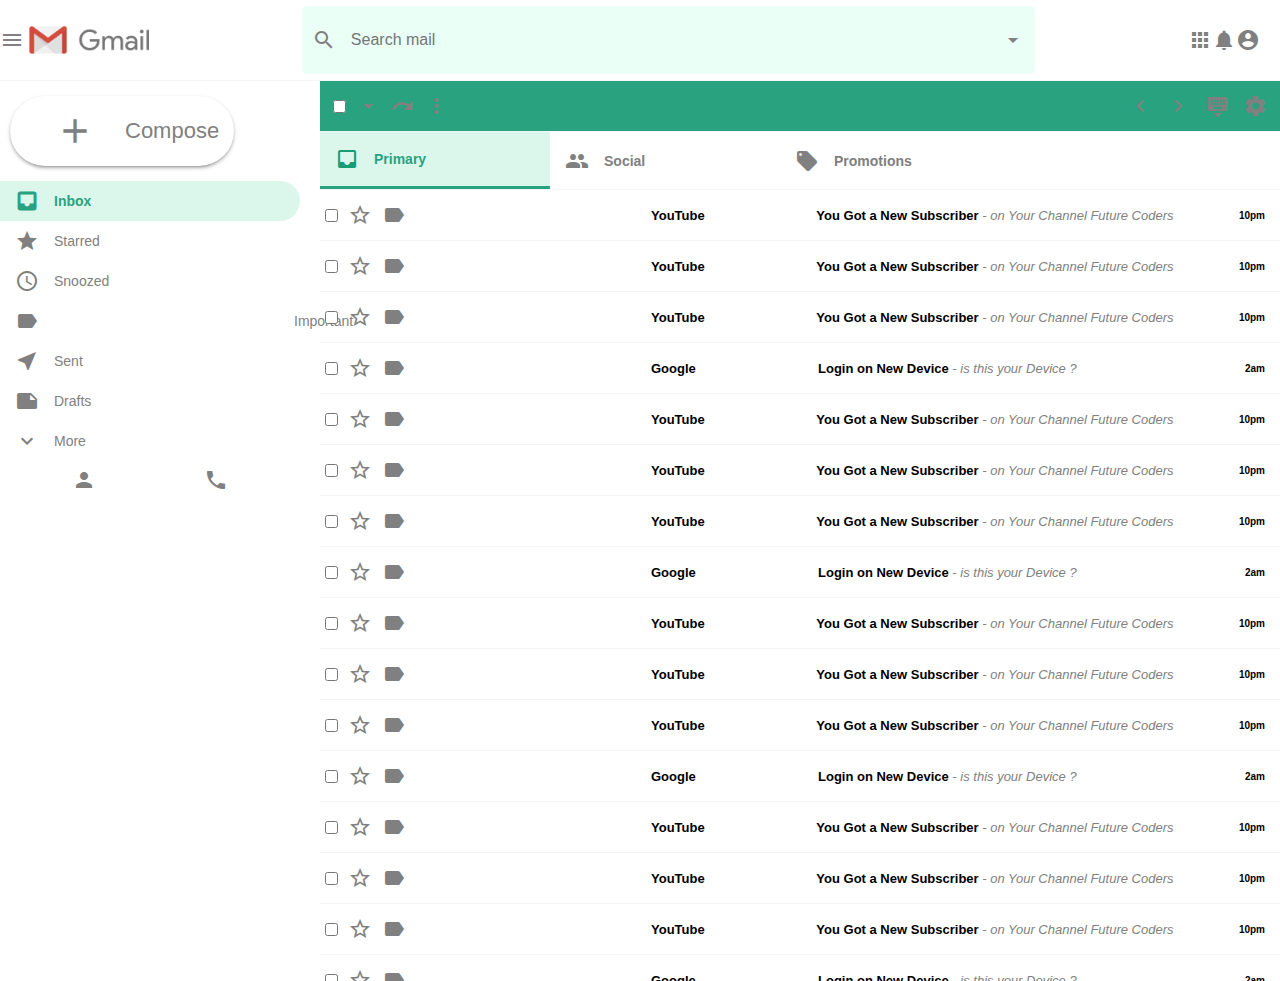
<file: CSS/Assignment-9/index.html>
<html lang="en">

<head>
  <link href="https://fonts.googleapis.com/icon?family=Material+Icons" rel="stylesheet" />
  <link rel="stylesheet" href="style.css" />
  <link rel="icon" href="assets/gmail-icon.png" type="image/x-icon">
  <script src="script.js"></script>
  <title>Gmail</title>
</head>

<body>
  <!-- Header Starts -->
  <div class="header">
    <div class="head-lbox">
      <i class="material-icons"> menu </i>
      <img src="assets/gmail-logo.png" alt="" />
    </div>

    <div class="head-mbox">
      <i class="material-icons"> search </i>
      <input type="text" placeholder="Search mail" />
      <i class="material-icons"> arrow_drop_down </i>
    </div>

    <div class="head-rbox">


      <div class="dropdown-1">
        <a href="#menu" onclick="myFunction1()" class="dropbtn-1">

          <i class="material-icons"> apps </i>
          <!-- <img src="./assets/menu.png" alt="menu" width="20" height="20"> -->
        </a>
        <div id="myDropdown-1" class="dropdown-1-content">
          <table>
            <tr class="gapps">
              <td class="gapps"><a href="#"><img src="assets/account.png" alt="account" width="40"
                    height="40">Account</a></td>

              <td class="gapps"><a href="#"><img src="assets/googlesearch-icon.png" alt="search" width="40"
                    height="40">Search</a></td>

              <td class="gapps"> <a href="#"><img src="assets/youtube.png" alt="youtube" width="40" height="40">
                  YouTube</a></td>
            </tr>
            <tr class="gapps">
              <td class="gapps"><a href="#"><img src="assets/googleplay-icon.png" alt="play" width="40"
                    height="40">Play</a></td>

              <td class="gapps"><a href="#"><img src="assets/news.png" alt="news" width="40" height="40">News</a></td>

              <td class="gapps"><a href="#"><img src="assets/gmail-icon.png" alt="gmail" width="40" height="40">
                  Gmail</a></td>
            </tr>
            <tr class="gapps">
              <td class="gapps"><a href="#"><img src="assets/meet.png" alt="meet" width="40" height="40">Meet</a></td>

              <td class="gapps"><a href="#"><img src="assets/chat.png" alt="chat" width="40" height="40"><br />Chat</a>
              </td>

              <td class="gapps"><a href="#"><img src="assets/contacts.png" alt="contacts" width="40" height="40">
                  Contacts</a></td>
            </tr>
            <tr class="gapps">
              <td class="gapps"><a href="#"><img src="assets/googledrive-icon.png" alt="drive" width="40"
                    height="40">Drive</a></td>

              <td class="gapps"><a href="#"><img src="assets/calendar.png" alt="calendar" width="40"
                    height="40">Calendar</a></td>

              <td class="gapps"><a href="#"><img src="assets/translate.png" alt="translate" width="40" height="40">
                  Translate</a></td>
            </tr>
            <tr class="gapps">
              <td class="gapps"><a href="#"><img src="assets/googlephotos-icon.png" alt="photos" width="40"
                    height="40">Photos</a></td>

              <td class="gapps"><a href="#"><img src="assets/googleduo-icon.png" alt="duo" width="40"
                    height="40"><br />Duo </a></td>

              <td class="gapps"><a href="#"><img src="assets/chrome-icon.png" alt="chrome" width="40" height="40">
                  Chrome</a></td>
            </tr>
            <tr class="gapps">
              <td class="gapps"><a href="#"><img src="assets/shopping.png" alt="shopping" width="40"
                    height="40">Shopping</a></td>

              <td class="gapps"></td>

              <td class="gapps"></td>
            </tr>
            <tr class="gapps">
              <td class="gapps" colspan="3">
                <hr />
              </td>
            </tr>

            <tr class="gapps">
              <td class="gapps"><a href="#"><img src="assets/Finance.png" alt="finance" width="40"
                    height="40">Finance</a></td>

              <td class="gapps"><a href="#"><img src="assets/docs.png" alt="docs" width="40" height="40"><br />Docs</a>
              </td>

              <td class="gapps"><a href="#"><img src="assets/sheets.png" alt="sheets" width="40" height="40">
                  Sheet</a></td>
            </tr>
            <tr class="gapps">
              <td class="gapps"><a href="#"><img src="assets/slides.png" alt="slides" width="40" height="40">Slides</a>
              </td>

              <td class="gapps"><a href="#"><img src="assets/books.png" alt="books" width="40" height="40">Books</a>
              </td>

              <td class="gapps"><a href="#"><img src="assets/blogger.png" alt="blogger" width="40" height="40">
                  Blogger</a></td>
            </tr>
            <tr class="gapps">
              <td class="gapps"><a href="#"><img src="assets/googlehangouts-icon.png" alt="hangsout" width="40"
                    height="40">Hangouts</a></td>

              <td class="gapps"><a href="#"><img src="assets/keep.png" alt="keeps" width="40" height="40">Keeps</a></td>

              <td class="gapps"><a href="#"><img src="assets/jamboard.png" alt="jamboard" width="40" height="40">
                  Jamboard</a></td>
            </tr>
            <tr class="gapps">
              <td class="gapps"><a href="#"><img src="assets/googleearth-icon.png" alt="earth" width="40"
                    height="40">Earth</a></td>

              <td class="gapps"><a href="#"><img src="assets/collection.png" alt="collections" width="40"
                    height="40">Collections</a></td>

              <td class="gapps"><a href="#"><img src="assets/artsculture.png" alt="artsculture" width="40" height="40">
                  Arts and<br />Culture</a></td>
            </tr>
            <tr class="gapps">
              <td class="gapps"><a href="#"><img src="assets/googleads-icon.png" alt="ads" width="40" height="40">Google
                  Ads</a></td>

              <td class="gapps"><a href="#"><img src="assets/podcasts.png" alt="podcasts" width="40"
                    height="40">Podcasts</a></td>

              <td class="gapps"><a href="#"><img src="assets/travel.png" alt="travel" width="40" height="40">
                  Travel</a></td>
            </tr>
            <tr class="gapps">
              <td class="gapps"><a href="#"><img src="assets/forms.png" alt="forms" width="40" height="40">Forms</a>
              </td>

              <td class="gapps"></td>

              <td class="gapps"></td>
            </tr>
            <tr class="gapps">
              <td class="gapps" colspan="3">
                <button class="gapps">More from Google</button>
              </td>
            </tr>


          </table>
        </div>
      </div>

      <i class="material-icons"> notifications </i>

      <div class="dropdown">
        <a href="#accountinfo" onclick="myFunction()" class="dropbtn">
          <i class="material-icons"> account_circle </i>
        </a>
        <div id="myDropdown" class="dropdown-content">
          <table>
            <tr>
              <td class="one">

                <a href="#">
                  <img src="./assets/images-n.jpg" alt="Avatar" class="avatar">
                  <img src="./assets/camera.png" alt="Avatar" class="cam">
                </a>
                <br />
                Nasir Raza<br />
                send2raza@gmail.com<br />
                <button class="gmanage"> Manage your goole Account</button>
                <br /><br />
                <hr />

              </td>
            </tr>
            <tr class="two">
              <td class="two">
                <a href="#">
                  <img src="./assets/images-n.jpg" alt="Avatar" class="avatar1">
                  <b>Nasir Raza</b>
                  <i> &emsp;&nbsp;&emsp;&emsp;&emsp;&emsp;&emsp;&emsp;&emsp;Signed out</i>
                  <br />&emsp;&emsp;&nbsp;&emsp;&emsp;nasirraza786112@gmail.com<br /><br />
                </a>
                <a href="#"><br />
                  <img class="avatar2" src="./assets/adduseraccount.png" alt="Avatar" height="20" width="20">
                  Add another account<br /><br />

                </a>
              </td>
            </tr>
            <tr>
              <td class="one">
                <hr /><br />
                <button class="gsout">Signed out of all accounts</button>
                <br /><br />
              </td>
            </tr>

            <tr>

              <td class="one">
                <hr /><br />
                <a href="#">Privacy Policy Terms of Service</a>

                <br />
              </td>
            </tr>
          </table>

        </div>
      </div>

    </div>
  </div>
  <!-- Header Ends -->

  <!-- Main Body Starts -->
  <div class="main__body">
    <!-- Sidebar Starts -->
    <div class="sidebar">
      <button class="sidebar__compose"><i class="material-icons"> add </i>Compose</button>
      <div class="sidebarOption sidebarOption__active">
        <i class="material-icons"> inbox </i>
        <h3>Inbox</h3>
      </div>

      <div class="sidebarOption">
        <i class="material-icons"> star </i>
        <h3>Starred</h3>
      </div>

      <div class="sidebarOption">
        <i class="material-icons"> access_time </i>
        <h3>Snoozed</h3>
      </div>

      <div class="sidebarOption">
        <i class="material-icons"> label_important </i>
        <h3>Important</h3>
      </div>

      <div class="sidebarOption">
        <i class="material-icons"> near_me </i>
        <h3>Sent</h3>
      </div>

      <div class="sidebarOption">
        <i class="material-icons"> note </i>
        <h3>Drafts</h3>
      </div>

      <div class="sidebarOption">
        <i class="material-icons"> expand_more </i>
        <h3>More</h3>
      </div>

      <div class="sidebar__footer">
        <div class="sidebar__footerIcons">
          <i class="material-icons"> person </i>
          <i class="material-icons"> duo </i>
          <i class="material-icons"> phone </i>
        </div>
      </div>
    </div>
    <!-- Sidebar Ends -->

    <!-- Email List Starts -->
    <div class="emailList">
      <!-- Settings Starts -->
      <div class="emailList__settings">
        <div class="emailList__settingsLeft">
          <input type="checkbox" />
          <i class="material-icons"> arrow_drop_down </i>
          <i class="material-icons"> redo </i>
          <i class="material-icons"> more_vert </i>
        </div>
        <div class="emailList__settingsRight">
          <i class="material-icons"> chevron_left </i>
          <i class="material-icons"> chevron_right </i>
          <i class="material-icons"> keyboard_hide </i>
          <i class="material-icons"> settings </i>
        </div>
      </div>
      <!-- Settings Ends -->

      <!-- Section Starts -->
      <div class="emailList__sections">
        <div class="section section__selected">
          <i class="material-icons"> inbox </i>
          <h4>Primary</h4>
        </div>

        <div class="section">
          <i class="material-icons"> people </i>
          <h4>Social</h4>
        </div>

        <div class="section">
          <i class="material-icons"> local_offer </i>
          <h4>Promotions</h4>
        </div>
      </div>
      <!-- Section Ends -->

      <!-- Email List rows starts -->
      <div class="emailList__list">
        <!-- Email Row Starts -->
        <div class="emailRow">
          <div class="emailRow__options">
            <input type="checkbox" name="" id="" />
            <i class="material-icons"> star_border </i>
            <i class="material-icons"> label_important </i>
          </div>

          <h3 class="emailRow__title">YouTube</h3>

          <div class="emailRow__message">
            <h4>
              You Got a New Subscriber
              <i class="emailRow__description"> - on Your Channel Future Coders </i>
            </h4>
          </div>

          <p class="emailRow__time">10pm</p>
        </div>
        <!-- Email Row Ends -->

        <!-- Email Row Starts -->
        <div class="emailRow">
          <div class="emailRow__options">
            <input type="checkbox" name="" id="" />
            <i class="material-icons"> star_border </i>
            <i class="material-icons"> label_important </i>
          </div>

          <h3 class="emailRow__title">YouTube</h3>

          <div class="emailRow__message">
            <h4>
              You Got a New Subscriber
              <i class="emailRow__description"> - on Your Channel Future Coders </i>
            </h4>
          </div>

          <p class="emailRow__time">10pm</p>
        </div>
        <!-- Email Row Ends -->

        <!-- Email Row Starts -->
        <div class="emailRow">
          <div class="emailRow__options">
            <input type="checkbox" name="" id="" />
            <i class="material-icons"> star_border </i>
            <i class="material-icons"> label_important </i>
          </div>

          <h3 class="emailRow__title">YouTube</h3>

          <div class="emailRow__message">
            <h4>
              You Got a New Subscriber<i class="emailRow__description">
                - on Your Channel Future Coders
              </i>
            </h4>
          </div>

          <p class="emailRow__time">10pm</p>
        </div>
        <!-- Email Row Ends -->

        <!-- Email Row Starts -->
        <div class="emailRow">
          <div class="emailRow__options">
            <input type="checkbox" name="" id="" />
            <i class="material-icons"> star_border </i>
            <i class="material-icons"> label_important </i>
          </div>

          <h3 class="emailRow__title">Google</h3>

          <div class="emailRow__message">
            <h4>
              Login on New Device<i class="emailRow__description">
                - is this your Device ?
              </i>
            </h4>
          </div>

          <p class="emailRow__time">2am</p>
        </div>
        <!-- Email Row Ends -->

        <!-- Email Row Starts -->
        <div class="emailRow">
          <div class="emailRow__options">
            <input type="checkbox" name="" id="" />
            <i class="material-icons"> star_border </i>
            <i class="material-icons"> label_important </i>
          </div>

          <h3 class="emailRow__title">YouTube</h3>

          <div class="emailRow__message">
            <h4>
              You Got a New Subscriber
              <i class="emailRow__description"> - on Your Channel Future Coders </i>
            </h4>
          </div>

          <p class="emailRow__time">10pm</p>
        </div>
        <!-- Email Row Ends -->

        <!-- Email Row Starts -->
        <div class="emailRow">
          <div class="emailRow__options">
            <input type="checkbox" name="" id="" />
            <i class="material-icons"> star_border </i>
            <i class="material-icons"> label_important </i>
          </div>

          <h3 class="emailRow__title">YouTube</h3>

          <div class="emailRow__message">
            <h4>
              You Got a New Subscriber
              <i class="emailRow__description"> - on Your Channel Future Coders </i>
            </h4>
          </div>

          <p class="emailRow__time">10pm</p>
        </div>
        <!-- Email Row Ends -->

        <!-- Email Row Starts -->
        <div class="emailRow">
          <div class="emailRow__options">
            <input type="checkbox" name="" id="" />
            <i class="material-icons"> star_border </i>
            <i class="material-icons"> label_important </i>
          </div>

          <h3 class="emailRow__title">YouTube</h3>

          <div class="emailRow__message">
            <h4>
              You Got a New Subscriber<i class="emailRow__description">
                - on Your Channel Future Coders
              </i>
            </h4>
          </div>

          <p class="emailRow__time">10pm</p>
        </div>
        <!-- Email Row Ends -->

        <!-- Email Row Starts -->
        <div class="emailRow">
          <div class="emailRow__options">
            <input type="checkbox" name="" id="" />
            <i class="material-icons"> star_border </i>
            <i class="material-icons"> label_important </i>
          </div>

          <h3 class="emailRow__title">Google</h3>

          <div class="emailRow__message">
            <h4>
              Login on New Device<i class="emailRow__description">
                - is this your Device ?
              </i>
            </h4>
          </div>

          <p class="emailRow__time">2am</p>
        </div>
        <!-- Email Row Ends -->

        <!-- Email Row Starts -->
        <div class="emailRow">
          <div class="emailRow__options">
            <input type="checkbox" name="" id="" />
            <i class="material-icons"> star_border </i>
            <i class="material-icons"> label_important </i>
          </div>

          <h3 class="emailRow__title">YouTube</h3>

          <div class="emailRow__message">
            <h4>
              You Got a New Subscriber
              <i class="emailRow__description"> - on Your Channel Future Coders </i>
            </h4>
          </div>

          <p class="emailRow__time">10pm</p>
        </div>
        <!-- Email Row Ends -->

        <!-- Email Row Starts -->
        <div class="emailRow">
          <div class="emailRow__options">
            <input type="checkbox" name="" id="" />
            <i class="material-icons"> star_border </i>
            <i class="material-icons"> label_important </i>
          </div>

          <h3 class="emailRow__title">YouTube</h3>

          <div class="emailRow__message">
            <h4>
              You Got a New Subscriber
              <i class="emailRow__description"> - on Your Channel Future Coders </i>
            </h4>
          </div>

          <p class="emailRow__time">10pm</p>
        </div>
        <!-- Email Row Ends -->

        <!-- Email Row Starts -->
        <div class="emailRow">
          <div class="emailRow__options">
            <input type="checkbox" name="" id="" />
            <i class="material-icons"> star_border </i>
            <i class="material-icons"> label_important </i>
          </div>

          <h3 class="emailRow__title">YouTube</h3>

          <div class="emailRow__message">
            <h4>
              You Got a New Subscriber<i class="emailRow__description">
                - on Your Channel Future Coders
              </i>
            </h4>
          </div>

          <p class="emailRow__time">10pm</p>
        </div>
        <!-- Email Row Ends -->

        <!-- Email Row Starts -->
        <div class="emailRow">
          <div class="emailRow__options">
            <input type="checkbox" name="" id="" />
            <i class="material-icons"> star_border </i>
            <i class="material-icons"> label_important </i>
          </div>

          <h3 class="emailRow__title">Google</h3>

          <div class="emailRow__message">
            <h4>
              Login on New Device<i class="emailRow__description">
                - is this your Device ?
              </i>
            </h4>
          </div>

          <p class="emailRow__time">2am</p>
        </div>
        <!-- Email Row Ends -->

        <!-- Email Row Starts -->
        <div class="emailRow">
          <div class="emailRow__options">
            <input type="checkbox" name="" id="" />
            <i class="material-icons"> star_border </i>
            <i class="material-icons"> label_important </i>
          </div>

          <h3 class="emailRow__title">YouTube</h3>

          <div class="emailRow__message">
            <h4>
              You Got a New Subscriber
              <i class="emailRow__description"> - on Your Channel Future Coders </i>
            </h4>
          </div>

          <p class="emailRow__time">10pm</p>
        </div>
        <!-- Email Row Ends -->

        <!-- Email Row Starts -->
        <div class="emailRow">
          <div class="emailRow__options">
            <input type="checkbox" name="" id="" />
            <i class="material-icons"> star_border </i>
            <i class="material-icons"> label_important </i>
          </div>

          <h3 class="emailRow__title">YouTube</h3>

          <div class="emailRow__message">
            <h4>
              You Got a New Subscriber
              <i class="emailRow__description"> - on Your Channel Future Coders </i>
            </h4>
          </div>

          <p class="emailRow__time">10pm</p>
        </div>
        <!-- Email Row Ends -->

        <!-- Email Row Starts -->
        <div class="emailRow">
          <div class="emailRow__options">
            <input type="checkbox" name="" id="" />
            <i class="material-icons"> star_border </i>
            <i class="material-icons"> label_important </i>
          </div>

          <h3 class="emailRow__title">YouTube</h3>

          <div class="emailRow__message">
            <h4>
              You Got a New Subscriber<i class="emailRow__description">
                - on Your Channel Future Coders
              </i>
            </h4>
          </div>

          <p class="emailRow__time">10pm</p>
        </div>
        <!-- Email Row Ends -->

        <!-- Email Row Starts -->
        <div class="emailRow">
          <div class="emailRow__options">
            <input type="checkbox" name="" id="" />
            <i class="material-icons"> star_border </i>
            <i class="material-icons"> label_important </i>
          </div>

          <h3 class="emailRow__title">Google</h3>

          <div class="emailRow__message">
            <h4>
              Login on New Device<i class="emailRow__description">
                - is this your Device ?
              </i>
            </h4>
          </div>

          <p class="emailRow__time">2am</p>
        </div>
        <!-- Email Row Ends -->

        <!-- Email Row Starts -->
        <div class="emailRow">
          <div class="emailRow__options">
            <input type="checkbox" name="" id="" />
            <i class="material-icons"> star_border </i>
            <i class="material-icons"> label_important </i>
          </div>

          <h3 class="emailRow__title">YouTube</h3>

          <div class="emailRow__message">
            <h4>
              You Got a New Subscriber
              <i class="emailRow__description"> - on Your Channel Future Coders </i>
            </h4>
          </div>

          <p class="emailRow__time">10pm</p>
        </div>
        <!-- Email Row Ends -->

        <!-- Email Row Starts -->
        <div class="emailRow">
          <div class="emailRow__options">
            <input type="checkbox" name="" id="" />
            <i class="material-icons"> star_border </i>
            <i class="material-icons"> label_important </i>
          </div>

          <h3 class="emailRow__title">YouTube</h3>

          <div class="emailRow__message">
            <h4>
              You Got a New Subscriber
              <i class="emailRow__description"> - on Your Channel Future Coders </i>
            </h4>
          </div>

          <p class="emailRow__time">10pm</p>
        </div>
        <!-- Email Row Ends -->

        <!-- Email Row Starts -->
        <div class="emailRow">
          <div class="emailRow__options">
            <input type="checkbox" name="" id="" />
            <i class="material-icons"> star_border </i>
            <i class="material-icons"> label_important </i>
          </div>

          <h3 class="emailRow__title">YouTube</h3>

          <div class="emailRow__message">
            <h4>
              You Got a New Subscriber<i class="emailRow__description">
                - on Your Channel Future Coders
              </i>
            </h4>
          </div>

          <p class="emailRow__time">10pm</p>
        </div>
        <!-- Email Row Ends -->

        <!-- Email Row Starts -->
        <div class="emailRow">
          <div class="emailRow__options">
            <input type="checkbox" name="" id="" />
            <i class="material-icons"> star_border </i>
            <i class="material-icons"> label_important </i>
          </div>

          <h3 class="emailRow__title">Google</h3>

          <div class="emailRow__message">
            <h4>
              Login on New Device<i class="emailRow__description">
                - is this your Device ?
              </i>
            </h4>
          </div>

          <p class="emailRow__time">2am</p>
        </div>
        <!-- Email Row Ends -->
      </div>
      <!-- Email List rows Ends -->
    </div>
    <!-- Email List Ends -->
  </div>
  <!-- Main Body Ends -->
</body>

</html>
</file>
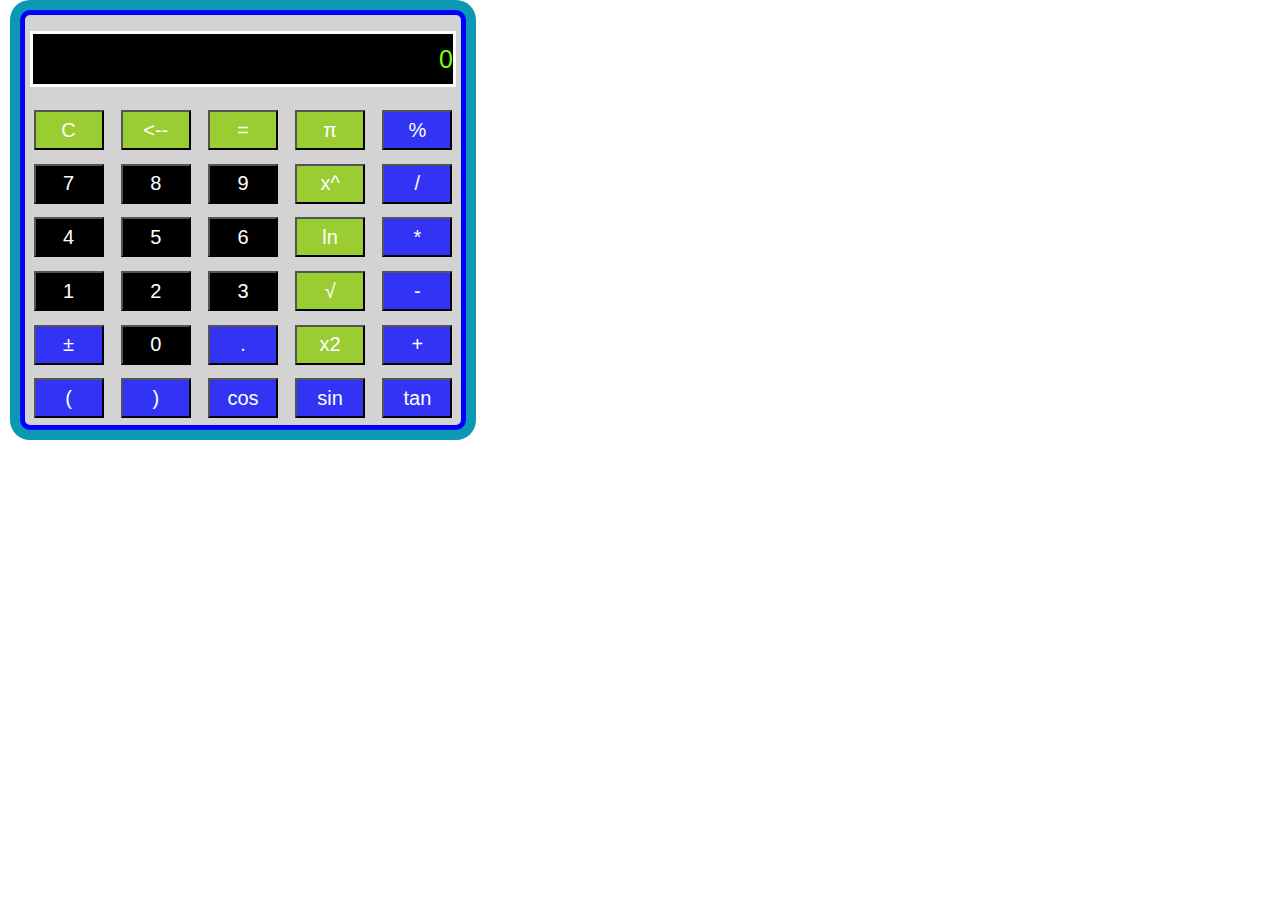
<file: JS/Assignment-11/index.html>
<!DOCTYPE html >
<html lang="en">
<head>
        <meta charset="UTF-8">
    <meta http-equiv="X-UA-Compatible" content="IE=edge">
    <meta name="viewport" content="width=device-width, initial-scale=1.0">
    <link rel="stylesheet" href="style.css">
    <script src="app.js"></script>
    <title>Scientific Calculator</title>
</head>
<body>
    <form name="sci-calc">
        <table class="calculator" cellspacing="0" cellpadding="1">
          <tr>
            <td colspan="5"><input id="display" name="display" value="0" size="28" maxlength="25"></td>
          </tr>
          <tr>
            <td><input type="button" class="btnTop" name="btnTop" value="C" onclick="this.form.display.value=  0 "></td>
            <td><input type="button" class="btnTop" name="btnTop" value="<--" onclick="deleteChar(this.form.display)"></td>
            <td><input type="button" class="btnTop" name="btnTop" value="=" onclick="if(checkNum(this.form.display.value)) { compute(this.form) }"></td>
            <td><input type="button" class="btnOpps" name="btnOpps" value="&#960;" onclick="addChar(this.form.display,'3.14159265359')"></td>
            <td><input type="button" class="btnMath" name="btnMath" value="%" onclick=" percent(this.form.display)"></td>
          </tr>
          <tr>
            <td><input type="button" class="btnNum" name="btnNum" value="7" onclick="addChar(this.form.display, '7')"></td>
            <td><input type="button" class="btnNum" name="btnNum" value="8" onclick="addChar(this.form.display, '8')"></td>
            <td><input type="button" class="btnNum" name="btnNum" value="9" onclick="addChar(this.form.display, '9')"></td>
            <td><input type="button" class="btnOpps" name="btnOpps" value="x&#94;" onclick="if(checkNum(this.form.display.value)) { exp(this.form) }"></td>
            <td><input type="button" class="btnMath" name="btnMath" value="/" onclick="addChar(this.form.display, '/')"></td>
          <tr>
            <td><input type="button" class="btnNum" name="btnNum" value="4" onclick="addChar(this.form.display, '4')"></td>
            <td><input type="button" class="btnNum" name="btnNum" value="5" onclick="addChar(this.form.display, '5')"></td>
            <td><input type="button" class="btnNum" name="btnNum" value="6" onclick="addChar(this.form.display, '6')"></td>
            <td><input type="button" class="btnOpps" name="btnOpps" value="ln" onclick="if(checkNum(this.form.display.value)) { ln(this.form) }"></td>
            <td><input type="button" class="btnMath" name="btnMath" value="*" onclick="addChar(this.form.display, '*')"></td>
          </tr>
          <tr>
            <td><input type="button" class="btnNum" name="btnNum" value="1" onclick="addChar(this.form.display, '1')"></td>
            <td><input type="button" class="btnNum" name="btnNum" value="2" onclick="addChar(this.form.display, '2')"></td>
            <td><input type="button" class="btnNum" name="btnNum" value="3" onclick="addChar(this.form.display, '3')"></td>
            <td><input type="button" class="btnOpps" name="btnOpps" value="&radic;" onclick="if(checkNum(this.form.display.value)) { sqrt(this.form) }"></td>
            <td><input type="button" class="btnMath" name="btnMath" value="-" onclick="addChar(this.form.display, '-')"></td>
          </tr>
          <tr>
            <td><input type="button" class="btnMath" name="btnMath" value="&#177" onclick="changeSign(this.form.display)"></td>
            <td><input type="button" class="btnNum" name="btnNum" value="0" onclick="addChar(this.form.display, '0')"></td>
            <td><input type="button" class="btnMath" name="btnMath" value="&#46;" onclick="addChar(this.form.display, '&#46;')"></td>
            <td><input type="button" class="btnOpps" name="btnOpps" value="x&#50;" onclick="if(checkNum(this.form.display.value)) { square(this.form) }"></td>
            <td><input type="button" class="btnMath" name="btnMath" value="+" onclick="addChar(this.form.display, '+')"></td>
          </tr>
          <tr>
            <td><input type="button" class="btnMath" name="btnMath" value="(" onclick="addChar(this.form.display, '(')"></td>
            <td><input type="button" class="btnMath" name="btnMath" value=")" onclick="addChar(this.form.display,')')"></td>
            <td><input type="button" class="btnMath" name="btnMath" value="cos" onclick="if(checkNum(this.form.display.value)) { cos(this.form) }"></td>
            <td><input type="button" class="btnMath" name="btnMath" value="sin" onclick="if(checkNum(this.form.display.value)) { sin(this.form) }"></td>
            <td><input type="button" class="btnMath" name="btnMath" value="tan" onclick="if(checkNum(this.form.display.value)) { tan(this.form) }"></td>
         </tr>
        </tabel>
       </form>
</body>
</html>
</file>
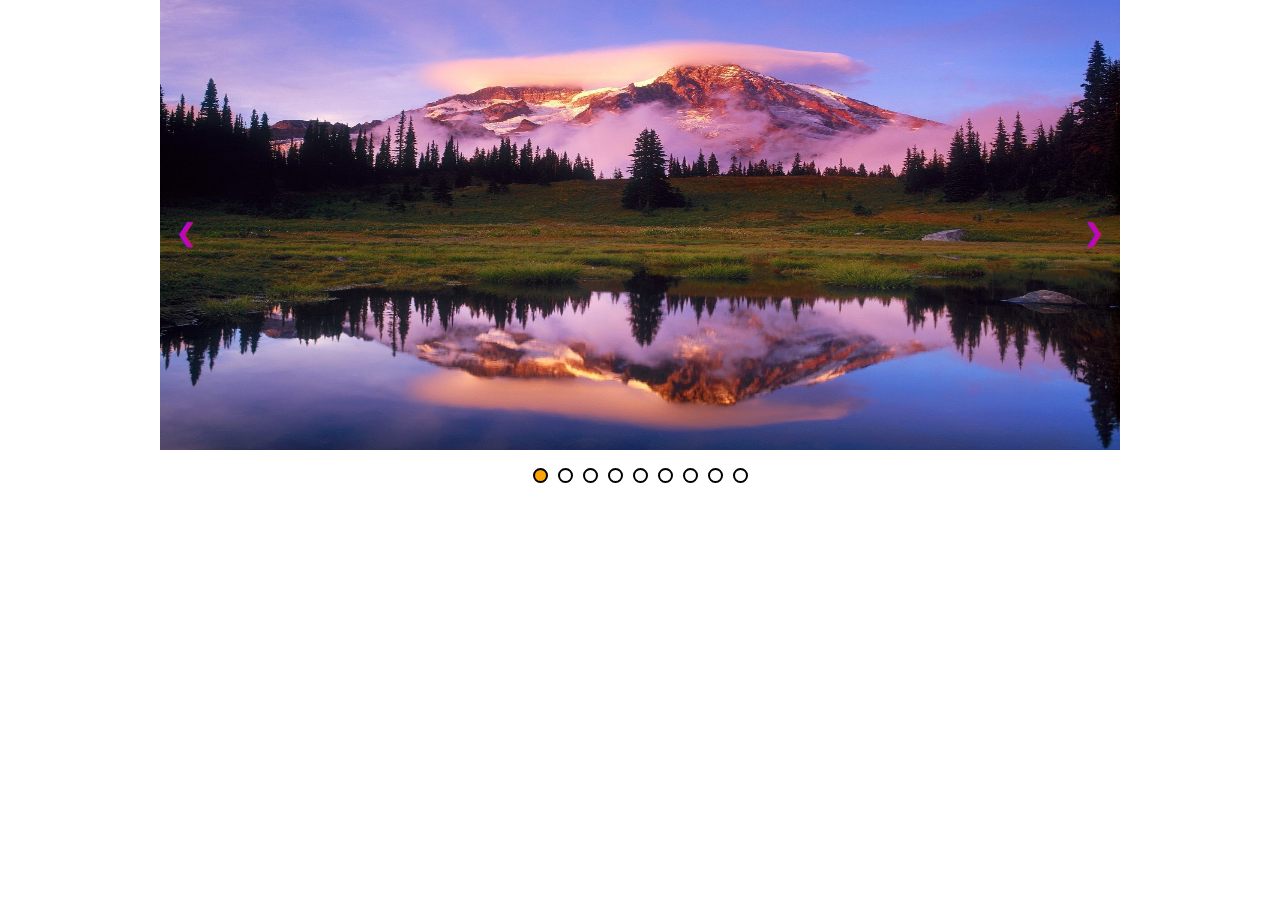
<file: JS/Assignment-12/index.html>
<!DOCTYPE html>
<html>
<head>
  <meta name="viewport" content="width=device-width, initial-scale=1">
  <link rel="stylesheet" href="./style.css">
</head>

<body>
  <div class="slideshow-container">
    <div id="banners"></div>
    <a class="prev" onClick="preNextSlide(-2)">❮</a>
    <a class="next" onClick="preNextSlide(0)">❯</a>
  </div>
  <br>
  <div id="dotbtn" style="text-align:center"></div>
  <script src="./script.js"></script>
</body>

</html>
</file>
<file: CSS/Assignment-2/style.css>
@font-face {
    font-family: 'Google_Sans';
    src: url(./assets/OpenSans_Condensed-Bold.ttf);
}

@font-face {
    font-family: 'Google_SansItalic';
    src: url(./assets/OpenSans-MediumItalic.ttf);
}

body{
	background-color:rgba(123, 125, 223, 0.2);
	font-family: Arial, Helvetica, sans-serif;
}


.first-h{
	margin-top:5px;
    font-size:5em;
    color:rgb(234,14,13);
    text-shadow:2px 3px 1px  gray;
   font-family: Google_Sans;

}

.link{
    text-decoration: none;
    font-size: 22px;
    border-left: 1px solid #000000;
    padding-left: 5px;
}

.link:hover{
    text-decoration: underline;
}

.cont{
    padding-top: 30px;
    padding-left: 10px;
}

.dis{
    color: rgb(228, 20, 228);
    font-size:50px;
	text-decoration:underline;
	font-family: Google_SansItalic;
}

#text1{
	font-size:16px;
	font-family:Arial, Verdana, sans-serif;
}

#dt{
	padding:5px;
    background-color: rgba(123,123,132,0.4);
    color:white;
    padding-left:10px;
    font-size:22px; 
	text-shadow:3px 3px 3px black;
}

.top{
	text-decoration:none;
	color:white;
	position:fixed;
	top:85%;
	margin-left:88%;
	padding:8px;
	font-family:arial;
	font-size:2.5em;
	background-color:rgba(232,23,123,0.3);
	border-radius:3px 25px 3px 25px;
    border-radius:20px;
	cursor:pointer;
}

.top:hover{
	background-color: #EC7E94;
	border:1px solid darkred;
}

img {
	width:230px;
	height: 300px;
	border: 10px solid rgba(228, 20, 228, 0.993);
	border-style: solid;
}

h3 {
	padding:5px;
    background-color: rgba(123,123,132,0.4);
    color:rgba(228, 20, 228, 0.979);
    padding-left:10px;
    font-size:18px; 
	text-shadow:1px 1px 1px black;
	text-align: center;
}
</file>
<file: CSS/Assignment-3/style.css>
body{
    font-family: Georgia, 'Times New Roman', Times, serif;
    color: red;
}

div.header{
    margin-left: 5%;
    border: 5px double black;
    /* border-style: double; */
    width: 1280px;    
}

div.logo::first-line{
    letter-spacing: 0px;
    font-size: 30px;
}

span{
    letter-spacing: 3px;
    font-size: 40px;
}

div.logo{
    line-height:60%;
    letter-spacing: 6px;
    margin-left: 18%;
    width: 65%;
    font-size: 60px;
    text-align: center;
    text-transform: uppercase;
}
div.menu{
    letter-spacing: 3px;
    text-align: center;
    margin-left: 18%;
    padding: 5px;
    width: 65%;
    border-top:1px solid black;
    border-bottom: 1px solid darkgray;
}

li{
    text-transform: uppercase;
    display: inline;
    padding-right: 50px;
}

a{
    text-decoration:none;
}

p{
    letter-spacing: 5px;
    margin-left: 18%;
    width: 65.5%;
    font-size: 20px;
    text-align:center;
}

a:hover {
    color: #6bcc33;
    background-color: #ffffff;}

    a:active{
        color: #eba728;
        background-color: #ffffff;
    }
    a:visited{
        color: red;
        background-color: #ffffff;
    }

img{
    border-top:2px solid lightgray;
    border-left: 2px solid lightgray;
    border-right: 2px solid grey;
    border-bottom: 2px solid grey;
    width: 100%;
    height:300px;
}
</file>
<file: CSS/Assignment-4/style.css>
body{

    padding: 10px;
    /* margin: 10px; */
    font-family: Arial, Helvetica, sans-serif;
}

.header{
width: 1400px;
height:75px;
color: white;
background-color: black
}

.com{
    padding-left: 10px;
}

.commodities{
padding-left: 10px;
border: 1px solid blue;
width: 900px;
height:550px;
display: inline-block;

}

.markets{
border: 1px solid green;
width: 450px;
height:560px;
display: inline-block;
}

img{
    /* padding: 0px;
    margin: 0px; */
    width: 310px;
    height: inherit;
}

td#one{
    width: 310px;
    /* margin-top: 0px;
    padding-top: 0px;
    padding-left: 0px; */
    border-right: 1px solid lightgray;
}

td#two{
    width: 100px;
    padding: 5px;
    border-right: 1px solid lightgray;
}

td#three{
    width: 140px;
    padding: 5px;
    border-right: 1px solid lightgray;
}

td#four{
    width: 160px;
    padding: 5px;
    border-right: 1px solid lightgray;
}

td#five{
    width: 200px;
    padding: 5px;
    border-right: 1px solid lightgray;
}

td.c11{
    line-height: 30px;
    width: 650px;
    color:cornflowerblue;
    background-color:lightcyan;
    padding-right: 10px;
}

td.c12{
    width: 130px;
    background-color:lightcyan;
    padding-right: 10px;
}

td.c13{
    text-align: right;
    width: 90px;
    background-color:lightcyan;
    padding-right: 10px;
}

td.c14{
    text-align: right;
    width: 90px;
    background-color:lightcyan;
    padding-right: 10px;
}

td.c15{
    text-align: right;
    width: 130px;
    background-color:lightcyan;
    padding-right: 10px;    
}

td.c16{
    text-align: right;
    width: 350px;
    background-color:lightcyan;
    padding-right: 10px;
}

td.c21{
    line-height: 25px;
    width: 650px;
    color:cornflowerblue;
    padding-right: 10px;
    
}

td.c22{
    width: 130px;
    padding-right: 10px;
}

td.c23{
    text-align: right;
    width: 90px;
    padding-right: 10px;
    
}

td.c24{
    text-align: right;
    width: 90px;
    padding-right: 10px;
    
}

td.c25{
    text-align: right;
    width: 130px;
    padding-right: 10px;
    
}

td.c26{
    text-align: right;
    width: 350px;
    padding-right: 10px;
    
}


th.comcur{
    text-align:left;  
}

th{
  text-align:right;
  padding-right: 10px;
}

h1{
    display:inline;
}

td#com11{
   padding-top: 30px;
    padding-right: 1150px; 
    border-bottom: 1px solid black;

}
td#com21{
    font-weight: bold;
    color: darkgray;
}
tr#com2{
    font-weight: bold;
    color:cornflowerblue;
}

td#com21{
    width: 130px;
 }

 td#com22{
    width: 100px;
 }

td#com23{
    width: 110px;
}

td#com24{
    width: 110px;
}

td#com25{
    width: 170px;
}

td#com26{
    width: 150px;
}

.cap{
    height: 20px;
    text-align: left;
    text-transform: uppercase;
    font-size: large;
    font-weight: bold;
}

.cap1{
    height: 30px;
    background-color:cornflowerblue;
    padding-top: 15px;
    color: white;
    text-align: left;
    text-transform: uppercase;
    font-size: large;
    font-weight: bold;
}

tr.er{
    height: 7px;
}

td.comfut11{
width: 850px;
height: 30px;
    border-bottom: 1px solid black;
    color:cornflowerblue;
}

span{
    color:black;
    font-weight: bold;
}

td.crbind11{
    height: 40px;
    text-align: center;
    width:200px;
    border-right: 1px solid black;
}

td.crbind12{
    text-align: center;
    width:100px;
    border-right: 1px solid black;
}

td.crbind13{
    text-align: center;
    width:130px;
    border-right: 1px solid black;
}

td.crbind14{
    text-align: center;
    width:130px;
    border-right: 1px solid black;
}
td.crbind15{
    text-align: center;
    width:100px;
    border-right: 1px solid black;
}
td.crbind16{
    text-align: center;
    width:200px;
}

td.mar11{
    height: 30px;
    padding-left: 10px;
    color: cornflowerblue;
    font-weight: bold;
    background-color: lightcyan;
    border: 1px solid red; 
    width: 190px;
}

td.mar12{
    border: 1px solid red; 
    width: 1000px;
}

td.mar13{
    border: 1px solid red; 
    width: 1000px;
}

td.mar14{
    border: 1px solid red; 
    width: 1000px;
}

.btntrf{
    width:220px;
    font-size: larger;
}

.btnsrch{
    width:100px;
    font-size: larger;
}

input{
    width:70%;
    border: none;
}

.srch{
    height: 50px;
    border: 1px solid black;
}
</file>
<file: CSS/Assignment-5/theme-color.css>
.w3-theme-l5 {color:#000 !important; background-color:#f5f7f8 !important}
.w3-theme-l4 {color:#000 !important; background-color:#dfe5e8 !important}
.w3-theme-l3 {color:#000 !important; background-color:#becbd2 !important}
.w3-theme-l2 {color:#000 !important; background-color:#9eb1bb !important}
.w3-theme-l1 {color:#fff !important; background-color:#7d97a5 !important}
.w3-theme-d1 {color:#fff !important; background-color:#57707d !important}
.w3-theme-d2 {color:#fff !important; background-color:#4d636f !important}
.w3-theme-d3 {color:#fff !important; background-color:#435761 !important}
.w3-theme-d4 {color:#fff !important; background-color:#3a4b53 !important}
.w3-theme-d5 {color:#fff !important; background-color:#303e45 !important}

.w3-theme {color:#fff !important; background-color:#607d8b !important}
</file>
<file: CSS/Assignment-6/style.css>
.leftcol{
    margin-left: 0px;
    margin-right: 0px;
    padding-left: 0px;
    padding-right: 0px;
    width:100%;
} 


 .rightcol{
    display:inline-flexbox;
    padding-top: 20px;
    width:100%;
} 



.mhead{
    padding-top: 100px;
    font-family: 'Franklin Gothic Medium', 'Arial Narrow', Arial, sans-serif;
    font-size: 72px;
    font-weight: bolder;
}

.shead{
    padding-top: 20px;
    font-family: 'Franklin Gothic Medium', 'Arial Narrow', Arial, sans-serif;
    font-size: 32px;
    font-weight: bolder;
}

.btn-1{
    padding-top: 5px;
    width: 400px;
    height: 50px;
    vertical-align: middle;
    border-radius: 25px;
    text-align: center;
    color: black;
    background-color:white;
    border: 1px solid gray;
}

.btn-2{
    padding-top: 5px;
    width: 400px;
    height: 50px;
    vertical-align: middle;
    border-radius: 25px;
    text-align: center;
    color: black;
    background-color:white;
    border: 1px solid gray;
}

.btn-3{
    padding-top: 5px;
    width: 400px;
    height: 50px;
    vertical-align: middle;
    border-radius: 25px;
    text-align: center;
    color: black;
    background-color:white;
    border: none;
}

.btn-4{
    padding-top: 5px;
    width: 400px;
    height: 50px;
    vertical-align: middle;
    border-radius: 25px;
    text-align: center;
    color: white;
    background-color:lightblue;
    border: none;
}

.btn-5{
    padding-top: 5px;
    width: 400px;
    height: 50px;
    vertical-align: middle;
    border-radius: 25px;
    text-align: center;
    color:cornflowerblue;
    background-color:white;
    border: 1px solid gray;
}

span{
    font-size: small;
}

h4{
    padding-top: 20px;
    font-weight:800px;
 }

 h5{
     text-align: center;
 }

 .btn-2:hover{
    background-color:     rgba(211,211,211,.6);
}

.btn-3:hover{
cursor:text
}

.btn-4:hover{
    
    background-color: rgba(47, 127, 201, 0.9);
    }
    

 .btn-5:hover{
     background-color: rgba(173,216,230,.2);
 }

 ul{
    padding-top: 20px; 
 }

li{
    list-style-type: none;
    display: inline;
    padding-right: 10px;
    font-size: small;
 }
</file>
<file: CSS/Assignment-7/style.css>
.logotext{
    padding-left: 15px;
    color: white;
    text-transform: uppercase;
    font-size:small;
}

div.logo{
    padding-left: 180px;
    padding-top: 20px;

}

img.logo{
    width: 40px;
    height: 40px;
}

img.qrcode{
    width: 350px;
    height: 350px;
}

div.qrcode{
    width:350px;
    height: 350px;
    padding-top: 50px;
}
.desc{
    margin-top: 50px;
    margin-left: 50px;
    width: 520px;
}

span.title{
    font-size: xx-large;
    line-height: 100px;
}

span.para-1{
    font-size: large;
    line-height: 50px;
}

span.para-2{
    font-size: medium;
    line-height: 120px;
}

span.para-3{
    font-size: medium;
    padding-left:90px;
}

a:hover {
    text-decoration: none;
}

.f-box{

    display: flex;
    margin-top: 100px;
    margin-left: 15%;
    width: 70%;
    height: 600px;
    background-color: white;
    color: black;

}

.main-top{
width:100%;
height:30vh;
background-color:#00a884
}

.main-bottom{
    width:100%;
    margin-left: 0px;
    height: 75vh;
    background-color: rgba(128,128,128,.29);
    }

.leftcol{
    display: flexbox;
    margin-top: 100px;
    margin-left: 100px;
    width: 30%;
    height: 600px;
    background-color: white;
    color: green;
    
}

.rightcol{
    margin-top: 100px;
    width: 60%;
    height: 600px;
    background-color: rgba(0,128,0,1);
    color: blue;
}

.chathead{
    border-right: 2px solid gray;
    background-color: aliceblue;
    width: 410px;
    height: 70px;
    
}
.chatheadright{
    border-right: 2px solid gray;
    background-color: aliceblue;
    width: 820px;
    height: 70px;
    
}

li{
    list-style: none;
    display: inline;
    padding-right: 80px;
}

li.headright{
    list-style: none;
    display: inline;
    padding-right: 220px;
}
</file>
<file: CSS/Assignment-8/style.css>
.main{
    display: flex;
    background-color: #f9f9f9;
    
}

.logo{
    padding-top: 8px;
    padding-left: 25px;
    height: 40px;
    padding-bottom: 8px;
}

.search{
    margin-top: 12px;
    width: 70px;
    cursor:default;
}

button.signin{
    margin-left:8px;
    margin-top: 12px;
    width: 150px;
    height: 30px;
    background-color: rgba(0, 30, 255, 0.745);
    color: white;
    font-size:small;
    font-weight: bold;
    margin-right: 30px;
}


button.seemore{
    margin-left:60%;
    margin-top: 10px;
    border-radius: 8px;
    width: 100px;
    height: 30px;
    background-color:#689f38;
    color: white;
    font-size:14px;
    font-weight: bold;
}

button.seemore1{
    margin-left:48%;
    margin-top: 10px;
    border-radius: 8px;
    width: 100px;
    height: 30px;
    background-color:#689f38;
    color: white;
    font-size:14px;
    font-weight: bold;
}

.searchbox{
    margin-left: 50px;
    margin-top: 12px;
    width: 700px;
    height: 30px;
    font-size: medium;
}

.parent{
    margin-top: auto;
    display: flex;
    width: 100%;
    background-color:#f4f4f4; 
}

.leftbox{
    margin-left:10px;
    width:22%;
    height:90.75vh;
    color: black;
}

.centerbox{
    display: flex;
    justify-content: space-around;
    flex-wrap: wrap;
    width:70%;
    min-height:85.67vh;
    height:auto;
    color: black;
}

.rightbox{
    width:18%;
    height: auto;
    background-color:#f4f4f4;
    color: black;
}
.top{
    font-size: large;
}

li.hline{
    padding-right: 20px;
}

ul{
    list-style-type: none;
    padding-top: 10px;
    padding-bottom: 10px;
    padding-left: 20px;
    width: 150px;
    
}
.m1{
    padding-top: 17px;
    padding-left: 250px;
    padding-right: 0px;
}

div.smbtn{
    width:15%;
    background-color: #eee;
    padding: 7px;
}


li.topmenu{
  float: left;
}

li.topmenu a {
    display: block;
    color: #333;
    text-align:center;
    padding: 8px 19px;
    text-decoration: none;
  }

#myDropdown a{
    text-align:left;
    padding: 0px;
}

img.sm{
    float: left;
    border: 1px solid lightgray;
    padding-left: 10px;
    padding-right: 10px;
    padding-top: 2px;
    margin-left: 5px;
    margin-right: 10px;
}

p.head{
    width:100%;
    text-align: left;
    font-size: xx-large;
}

span.shead{
    width:100%;
    text-align: left;
    font-size: medium;
}

  ul.topmenu {
      width:85%;
      height: 45px;
    list-style-type: none;
    margin: 0;
    padding: 0;
    background-color: #eee;

  }

  .sm{
display: flex;
position: -webkit-sticky; 
    position: sticky;
    top: 0;
  }

  .vertical-menu {
    width: 300px;
    position: sticky;
  }

  
  
  .vertical-menu a {
    background-color: #eee;
    color: black;
    display: block;
    padding: 12px;
    text-decoration: none;
    position: static;
  }
  
  .vertical-menu a:hover {
    background-color: #ccc;
  }
  
  .vertical-menu a.active {
    background-color: #689f38;
    color: white;
    font-size: large;
    padding-left: 30px;
  }
  
  span.app{
      padding: 5px 24px;
  }

li{
    line-height: 30px;
    font-size: medium;
}

body{

    font-family: Arial, Helvetica, sans-serif;
    color: black;

}

a{
    text-decoration: none;
}

li:hover{
    display: block;
    background-color: rgba(211, 211, 211, 0.5);
}

#opt1{
    position: fixed;
    top:1
}

.box{
   margin: 5px; 
    width: 18%;
    height:250px;
    background-color:#ffffff;
    border: 2px solid black;
    
    
    
}

.icon{
    padding-top: 20px;
    padding-left: 20px;
    padding-right: 20px;
    padding-bottom: 0px;
}
.icon:hover{
    background-color: rgba(51, 51, 51, 0.167);
}
.rating{
    padding-top: 0px;
    padding-left: 10px;
    padding-bottom: 20px;
}

.rating1{
    padding-top: 0px;
    padding-left: 0px;
    padding-bottom: 20px;
}

p{
    padding-bottom: 0px;
    padding-left: 10px;

}

td{
    width: 200px;
}

td.gapps{
    width: 50px;
    padding: 10px;
    text-align: center;
}

tr{
    line-height: 23px;
}

tr.gapps{
    line-height: 15px;
}


/* Dropdown */

 a.dropbtn {
    cursor:default;
    border-right: 1px solid lightgray;
  }

.dropdown {
    position: relative;
    display: inline-block;
  }
  
  .dropdown-content {
    display:none;
    position: absolute;
    background-color: #f9f9f9;
    min-width: 600px;
    max-height: 600px;
    font-size: small;
overflow: auto;
    box-shadow: 0px 8px 16px 0px rgba(0,0,0,0.2);
    z-index: 1 ;
    
  }
  

  .dropdown-content a {
    color: black;
    padding: 12px 16px;
    text-decoration: none;
    display: block;
    /* text-align:left */
  }
  
  .dropdown-content a:hover {background-color: #f1f1f1}
  
.show {display: block;}
/* Drodown */

.dropdown-1 {
    position: relative;
    display: inline-block;
  }
  
  .dropdown-1-content {
    display:none;
    position: absolute;
    background-color: #f9f9f9;
    min-width: 372px;
    max-height: 600px;
    font-size: small;
overflow: auto;
    box-shadow: 0px 8px 16px 0px rgba(0,0,0,0.2);
    z-index: 1 ;
    right: 0;
  }
  

  .dropdown-1-content a {
    color: black;
    padding: 12px 16px;
    text-decoration: none;
    display: block;
  }
  
  .dropdown-1-content a:hover {background-color: #f1f1f1}
  
.show-1 {display: block;}

button.gapps{
    color: blue;
    background-color: white;
    font-size: large;
    width: 200px;
    height: 50px;
    margin-left: 20px;
    border-radius: 10px;
}

button.gapps:hover{
    cursor: pointer;
}
</file>
<file: CSS/Assignment-9/style.css>
* {
    margin: 0;
    padding: 0;
  }
  
  /* Header */
  .head-lbox img {
    object-fit: contain;
    height: 80px;
    margin-left: 5px;
  }
  
  .header {
    display: flex;
    align-items: center;
    justify-content: space-between;
    border-bottom: 1px solid whitesmoke;
  }
  
  .head-lbox {
    display: flex;
    align-items: center;
  }
  
  .head-lbox span {
    padding: 10px;
    cursor: pointer;
  }
  
  .head-mbox {
    display: flex;
    flex: 0.7;
    align-items: center;
    background-color: #eafff6;
    padding: 10px;
    border-radius: 5px;
  }
  
  .material-icons {
    color: gray;
  }
  
  .head-mbox input {
    border: none;
    width: 100%;
    padding: 10px;
    outline: none;
    font-size: medium;
    background-color: transparent;
  }
  
  .head-rbox {
    display: flex;
    padding-right: 20px;
  }
  
  .head-rbox span {
    padding: 10px;
    cursor: pointer;
  }
  
  /* Sidebar */
  .sidebar {
    width: 30%;
    max-width: 300px;
    padding-right: 20px;
  }
  
  .sidebar__compose {
    margin-top: 15px;
    margin-left: 10px;
    margin-bottom: 15px;
    text-transform: capitalize;
    color: gray;
    padding: 15px;
    border-radius: 40px;
    background-color: white;
    display: flex;
    align-items: center;
    cursor: pointer;
    outline: none;
    border: none;
    box-shadow: 0px 2px 5px -2px rgba(0, 0, 0, 0.75);
    font-size: 22px;
  }
  
  .sidebar__compose i {
    margin: 0px;
    padding: 0px;
    width: 100px;
    font-size:40px;
  }
  
  .sidebarOption {
    display: flex;
    align-items: center;
    height: 40px;
    padding: 0 10px;
    border-top-right-radius: 20px;
    border-bottom-right-radius: 20px;
    cursor: pointer;
    color: #818181;
  }
  
  .sidebarOption .material-icons {
    padding: 5px;
  }
  
  .sidebarOption h3 {
    flex: 1;
    margin-left: 10px;
    font-size: 14px;
    font-weight: 400;
  }
  
  .sidebarOption:hover,
  .sidebarOption:hover h3,
  .sidebarOption:hover .material-icons,
  .sidebarOption__active,
  .sidebarOption__active h3,
  .sidebarOption__active .material-icons {
    background-color: #dbf7ec;
    color: #29a37f;
    font-weight: 800;
  }
  
  .sidebar__footer {
    display: flex;
    justify-content: center;
  }
  
  .sidebar__footerIcons .material-icons {
    margin: 7px;
    cursor: pointer;
  }
  
  /* main body */
  .main__body {
    display: flex;
    height: 100vh;
  }
  
  body {
    height: 100vh;
    overflow-y: hidden;
  }
  
  /* email list */
  .emailList {
   width: 100%;
    overflow: scroll;
  }
  
  .emailList__settings {
    position: sticky;
    top: 0;
    display: flex;
    justify-content: space-between;
    border-bottom: 1px solid whitesmoke;
    background-color: #29a37f;
    z-index: 0;
    padding: 8px;
  }
  
  .emailList__settingsLeft {
    display: flex;
    align-items: center;
  }
  
  .emailList__settings .material-icons {
    margin: 5px;
    cursor: pointer;
  }
  
  .section {
    display: flex;
    align-items: center;
    border-bottom-width: 2px;
    padding: 15px;
    min-width: 200px;
    cursor: pointer;
    color: grey;
    border-width: 0;
  }
  
  .emailList__sections {
    position: sticky;
    top: 0;
    display: flex;
    background-color: white;
    border-bottom: 1px solid whitesmoke;
    z-index: 0;
  }
  
  .section__selected {
    background-color: #dbf7ec;
    border-width: 3px;
    color: #29a37f;
    border-bottom: 3px solid #29a37f;
  }
  
  .section__selected .material-icons {
    color: #179c74;
  }
  
  .section:hover {
    background-color: #dbf7ec;
    border-width: 3px;
  }
  
  .section h4 {
    font-size: 14px;
    margin-left: 15px;
  }
  
  .emailRow__options {
    display: flex;
    align-items: center;
  }
  
  .emailRow__options .material-icons,
  input {
    margin: 5px;
  }
  
  .emailRow {
    display: flex;
    align-items: center;
    height: 50px;
    border-bottom: 1px solid whitesmoke;
    cursor: pointer;
    z-index: 999;
  }
  
  .emailRow:hover {
    border-top: 1px solid whitesmoke;
    background-color: #dbf7ec;
    box-shadow: 0 4px 4px -2px rgba(0, 0, 0, 0.24);
  }
  
  .emailRow__message {
    display: flex;
    flex: 0.8;
    align-items: center;
    font-size: 13px;
  }
  
  .emailRow__message h4 {
    width: 400px;
    white-space: nowrap;
    overflow: hidden;
    text-overflow: ellipsis;
    padding-left: 5px;
    padding-right: 5px;
  }
  
  .emailRow__title {
    font-size: 13px;
    flex: 0.3;
  }
  
  .emailRow__time {
    padding-right: 15px;
    font-size: 10px;
    font-weight: bold;
  }
  
  .emailRow__description {
    font-weight: 400;
    color: gray;
  }
  


  td.one{
      text-align: center;
    width: 400px;
}

td.two{
  text-align: left;
}

tr.two{
  line-height:10px;
  
}

tr{
    line-height:20px;
}


  /* Dropdown */

.dropdown {
    position: relative;
    display: inline-block;
  }
  
  .dropdown-content {
    display:none;
    position: absolute;
    background-color: #f9f9f9;
    min-width: 400px;
    max-height: 600px;
    font-size: small;
overflow: auto;
    box-shadow: 0px 8px 16px 0px rgba(0,0,0,0.2);
    z-index: 1 ;
    right: 0;
  }
  

  .dropdown-content a {
    color: black;
    /* padding: 12px 16px; */
    text-decoration: none;
    display: block;
    
  }
  
  .dropdown-content a:hover {background-color: #f1f1f1}
  
.show {display: block;}

.avatar {
    width: 100px;
    height: 100px;
    border-radius: 50%;
  }

  .avatar1 {
    width: 50px;
    height: 50px;
    border-radius: 50%;
    vertical-align:middle;
    margin-left: 20px;
  }

  .avatar2 {
    width: 20px;
    height: 20px;
    vertical-align:middle;
    margin-left: 30px;
    padding-right: 10px;
  }

  .cam{
      width: 50px;
        height: 50px;
      border-radius: 50%;
      position:absolute;
      top:70px;
      left:210px;
      box-shadow: 0px 3px 5px 0px rgba(255, 42, 42, 0.2);;
  }




  /* Dropdown starts */
  .dropdown-1 {
    position: relative;
    display: inline-block;
  }
  
  .dropdown-1-content {
    display:none;
    position: absolute;
    background-color: #f9f9f9;
    min-width: 400px;
    max-height: 600px;
    font-size: small;
overflow: auto;
    box-shadow: 0px 8px 16px 0px rgba(0,0,0,0.2);
    z-index: 1 ;
    right: 0;
  }
  

  .dropdown-1-content a {
    color: black;
    padding: 12px 16px;
    text-decoration: none;
    display: block;
  }
  
  .dropdown-1-content a:hover {background-color: #f1f1f1}
  
.show-1 {display: block;}

button.gapps{
    color: blue;
    background-color: white;
    font-size: large;
    width: 200px;
    height: 50px;
    margin-left: 10px;
    border-radius: 10px;
}

.gmanage{
    color: blue;
    background-color: white;
    font-size: large;
    width: 300px;
    height: 50px;
    margin-left: 10px;
    border-radius: 25px;
}

.gsout{
  color: blue;
  background-color: white;
  font-size: large;
  width: 300px;
  height: 50px;
  margin-left: 10px;
  border-radius: 10px;
}

button.gapps:hover{
    cursor: pointer;
}

td.gapps{
    padding: 10px;
    text-align: center;
}

tr.gapps{
    line-height: 15px;
}

body{

    font-family: Arial, Helvetica, sans-serif;
    color: black;

}
/* Dropdown Ends */
</file>
<file: JS/Assignment-11/style.css>
* {
    padding: 0;
    margin: 5px;
    text-align: center;
  }
  body {
    background-color:white;
  }
  .calculator {
    width: 450px;
    height: 420px;
    background-color: lightgray;
    box-shadow: 0px 0px 0px 10px rgb(12, 151, 178);
    border: 5px solid blue;
    border-radius: 10px;
  }
  #display {
    width: 420px;
    height: 50px;
    text-align: right;
    background-color: black;
    border: 3px solid white;
    font-size: 25px;
    left: 2px;
    top: 2px;
    color: #7fff00;
  }
  .btnTop{
    color: white;
    background-color: yellowgreen;
    font-size: 25px;
    margin: auto;
    width: 70px;
    height: 40px;
  }
  .btnNum {
    color: white;
    background-color: black;
    font-size: 25px;
    margin: auto;
    width: 70px;
    height: 40px;
  }
  .btnMath {
    color: white;
    background-color:rgba(0, 0, 255, 0.761);
    font-size: 25px;
    margin: auto;
    width: 70px;
    height: 40px;
  }
  .btnOpps {
    color: white;
    background-color:yellowgreen;
    font-size: 25px;
    margin: auto;
    width: 70px;
    height: 40px;
  }

  @media only screen and (min-width: 350px) {
    .btnOpps,
    .btnMath,
    .btnNum,
    .btnTop {
      font-size: 20px;
    }
    .calculator{
      width: 120px;
    }
  }
</file>
<file: JS/Assignment-12/style.css>
:root {
  --gray: #717171;
  --white: #ffffff; 
}

* {
  box-sizing: border-box
}

body {
  font-family: Verdana, sans-serif;
  margin: 0
}

img {
  vertical-align: middle;
  width: 75vw;
  height: 50vh;
}

/* Slideshow container */
.slideshow-container {
  max-width: 75vw;
  position: relative;
  margin: auto;
}

/* Next & previous buttons */
.prev,
.next {
  cursor: pointer;
  position: absolute;
  top: 50%;
  width: auto;
  padding: 16px;
  margin-top: -22px;
  color: var(--white);
  font-weight: bold;
  font-size: 24px;
  transition: 0.6s ease;
  border-radius: 0 3px 3px 0;
  user-select: none;
}

/* Position the "next button" to the right */
.next {
  right: 0;
  border-radius: 3px 0 0 3px;
}

/* On hover, add a black background color with a little bit see-through */
.prev:hover,
.next:hover {
  background-color: rgba(0, 0, 0, 0.8);
}

/* The dots/bullets/indicators */
.dot {
  cursor: pointer;
  height: 15px;
  width: 15px;
  margin: 0 5px;
  border: 2px solid black;
  border-radius: 50%;
  display: inline-block;
  transition: background-color 0.6s ease;
}

.active,
.dot:hover {
  background-color: var(--gray);
}

/* Fading animation */
.fade {
  animation-name: fade;
  animation-duration: 1s;
}

@keyframes fade {
  from {
    opacity: .4
  }

  to {
    opacity: 1
  }
}
</file>
<file: CSS/Assignment-5/layout.css>
﻿/* W3.CSS 4.15 December 2020 by Jan Egil and Borge Refsnes */
html{box-sizing:border-box}*,*:before,*:after{box-sizing:inherit}
/* Extract from normalize.css by Nicolas Gallagher and Jonathan Neal git.io/normalize */
html{-ms-text-size-adjust:100%;-webkit-text-size-adjust:100%}body{margin:0}
article,aside,details,figcaption,figure,footer,header,main,menu,nav,section{display:block}summary{display:list-item}
audio,canvas,progress,video{display:inline-block}progress{vertical-align:baseline}
audio:not([controls]){display:none;height:0}[hidden],template{display:none}
a{background-color:transparent}a:active,a:hover{outline-width:0}
abbr[title]{border-bottom:none;text-decoration:underline;text-decoration:underline dotted}
b,strong{font-weight:bolder}dfn{font-style:italic}mark{background:#ff0;color:#000}
small{font-size:80%}sub,sup{font-size:75%;line-height:0;position:relative;vertical-align:baseline}
sub{bottom:-0.25em}sup{top:-0.5em}figure{margin:1em 40px}img{border-style:none}
code,kbd,pre,samp{font-family:monospace,monospace;font-size:1em}hr{box-sizing:content-box;height:0;overflow:visible}
button,input,select,textarea,optgroup{font:inherit;margin:0}optgroup{font-weight:bold}
button,input{overflow:visible}button,select{text-transform:none}
button,[type=button],[type=reset],[type=submit]{-webkit-appearance:button}
button::-moz-focus-inner,[type=button]::-moz-focus-inner,[type=reset]::-moz-focus-inner,[type=submit]::-moz-focus-inner{border-style:none;padding:0}
button:-moz-focusring,[type=button]:-moz-focusring,[type=reset]:-moz-focusring,[type=submit]:-moz-focusring{outline:1px dotted ButtonText}
fieldset{border:1px solid #c0c0c0;margin:0 2px;padding:.35em .625em .75em}
legend{color:inherit;display:table;max-width:100%;padding:0;white-space:normal}textarea{overflow:auto}
[type=checkbox],[type=radio]{padding:0}
[type=number]::-webkit-inner-spin-button,[type=number]::-webkit-outer-spin-button{height:auto}
[type=search]{-webkit-appearance:textfield;outline-offset:-2px}
[type=search]::-webkit-search-decoration{-webkit-appearance:none}
::-webkit-file-upload-button{-webkit-appearance:button;font:inherit}
/* End extract */
html,body{font-family:Verdana,sans-serif;font-size:15px;line-height:1.5}html{overflow-x:hidden}
h1{font-size:36px}h2{font-size:30px}h3{font-size:24px}h4{font-size:20px}h5{font-size:18px}h6{font-size:16px}
.w3-serif{font-family:serif}.w3-sans-serif{font-family:sans-serif}.w3-cursive{font-family:cursive}.w3-monospace{font-family:monospace}
h1,h2,h3,h4,h5,h6{font-family:"Segoe UI",Arial,sans-serif;font-weight:400;margin:10px 0}.w3-wide{letter-spacing:4px}
hr{border:0;border-top:1px solid #eee;margin:20px 0}
.w3-image{max-width:100%;height:auto}img{vertical-align:middle}a{color:inherit}
.w3-table,.w3-table-all{border-collapse:collapse;border-spacing:0;width:100%;display:table}.w3-table-all{border:1px solid #ccc}
.w3-bordered tr,.w3-table-all tr{border-bottom:1px solid #ddd}.w3-striped tbody tr:nth-child(even){background-color:#f1f1f1}
.w3-table-all tr:nth-child(odd){background-color:#fff}.w3-table-all tr:nth-child(even){background-color:#f1f1f1}
.w3-hoverable tbody tr:hover,.w3-ul.w3-hoverable li:hover{background-color:#ccc}.w3-centered tr th,.w3-centered tr td{text-align:center}
.w3-table td,.w3-table th,.w3-table-all td,.w3-table-all th{padding:8px 8px;display:table-cell;text-align:left;vertical-align:top}
.w3-table th:first-child,.w3-table td:first-child,.w3-table-all th:first-child,.w3-table-all td:first-child{padding-left:16px}
.w3-btn,.w3-button{border:none;display:inline-block;padding:8px 16px;vertical-align:middle;overflow:hidden;text-decoration:none;color:inherit;background-color:inherit;text-align:center;cursor:pointer;white-space:nowrap}
.w3-btn:hover{box-shadow:0 8px 16px 0 rgba(0,0,0,0.2),0 6px 20px 0 rgba(0,0,0,0.19)}
.w3-btn,.w3-button{-webkit-touch-callout:none;-webkit-user-select:none;-khtml-user-select:none;-moz-user-select:none;-ms-user-select:none;user-select:none}   
.w3-disabled,.w3-btn:disabled,.w3-button:disabled{cursor:not-allowed;opacity:0.3}.w3-disabled *,:disabled *{pointer-events:none}
.w3-btn.w3-disabled:hover,.w3-btn:disabled:hover{box-shadow:none}
.w3-badge,.w3-tag{background-color:#000;color:#fff;display:inline-block;padding-left:8px;padding-right:8px;text-align:center}.w3-badge{border-radius:50%}
.w3-ul{list-style-type:none;padding:0;margin:0}.w3-ul li{padding:8px 16px;border-bottom:1px solid #ddd}.w3-ul li:last-child{border-bottom:none}
.w3-tooltip,.w3-display-container{position:relative}.w3-tooltip .w3-text{display:none}.w3-tooltip:hover .w3-text{display:inline-block}
.w3-ripple:active{opacity:0.5}.w3-ripple{transition:opacity 0s}
.w3-input{padding:8px;display:block;border:none;border-bottom:1px solid #ccc;width:100%}
.w3-select{padding:9px 0;width:100%;border:none;border-bottom:1px solid #ccc}
.w3-dropdown-click,.w3-dropdown-hover{position:relative;display:inline-block;cursor:pointer}
.w3-dropdown-hover:hover .w3-dropdown-content{display:block}
.w3-dropdown-hover:first-child,.w3-dropdown-click:hover{background-color:#ccc;color:#000}
.w3-dropdown-hover:hover > .w3-button:first-child,.w3-dropdown-click:hover > .w3-button:first-child{background-color:#ccc;color:#000}
.w3-dropdown-content{cursor:auto;color:#000;background-color:#fff;display:none;position:absolute;min-width:160px;margin:0;padding:0;z-index:1}
.w3-check,.w3-radio{width:24px;height:24px;position:relative;top:6px}
.w3-sidebar{height:100%;width:200px;background-color:#fff;position:fixed!important;z-index:1;overflow:auto}
.w3-bar-block .w3-dropdown-hover,.w3-bar-block .w3-dropdown-click{width:100%}
.w3-bar-block .w3-dropdown-hover .w3-dropdown-content,.w3-bar-block .w3-dropdown-click .w3-dropdown-content{min-width:100%}
.w3-bar-block .w3-dropdown-hover .w3-button,.w3-bar-block .w3-dropdown-click .w3-button{width:100%;text-align:left;padding:8px 16px}
.w3-main,#main{transition:margin-left .4s}
.w3-modal{z-index:3;display:none;padding-top:100px;position:fixed;left:0;top:0;width:100%;height:100%;overflow:auto;background-color:rgb(0,0,0);background-color:rgba(0,0,0,0.4)}
.w3-modal-content{margin:auto;background-color:#fff;position:relative;padding:0;outline:0;width:600px}
.w3-bar{width:100%;overflow:hidden}.w3-center .w3-bar{display:inline-block;width:auto}
.w3-bar .w3-bar-item{padding:8px 16px;float:left;width:auto;border:none;display:block;outline:0}
.w3-bar .w3-dropdown-hover,.w3-bar .w3-dropdown-click{position:static;float:left}
.w3-bar .w3-button{white-space:normal}
.w3-bar-block .w3-bar-item{width:100%;display:block;padding:8px 16px;text-align:left;border:none;white-space:normal;float:none;outline:0}
.w3-bar-block.w3-center .w3-bar-item{text-align:center}.w3-block{display:block;width:100%}
.w3-responsive{display:block;overflow-x:auto}
.w3-container:after,.w3-container:before,.w3-panel:after,.w3-panel:before,.w3-row:after,.w3-row:before,.w3-row-padding:after,.w3-row-padding:before,
.w3-cell-row:before,.w3-cell-row:after,.w3-clear:after,.w3-clear:before,.w3-bar:before,.w3-bar:after{content:"";display:table;clear:both}
.w3-col,.w3-half,.w3-third,.w3-twothird,.w3-threequarter,.w3-quarter{float:left;width:100%}
.w3-col.s1{width:8.33333%}.w3-col.s2{width:16.66666%}.w3-col.s3{width:24.99999%}.w3-col.s4{width:33.33333%}
.w3-col.s5{width:41.66666%}.w3-col.s6{width:49.99999%}.w3-col.s7{width:58.33333%}.w3-col.s8{width:66.66666%}
.w3-col.s9{width:74.99999%}.w3-col.s10{width:83.33333%}.w3-col.s11{width:91.66666%}.w3-col.s12{width:99.99999%}
@media (min-width:601px){.w3-col.m1{width:8.33333%}.w3-col.m2{width:16.66666%}.w3-col.m3,.w3-quarter{width:24.99999%}.w3-col.m4,.w3-third{width:33.33333%}
.w3-col.m5{width:41.66666%}.w3-col.m6,.w3-half{width:49.99999%}.w3-col.m7{width:58.33333%}.w3-col.m8,.w3-twothird{width:66.66666%}
.w3-col.m9,.w3-threequarter{width:74.99999%}.w3-col.m10{width:83.33333%}.w3-col.m11{width:91.66666%}.w3-col.m12{width:99.99999%}}
@media (min-width:993px){.w3-col.l1{width:8.33333%}.w3-col.l2{width:16.66666%}.w3-col.l3{width:24.99999%}.w3-col.l4{width:33.33333%}
.w3-col.l5{width:41.66666%}.w3-col.l6{width:49.99999%}.w3-col.l7{width:58.33333%}.w3-col.l8{width:66.66666%}
.w3-col.l9{width:74.99999%}.w3-col.l10{width:83.33333%}.w3-col.l11{width:91.66666%}.w3-col.l12{width:99.99999%}}
.w3-rest{overflow:hidden}.w3-stretch{margin-left:-16px;margin-right:-16px}
.w3-content,.w3-auto{margin-left:auto;margin-right:auto}.w3-content{max-width:980px}.w3-auto{max-width:1140px}
.w3-cell-row{display:table;width:100%}.w3-cell{display:table-cell}
.w3-cell-top{vertical-align:top}.w3-cell-middle{vertical-align:middle}.w3-cell-bottom{vertical-align:bottom}
.w3-hide{display:none!important}.w3-show-block,.w3-show{display:block!important}.w3-show-inline-block{display:inline-block!important}
@media (max-width:1205px){.w3-auto{max-width:95%}}
@media (max-width:600px){.w3-modal-content{margin:0 10px;width:auto!important}.w3-modal{padding-top:30px}
.w3-dropdown-hover.w3-mobile .w3-dropdown-content,.w3-dropdown-click.w3-mobile .w3-dropdown-content{position:relative}	
.w3-hide-small{display:none!important}.w3-mobile{display:block;width:100%!important}.w3-bar-item.w3-mobile,.w3-dropdown-hover.w3-mobile,.w3-dropdown-click.w3-mobile{text-align:center}
.w3-dropdown-hover.w3-mobile,.w3-dropdown-hover.w3-mobile .w3-btn,.w3-dropdown-hover.w3-mobile .w3-button,.w3-dropdown-click.w3-mobile,.w3-dropdown-click.w3-mobile .w3-btn,.w3-dropdown-click.w3-mobile .w3-button{width:100%}}
@media (max-width:768px){.w3-modal-content{width:500px}.w3-modal{padding-top:50px}}
@media (min-width:993px){.w3-modal-content{width:900px}.w3-hide-large{display:none!important}.w3-sidebar.w3-collapse{display:block!important}}
@media (max-width:992px) and (min-width:601px){.w3-hide-medium{display:none!important}}
@media (max-width:992px){.w3-sidebar.w3-collapse{display:none}.w3-main{margin-left:0!important;margin-right:0!important}.w3-auto{max-width:100%}}
.w3-top,.w3-bottom{position:fixed;width:100%;z-index:1}.w3-top{top:0}.w3-bottom{bottom:0}
.w3-overlay{position:fixed;display:none;width:100%;height:100%;top:0;left:0;right:0;bottom:0;background-color:rgba(0,0,0,0.5);z-index:2}
.w3-display-topleft{position:absolute;left:0;top:0}.w3-display-topright{position:absolute;right:0;top:0}
.w3-display-bottomleft{position:absolute;left:0;bottom:0}.w3-display-bottomright{position:absolute;right:0;bottom:0}
.w3-display-middle{position:absolute;top:50%;left:50%;transform:translate(-50%,-50%);-ms-transform:translate(-50%,-50%)}
.w3-display-left{position:absolute;top:50%;left:0%;transform:translate(0%,-50%);-ms-transform:translate(-0%,-50%)}
.w3-display-right{position:absolute;top:50%;right:0%;transform:translate(0%,-50%);-ms-transform:translate(0%,-50%)}
.w3-display-topmiddle{position:absolute;left:50%;top:0;transform:translate(-50%,0%);-ms-transform:translate(-50%,0%)}
.w3-display-bottommiddle{position:absolute;left:50%;bottom:0;transform:translate(-50%,0%);-ms-transform:translate(-50%,0%)}
.w3-display-container:hover .w3-display-hover{display:block}.w3-display-container:hover span.w3-display-hover{display:inline-block}.w3-display-hover{display:none}
.w3-display-position{position:absolute}
.w3-circle{border-radius:50%}
.w3-round-small{border-radius:2px}.w3-round,.w3-round-medium{border-radius:4px}.w3-round-large{border-radius:8px}.w3-round-xlarge{border-radius:16px}.w3-round-xxlarge{border-radius:32px}
.w3-row-padding,.w3-row-padding>.w3-half,.w3-row-padding>.w3-third,.w3-row-padding>.w3-twothird,.w3-row-padding>.w3-threequarter,.w3-row-padding>.w3-quarter,.w3-row-padding>.w3-col{padding:0 8px}
.w3-container,.w3-panel{padding:0.01em 16px}.w3-panel{margin-top:16px;margin-bottom:16px}
.w3-code,.w3-codespan{font-family:Consolas,"courier new";font-size:16px}
.w3-code{width:auto;background-color:#fff;padding:8px 12px;border-left:4px solid #4CAF50;word-wrap:break-word}
.w3-codespan{color:crimson;background-color:#f1f1f1;padding-left:4px;padding-right:4px;font-size:110%}
.w3-card,.w3-card-2{box-shadow:0 2px 5px 0 rgba(0,0,0,0.16),0 2px 10px 0 rgba(0,0,0,0.12)}
.w3-card-4,.w3-hover-shadow:hover{box-shadow:0 4px 10px 0 rgba(0,0,0,0.2),0 4px 20px 0 rgba(0,0,0,0.19)}
.w3-spin{animation:w3-spin 2s infinite linear}@keyframes w3-spin{0%{transform:rotate(0deg)}100%{transform:rotate(359deg)}}
.w3-animate-fading{animation:fading 10s infinite}@keyframes fading{0%{opacity:0}50%{opacity:1}100%{opacity:0}}
.w3-animate-opacity{animation:opac 0.8s}@keyframes opac{from{opacity:0} to{opacity:1}}
.w3-animate-top{position:relative;animation:animatetop 0.4s}@keyframes animatetop{from{top:-300px;opacity:0} to{top:0;opacity:1}}
.w3-animate-left{position:relative;animation:animateleft 0.4s}@keyframes animateleft{from{left:-300px;opacity:0} to{left:0;opacity:1}}
.w3-animate-right{position:relative;animation:animateright 0.4s}@keyframes animateright{from{right:-300px;opacity:0} to{right:0;opacity:1}}
.w3-animate-bottom{position:relative;animation:animatebottom 0.4s}@keyframes animatebottom{from{bottom:-300px;opacity:0} to{bottom:0;opacity:1}}
.w3-animate-zoom {animation:animatezoom 0.6s}@keyframes animatezoom{from{transform:scale(0)} to{transform:scale(1)}}
.w3-animate-input{transition:width 0.4s ease-in-out}.w3-animate-input:focus{width:100%!important}
.w3-opacity,.w3-hover-opacity:hover{opacity:0.60}.w3-opacity-off,.w3-hover-opacity-off:hover{opacity:1}
.w3-opacity-max{opacity:0.25}.w3-opacity-min{opacity:0.75}
.w3-greyscale-max,.w3-grayscale-max,.w3-hover-greyscale:hover,.w3-hover-grayscale:hover{filter:grayscale(100%)}
.w3-greyscale,.w3-grayscale{filter:grayscale(75%)}.w3-greyscale-min,.w3-grayscale-min{filter:grayscale(50%)}
.w3-sepia{filter:sepia(75%)}.w3-sepia-max,.w3-hover-sepia:hover{filter:sepia(100%)}.w3-sepia-min{filter:sepia(50%)}
.w3-tiny{font-size:10px!important}.w3-small{font-size:12px!important}.w3-medium{font-size:15px!important}.w3-large{font-size:18px!important}
.w3-xlarge{font-size:24px!important}.w3-xxlarge{font-size:36px!important}.w3-xxxlarge{font-size:48px!important}.w3-jumbo{font-size:64px!important}
.w3-left-align{text-align:left!important}.w3-right-align{text-align:right!important}.w3-justify{text-align:justify!important}.w3-center{text-align:center!important}
.w3-border-0{border:0!important}.w3-border{border:1px solid #ccc!important}
.w3-border-top{border-top:1px solid #ccc!important}.w3-border-bottom{border-bottom:1px solid #ccc!important}
.w3-border-left{border-left:1px solid #ccc!important}.w3-border-right{border-right:1px solid #ccc!important}
.w3-topbar{border-top:6px solid #ccc!important}.w3-bottombar{border-bottom:6px solid #ccc!important}
.w3-leftbar{border-left:6px solid #ccc!important}.w3-rightbar{border-right:6px solid #ccc!important}
.w3-section,.w3-code{margin-top:16px!important;margin-bottom:16px!important}
.w3-margin{margin:16px!important}.w3-margin-top{margin-top:16px!important}.w3-margin-bottom{margin-bottom:16px!important}
.w3-margin-left{margin-left:16px!important}.w3-margin-right{margin-right:16px!important}
.w3-padding-small{padding:4px 8px!important}.w3-padding{padding:8px 16px!important}.w3-padding-large{padding:12px 24px!important}
.w3-padding-16{padding-top:16px!important;padding-bottom:16px!important}.w3-padding-24{padding-top:24px!important;padding-bottom:24px!important}
.w3-padding-32{padding-top:32px!important;padding-bottom:32px!important}.w3-padding-48{padding-top:48px!important;padding-bottom:48px!important}
.w3-padding-64{padding-top:64px!important;padding-bottom:64px!important}
.w3-padding-top-64{padding-top:64px!important}.w3-padding-top-48{padding-top:48px!important}
.w3-padding-top-32{padding-top:32px!important}.w3-padding-top-24{padding-top:24px!important}
.w3-left{float:left!important}.w3-right{float:right!important}
.w3-button:hover{color:#000!important;background-color:#ccc!important}
.w3-transparent,.w3-hover-none:hover{background-color:transparent!important}
.w3-hover-none:hover{box-shadow:none!important}
/* Colors */
.w3-amber,.w3-hover-amber:hover{color:#000!important;background-color:#ffc107!important}
.w3-aqua,.w3-hover-aqua:hover{color:#000!important;background-color:#00ffff!important}
.w3-blue,.w3-hover-blue:hover{color:#fff!important;background-color:#2196F3!important}
.w3-light-blue,.w3-hover-light-blue:hover{color:#000!important;background-color:#87CEEB!important}
.w3-brown,.w3-hover-brown:hover{color:#fff!important;background-color:#795548!important}
.w3-cyan,.w3-hover-cyan:hover{color:#000!important;background-color:#00bcd4!important}
.w3-blue-grey,.w3-hover-blue-grey:hover,.w3-blue-gray,.w3-hover-blue-gray:hover{color:#fff!important;background-color:#607d8b!important}
.w3-green,.w3-hover-green:hover{color:#fff!important;background-color:#4CAF50!important}
.w3-light-green,.w3-hover-light-green:hover{color:#000!important;background-color:#8bc34a!important}
.w3-indigo,.w3-hover-indigo:hover{color:#fff!important;background-color:#3f51b5!important}
.w3-khaki,.w3-hover-khaki:hover{color:#000!important;background-color:#f0e68c!important}
.w3-lime,.w3-hover-lime:hover{color:#000!important;background-color:#cddc39!important}
.w3-orange,.w3-hover-orange:hover{color:#000!important;background-color:#ff9800!important}
.w3-deep-orange,.w3-hover-deep-orange:hover{color:#fff!important;background-color:#ff5722!important}
.w3-pink,.w3-hover-pink:hover{color:#fff!important;background-color:#e91e63!important}
.w3-purple,.w3-hover-purple:hover{color:#fff!important;background-color:#9c27b0!important}
.w3-deep-purple,.w3-hover-deep-purple:hover{color:#fff!important;background-color:#673ab7!important}
.w3-red,.w3-hover-red:hover{color:#fff!important;background-color:#f44336!important}
.w3-sand,.w3-hover-sand:hover{color:#000!important;background-color:#fdf5e6!important}
.w3-teal,.w3-hover-teal:hover{color:#fff!important;background-color:#009688!important}
.w3-yellow,.w3-hover-yellow:hover{color:#000!important;background-color:#ffeb3b!important}
.w3-white,.w3-hover-white:hover{color:#000!important;background-color:#fff!important}
.w3-black,.w3-hover-black:hover{color:#fff!important;background-color:#000!important}
.w3-grey,.w3-hover-grey:hover,.w3-gray,.w3-hover-gray:hover{color:#000!important;background-color:#9e9e9e!important}
.w3-light-grey,.w3-hover-light-grey:hover,.w3-light-gray,.w3-hover-light-gray:hover{color:#000!important;background-color:#f1f1f1!important}
.w3-dark-grey,.w3-hover-dark-grey:hover,.w3-dark-gray,.w3-hover-dark-gray:hover{color:#fff!important;background-color:#616161!important}
.w3-pale-red,.w3-hover-pale-red:hover{color:#000!important;background-color:#ffdddd!important}
.w3-pale-green,.w3-hover-pale-green:hover{color:#000!important;background-color:#ddffdd!important}
.w3-pale-yellow,.w3-hover-pale-yellow:hover{color:#000!important;background-color:#ffffcc!important}
.w3-pale-blue,.w3-hover-pale-blue:hover{color:#000!important;background-color:#ddffff!important}
.w3-text-amber,.w3-hover-text-amber:hover{color:#ffc107!important}
.w3-text-aqua,.w3-hover-text-aqua:hover{color:#00ffff!important}
.w3-text-blue,.w3-hover-text-blue:hover{color:#2196F3!important}
.w3-text-light-blue,.w3-hover-text-light-blue:hover{color:#87CEEB!important}
.w3-text-brown,.w3-hover-text-brown:hover{color:#795548!important}
.w3-text-cyan,.w3-hover-text-cyan:hover{color:#00bcd4!important}
.w3-text-blue-grey,.w3-hover-text-blue-grey:hover,.w3-text-blue-gray,.w3-hover-text-blue-gray:hover{color:#607d8b!important}
.w3-text-green,.w3-hover-text-green:hover{color:#4CAF50!important}
.w3-text-light-green,.w3-hover-text-light-green:hover{color:#8bc34a!important}
.w3-text-indigo,.w3-hover-text-indigo:hover{color:#3f51b5!important}
.w3-text-khaki,.w3-hover-text-khaki:hover{color:#b4aa50!important}
.w3-text-lime,.w3-hover-text-lime:hover{color:#cddc39!important}
.w3-text-orange,.w3-hover-text-orange:hover{color:#ff9800!important}
.w3-text-deep-orange,.w3-hover-text-deep-orange:hover{color:#ff5722!important}
.w3-text-pink,.w3-hover-text-pink:hover{color:#e91e63!important}
.w3-text-purple,.w3-hover-text-purple:hover{color:#9c27b0!important}
.w3-text-deep-purple,.w3-hover-text-deep-purple:hover{color:#673ab7!important}
.w3-text-red,.w3-hover-text-red:hover{color:#f44336!important}
.w3-text-sand,.w3-hover-text-sand:hover{color:#fdf5e6!important}
.w3-text-teal,.w3-hover-text-teal:hover{color:#009688!important}
.w3-text-yellow,.w3-hover-text-yellow:hover{color:#d2be0e!important}
.w3-text-white,.w3-hover-text-white:hover{color:#fff!important}
.w3-text-black,.w3-hover-text-black:hover{color:#000!important}
.w3-text-grey,.w3-hover-text-grey:hover,.w3-text-gray,.w3-hover-text-gray:hover{color:#757575!important}
.w3-text-light-grey,.w3-hover-text-light-grey:hover,.w3-text-light-gray,.w3-hover-text-light-gray:hover{color:#f1f1f1!important}
.w3-text-dark-grey,.w3-hover-text-dark-grey:hover,.w3-text-dark-gray,.w3-hover-text-dark-gray:hover{color:#3a3a3a!important}
.w3-border-amber,.w3-hover-border-amber:hover{border-color:#ffc107!important}
.w3-border-aqua,.w3-hover-border-aqua:hover{border-color:#00ffff!important}
.w3-border-blue,.w3-hover-border-blue:hover{border-color:#2196F3!important}
.w3-border-light-blue,.w3-hover-border-light-blue:hover{border-color:#87CEEB!important}
.w3-border-brown,.w3-hover-border-brown:hover{border-color:#795548!important}
.w3-border-cyan,.w3-hover-border-cyan:hover{border-color:#00bcd4!important}
.w3-border-blue-grey,.w3-hover-border-blue-grey:hover,.w3-border-blue-gray,.w3-hover-border-blue-gray:hover{border-color:#607d8b!important}
.w3-border-green,.w3-hover-border-green:hover{border-color:#4CAF50!important}
.w3-border-light-green,.w3-hover-border-light-green:hover{border-color:#8bc34a!important}
.w3-border-indigo,.w3-hover-border-indigo:hover{border-color:#3f51b5!important}
.w3-border-khaki,.w3-hover-border-khaki:hover{border-color:#f0e68c!important}
.w3-border-lime,.w3-hover-border-lime:hover{border-color:#cddc39!important}
.w3-border-orange,.w3-hover-border-orange:hover{border-color:#ff9800!important}
.w3-border-deep-orange,.w3-hover-border-deep-orange:hover{border-color:#ff5722!important}
.w3-border-pink,.w3-hover-border-pink:hover{border-color:#e91e63!important}
.w3-border-purple,.w3-hover-border-purple:hover{border-color:#9c27b0!important}
.w3-border-deep-purple,.w3-hover-border-deep-purple:hover{border-color:#673ab7!important}
.w3-border-red,.w3-hover-border-red:hover{border-color:#f44336!important}
.w3-border-sand,.w3-hover-border-sand:hover{border-color:#fdf5e6!important}
.w3-border-teal,.w3-hover-border-teal:hover{border-color:#009688!important}
.w3-border-yellow,.w3-hover-border-yellow:hover{border-color:#ffeb3b!important}
.w3-border-white,.w3-hover-border-white:hover{border-color:#fff!important}
.w3-border-black,.w3-hover-border-black:hover{border-color:#000!important}
.w3-border-grey,.w3-hover-border-grey:hover,.w3-border-gray,.w3-hover-border-gray:hover{border-color:#9e9e9e!important}
.w3-border-light-grey,.w3-hover-border-light-grey:hover,.w3-border-light-gray,.w3-hover-border-light-gray:hover{border-color:#f1f1f1!important}
.w3-border-dark-grey,.w3-hover-border-dark-grey:hover,.w3-border-dark-gray,.w3-hover-border-dark-gray:hover{border-color:#616161!important}
.w3-border-pale-red,.w3-hover-border-pale-red:hover{border-color:#ffe7e7!important}.w3-border-pale-green,.w3-hover-border-pale-green:hover{border-color:#e7ffe7!important}
.w3-border-pale-yellow,.w3-hover-border-pale-yellow:hover{border-color:#ffffcc!important}.w3-border-pale-blue,.w3-hover-border-pale-blue:hover{border-color:#e7ffff!important}
</file>
